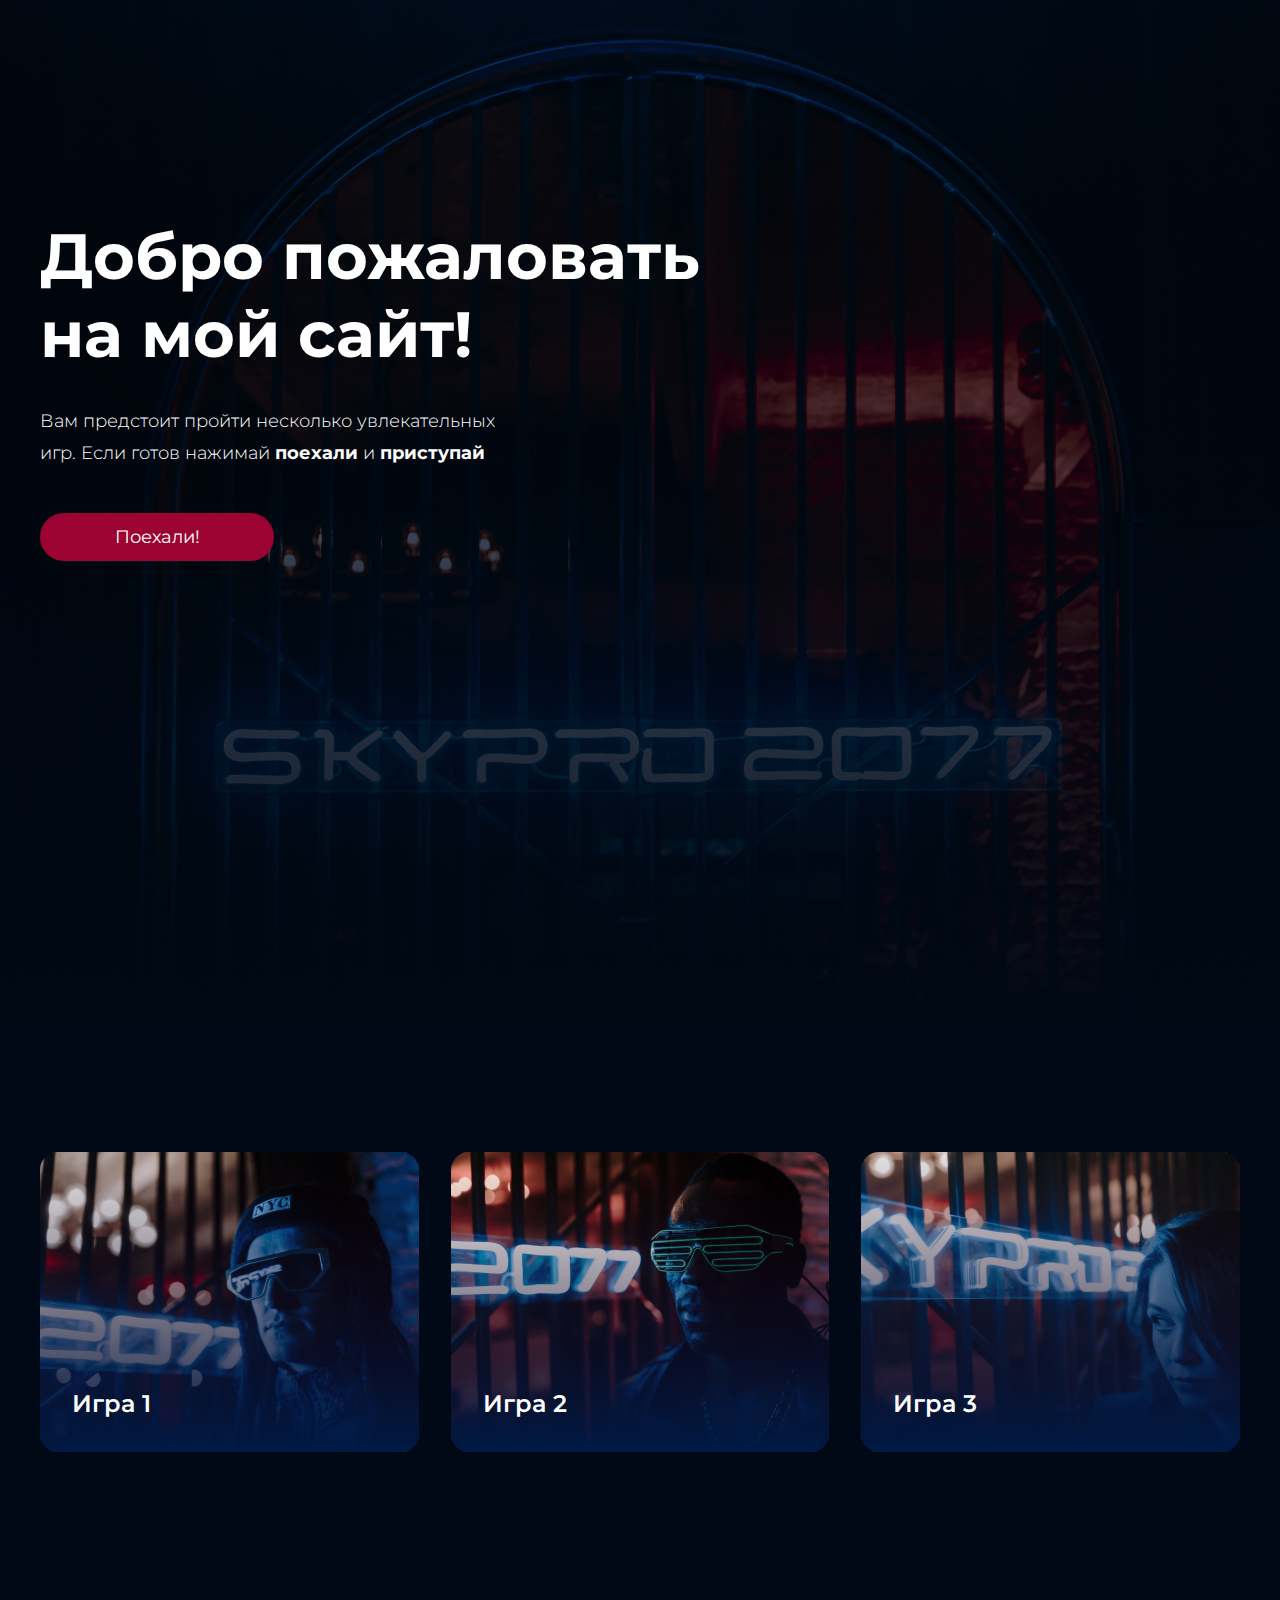
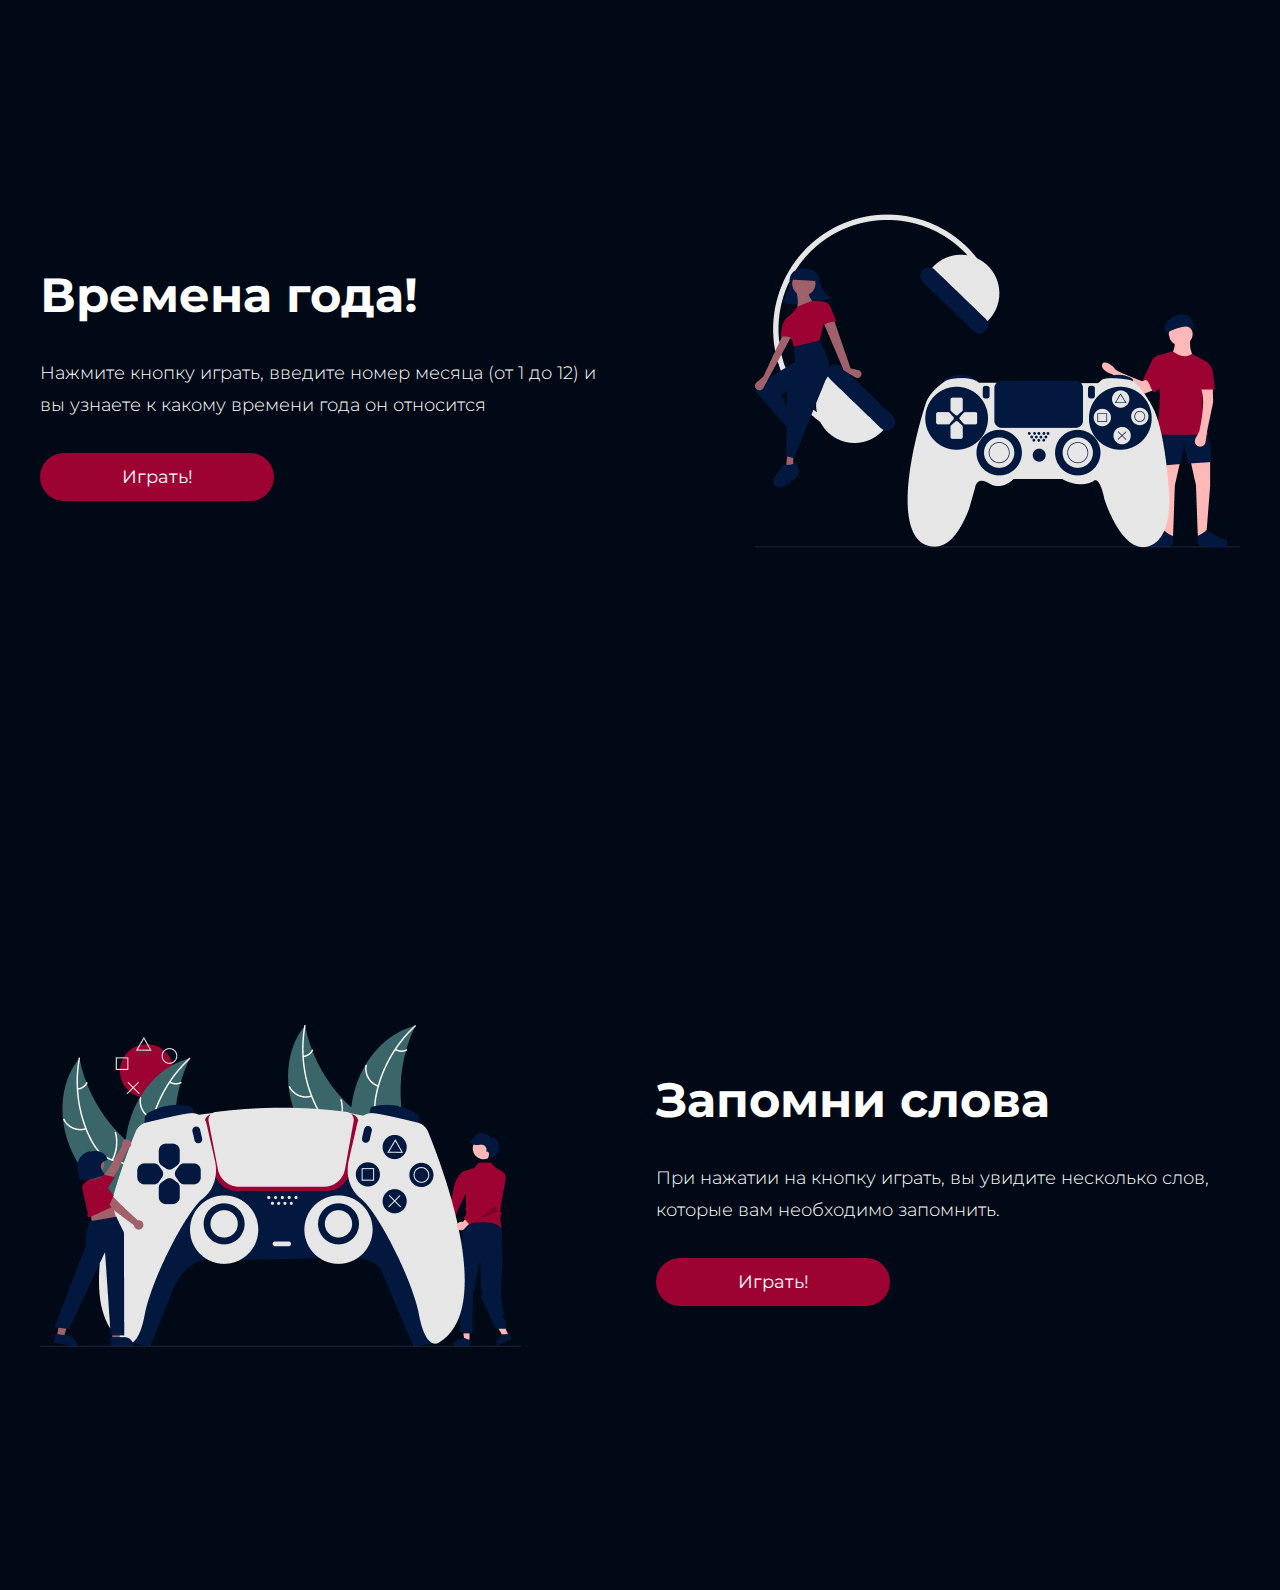
<file: index.html>
<!DOCTYPE html>
<html lang="en">

<head>
    <meta charset="UTF-8">
    <meta http-equiv="X-UA-Compatible" content="IE=edge">
    <meta name="viewport" content="width=device-width, initial-scale=1.0">
    <title>Добро пожаловать на мой сайт!</title>
    <link rel="preconnect" href="https://fonts.googleapis.com">
    <link rel="preconnect" href="https://fonts.gstatic.com" crossorigin="">
    <link href="https://fonts.googleapis.com/css2?family=Montserrat:wght@300;400;600;700&amp;display=swap"
        rel="stylesheet">
    <link rel="stylesheet" href="style.css">
</head>

<body>
    <div class="top center">
        <section class="top__content">
            <h1 class="title">Добро пожаловать на мой сайт!</h1>
            <p class="top__text">Вам предстоит пройти несколько увлекательных игр. Если готов нажимай <span>поехали</span> и <span>приступай</span></p>
            <form action="#">
                <button class="top__button">Поехали!</button>
            </form>
        </section>
    </div>
    <section class="game center">
        <div class="game__content">
            <div class="game__item game__item_1">
                <a class="game__link" href="#"></a>
                <h3 class="game__title">Игра 1</h3>
            </div>
            <div class="game__item game__item_2">
                <a class="game__link" href="#"></a>
                <h3 class="game__title">Игра 2</h3>
            </div>
            <div class="game__item game__item_3">
                <a class="game__link" href="#"></a>
                <h3 class="game__title">Игра 3</h3>
            </div>
        </div>
    </section>
    <section class="played-games played-games_1 center">
        <div class="played-games__card">
            <div class="game-card">
                <div class="game-card__description">
                    <h2 class="game-card__title">Времена года!</h2>
                    <p class="game-card__text">Нажмите кнопку играть, введите номер месяца (от 1 до 12) и вы узнаете к какому времени года он относится</p>
                    <form>
                        <button class="game-card__button" onclick="getSeason()">Играть!</button>
                    </form>
                </div>
                <div class="game-card__img game-card__img_1">
                    <img src="img/seasons.png" alt="Времена года!">
                </div>                
            </div>
        </div>
    </section>
    <section class="played-games played-games_2 center">
        <div class="played-games__card">
            <div class="game-card">
                <div class="game-card__img game-card__img_2">
                    <img src="img/remember-words.png" alt="Запомни слова">
                </div>
                <div class="game-card__description">
                    <h2 class="game-card__title">Запомни слова</h2>
                    <p class="game-card__text">При нажатии на кнопку играть, вы увидите несколько слов, которые вам необходимо запомнить.</p>
                    <form>
                        <button class="game-card__button" onclick="rememberWords()">Играть!</button>
                    </form>
                </div>                                
            </div>
        </div>
    </section>    
    <script>
        function getSeason() {
            let monthNumber = Number(prompt("Введите номер месяца (от 1 до 12)"));

            if (monthNumber === 12 || monthNumber >= 1 && monthNumber <= 2) {
                alert("Зима");
            } else if (monthNumber >= 3 && monthNumber <= 5) {
                alert("Весна");
            } else if (monthNumber >= 6 && monthNumber <= 8) {
                alert("Лето");
            } else if (monthNumber >= 9 && monthNumber <= 11) {
                alert("Осень");
            } else {
                alert("Такого месяца не существует!");
            }
        }

        function rememberWords() {

            let words = ['Яблоко', 'Груша', 'Дыня', 'Виноград', 'Персик', 'Апельсин', 'Мандарин'];
            words.sort(() => Math.random() - 0.5);
            alert(words.join(', '));

            let firstWord = prompt("Чему равнялся первый элемент массива?");
            let lastWord = prompt("Чему равнялся последний элемент массива?");

            if (firstWord === words[0].toLowerCase() && lastWord === words[words.length-1].toLowerCase()) {
                alert("Поздравляем, Вы угадали оба элемента!");
            } else if (firstWord === words[0].toLowerCase() || lastWord === words[words.length-1].toLowerCase()) {
                alert("Вы были близки к победе!");
            } else {
                alert("Вы не угадали ни одного элемента.");
            }
        }
    </script>
</body>

</html>
</file>
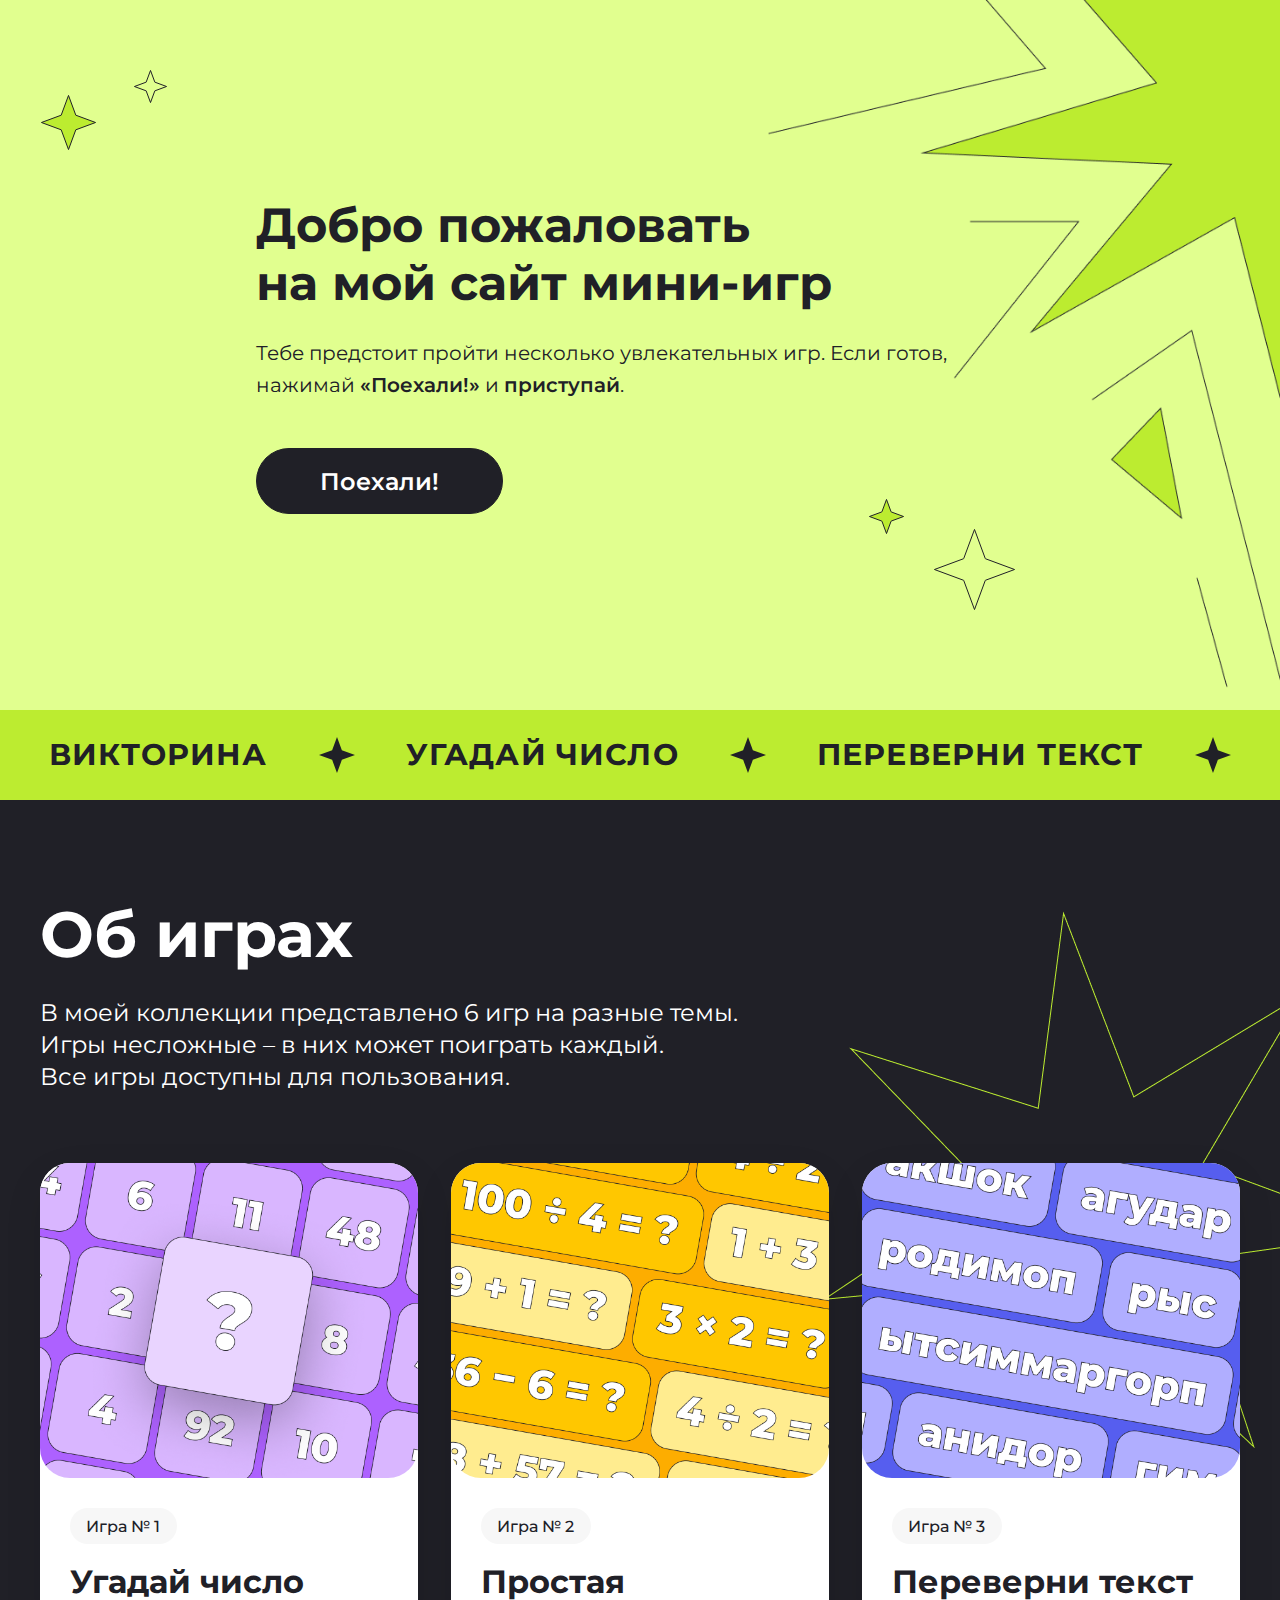
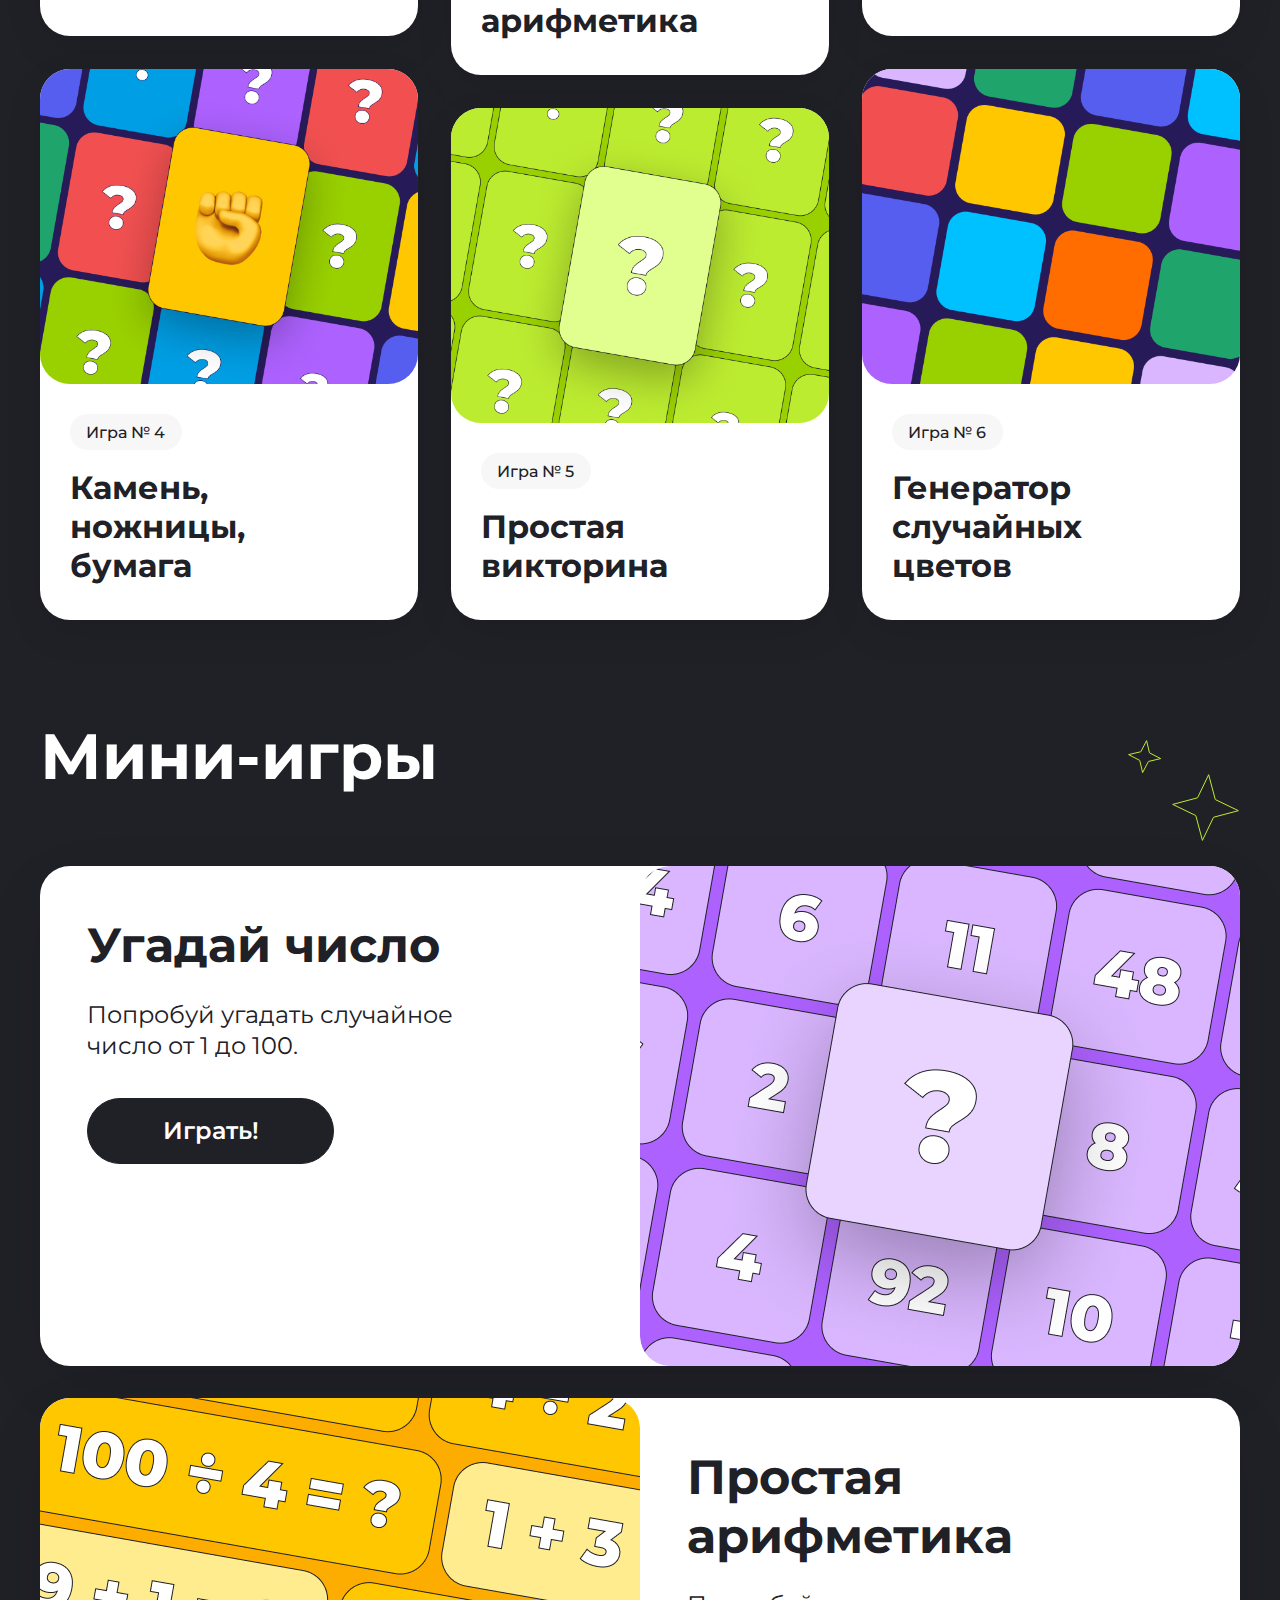
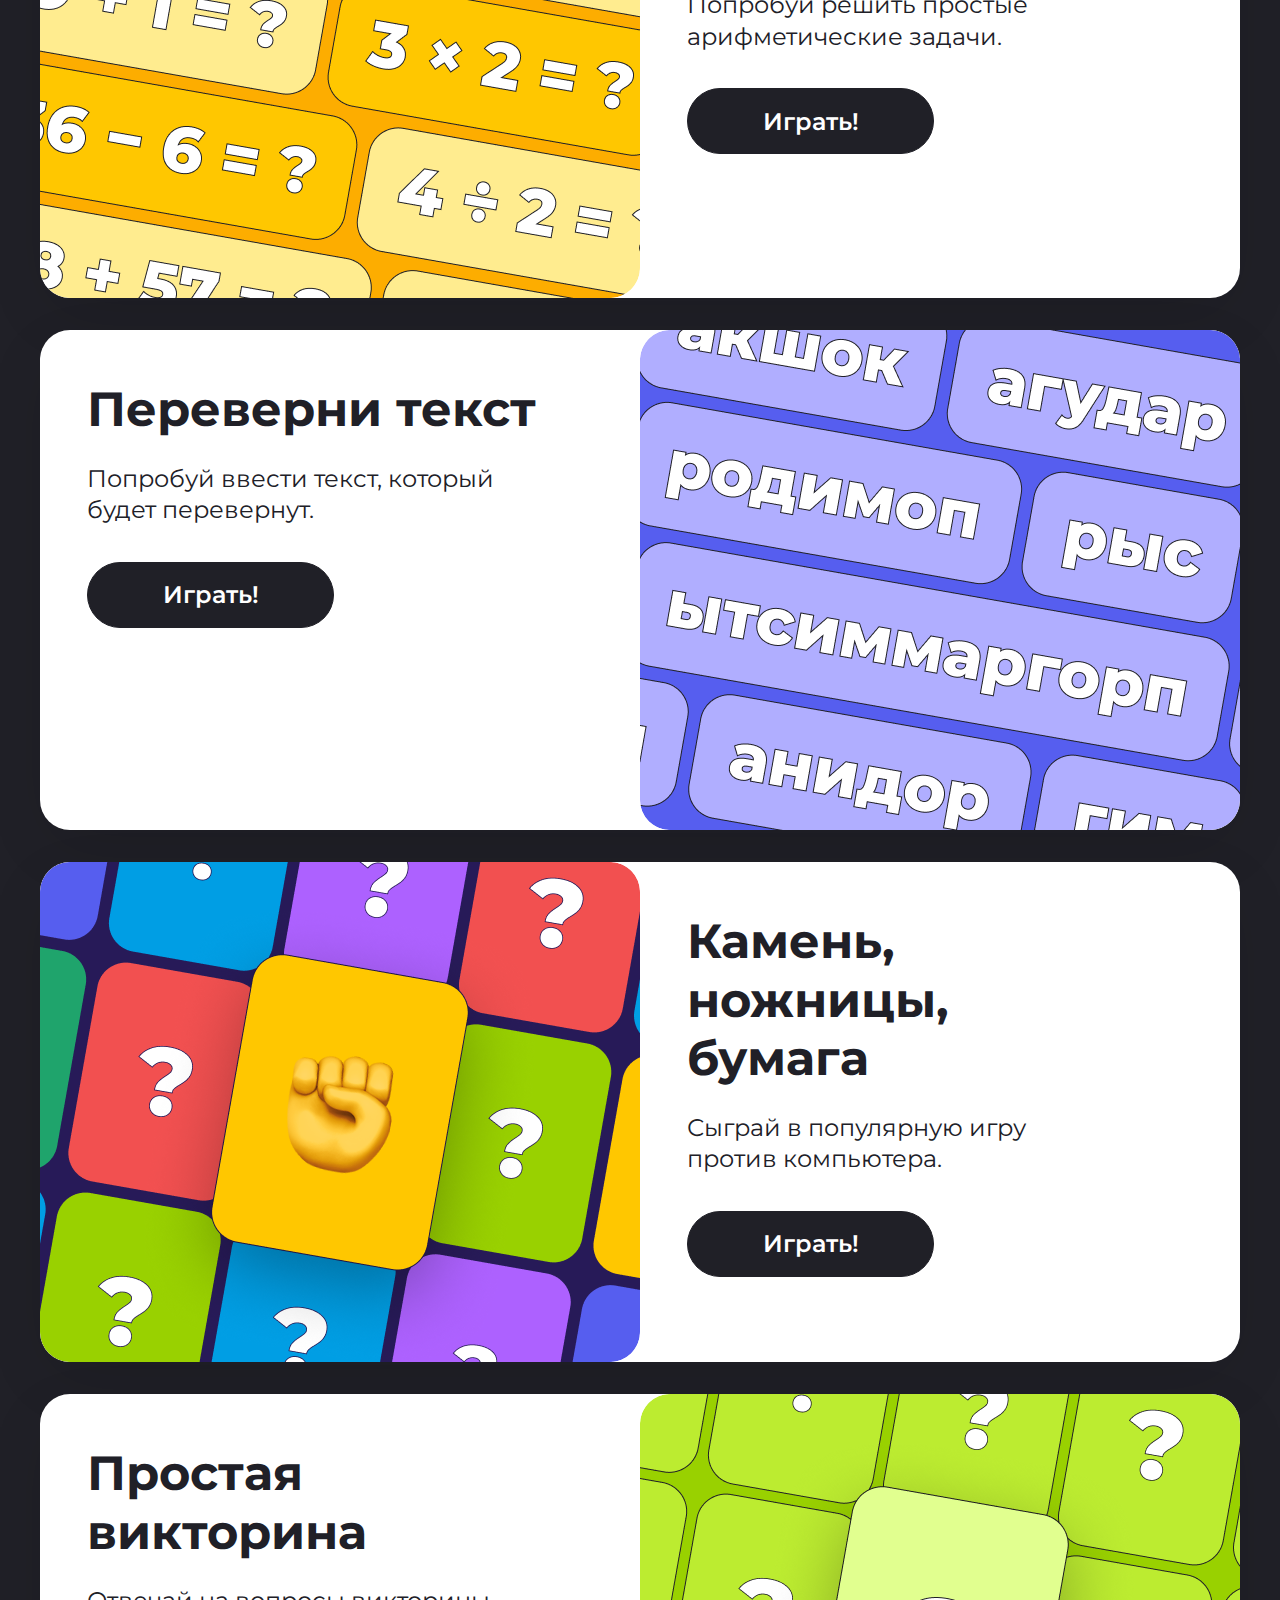
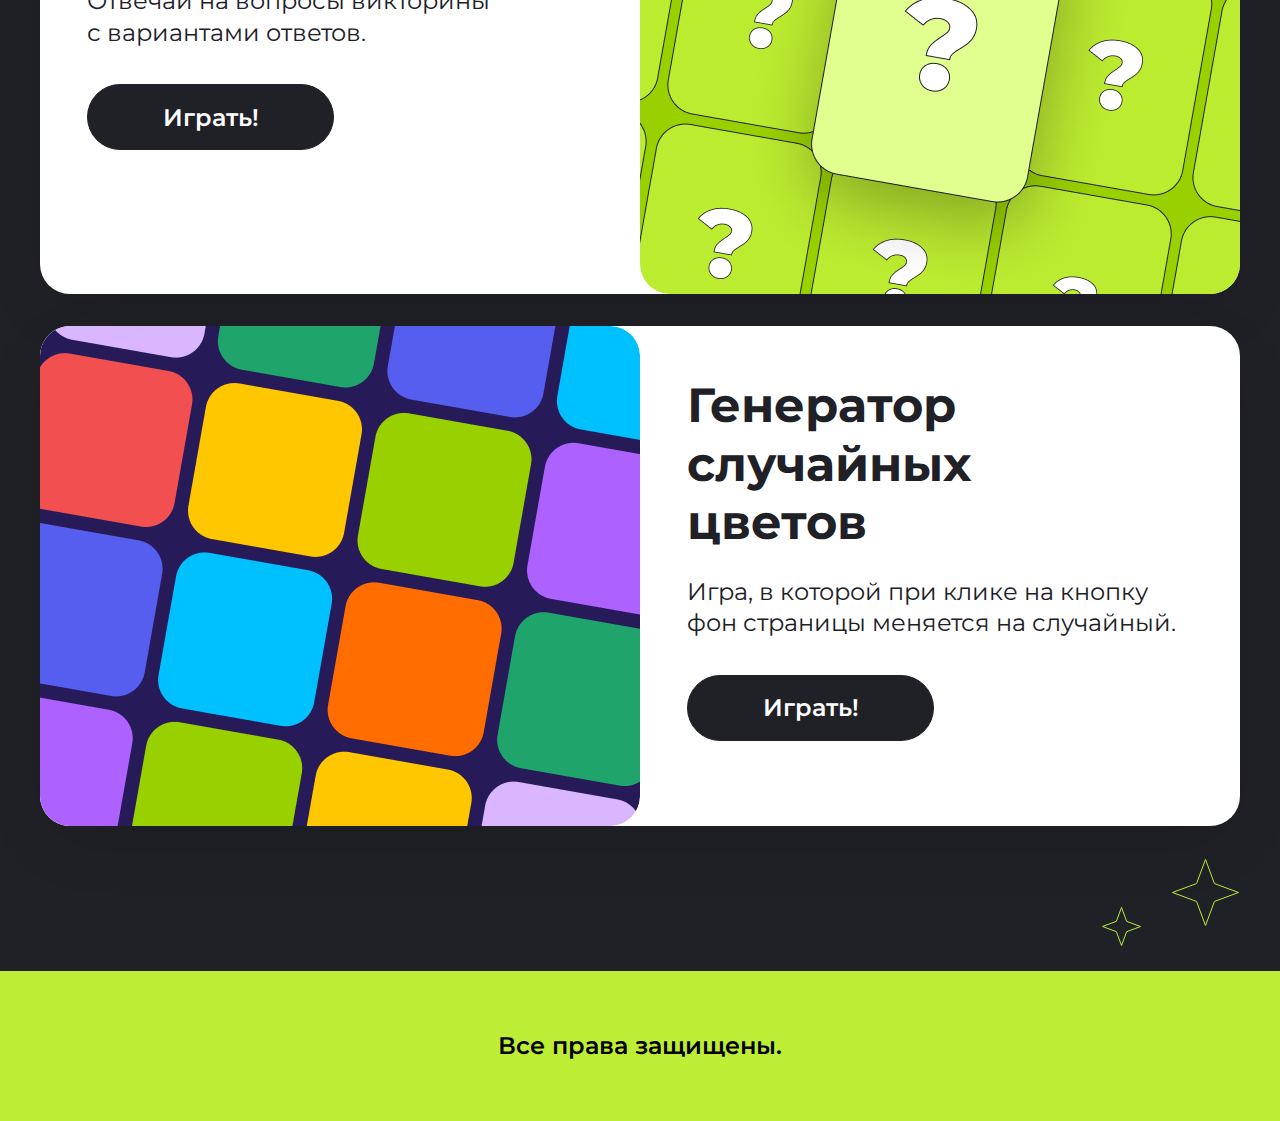
<file: Homework1/index.html>
<!DOCTYPE html>
<html lang="ru">

<head>
    <meta charset="UTF-8">
    <meta http-equiv="X-UA-Compatible" content="IE=edge">
    <meta name="viewport" content="width=device-width, initial-scale=1.0">
    <title>Добро пожаловать на мой сайт мини-игр!</title>
    <link rel="icon" type="image/svg+xml" href="favicon.svg">
    <link rel="preconnect" href="https://fonts.googleapis.com">
    <link rel="preconnect" href="https://fonts.gstatic.com" crossorigin="">
    <link href="https://fonts.googleapis.com/css2?family=Montserrat:wght@400;500;600;700&amp;display=swap"
        rel="stylesheet">
    <link rel="stylesheet" href="style.css">
</head>

<body>
    <div class="top center">
        <div class="container">
            <div class="top__stars top__stars_top">
                <div class="star-small">
                    <svg width="35" height="35" viewBox="0 0 35 35" fill="none" xmlns="http://www.w3.org/2000/svg">
                        <path
                            d="M21.7578 12.9473L21.8379 13.1621L22.0527 13.2422L33.5586 17.5L22.0527 21.7578L21.8379 21.8379L21.7578 22.0527L17.5 33.5586L13.2422 22.0527L13.1621 21.8379L12.9473 21.7578L1.44043 17.5L12.9473 13.2422L13.1621 13.1621L13.2422 12.9473L17.5 1.44043L21.7578 12.9473Z"
                            stroke="#202027" />
                    </svg>
                </div>
                <div class="star-big">
                    <svg width="57" height="57" viewBox="0 0 57 57" fill="none" xmlns="http://www.w3.org/2000/svg">
                        <path
                            d="M35.7285 20.9756L35.8086 21.1914L36.0244 21.2715L55.5586 28.5L36.0244 35.7285L35.8086 35.8086L35.7285 36.0244L28.5 55.5586L21.2715 36.0244L21.1914 35.8086L20.9756 35.7285L1.44043 28.5L20.9756 21.2715L21.1914 21.1914L21.2715 20.9756L28.5 1.44043L35.7285 20.9756Z"
                            stroke="#202027" />
                    </svg>
                </div>
            </div>
            <section class="top__content">
                <h1 class="top__title">Добро пожаловать <br>на мой сайт мини-игр</h1>
                <p class="top__text">Тебе предстоит пройти несколько увлекательных игр. Если готов, нажимай
                    <span>«Поехали!»</span> и <span>приступай</span>.
                </p>
                <a href="#games" class="top__button">Поехали!</a>
            </section>
            <div class="top__stars top__stars_bottom">
                <div class="star-small">
                    <svg width="37" height="37" viewBox="0 0 37 37" fill="none" xmlns="http://www.w3.org/2000/svg">
                        <path
                            d="M23.0273 13.6768L23.1074 13.8926L23.3232 13.9727L35.5586 18.5L23.3232 23.0273L23.1074 23.1074L23.0273 23.3232L18.5 35.5586L13.9727 23.3232L13.8926 23.1074L13.6768 23.0273L1.44043 18.5L13.6768 13.9727L13.8926 13.8926L13.9727 13.6768L18.5 1.44043L23.0273 13.6768Z"
                            stroke="#202027" />
                    </svg>
                </div>
                <div class="star-big">
                    <svg width="83" height="83" viewBox="0 0 83 83" fill="none" xmlns="http://www.w3.org/2000/svg">
                        <path
                            d="M52.2402 30.4648L52.3193 30.6807L52.5352 30.7598L81.5586 41.5L52.5352 52.2402L52.3193 52.3193L52.2402 52.5352L41.5 81.5586L30.7598 52.5352L30.6807 52.3193L30.4648 52.2402L1.44043 41.5L30.4648 30.7598L30.6807 30.6807L30.7598 30.4648L41.5 1.44043L52.2402 30.4648Z"
                            stroke="#202027" />
                    </svg>
                </div>
            </div>
        </div>
    </div>
    <nav>
        <a href="#">Викторина</a>
        <a href="#">Угадай число</a>
        <a href="#">Переверни текст</a>
        <a href="#">Простая арифметика</a>
        <a href="#">Камень, ножницы, бумага</a>
        <a href="#">Генератор случайных цветов</a>
    </nav>
    <main id="games">
        <section class="game container">
            <div class="game__content">
                <div class="game__stars">
                    <div class="star-small">
                        <svg width="32" height="32" viewBox="0 0 32 32" fill="none" xmlns="http://www.w3.org/2000/svg">
                            <path
                                d="M20.2172 12.4036L20.2765 12.6251L20.4838 12.7253L30.2506 17.4364L19.7693 20.2177L19.5469 20.2769L19.4467 20.4841L14.7346 30.2509L11.9543 19.7697L11.895 19.5472L11.6888 19.4471L1.92109 14.7349L12.4032 11.9547L12.6247 11.8954L12.7248 11.6891L17.4361 1.92137L20.2172 12.4036Z"
                                stroke="#BCEC30" />
                        </svg>
                    </div>
                    <div class="star-big">
                        <svg width="55" height="55" viewBox="0 0 55 55" fill="none" xmlns="http://www.w3.org/2000/svg">
                            <path
                                d="M35.3232 21.2557L35.3825 21.4782L35.5898 21.5774L53.5074 30.2216L34.279 35.3236L34.0565 35.3829L33.9563 35.5901L25.3121 53.5077L20.2101 34.2793L20.1518 34.0569L19.9446 33.9567L2.02605 25.3124L21.2554 20.2105L21.4778 20.1522L21.577 19.9449L30.2213 2.02636L35.3232 21.2557Z"
                                stroke="#BCEC30" />
                        </svg>
                    </div>
                </div>
                <h2>Об играх</h2>
                <div class="game__text">
                    <p>В моей коллекции представлено 6 игр на разные темы.</p>
                    <p>Игры несложные – в них может поиграть каждый.</p>
                    <p>Все игры доступны для пользования.</p>
                </div>
                <div class="game__wrapper">
                    <div class="game__item game__item_1">
                        <a href="#game-1" class="game__link"></a>
                        <img src="images/game-1.png" alt="Игра № 1: Угадай число">
                        <div class="game__details">
                            <p class="game__number">Игра № 1</p>
                            <p class="game__title">Угадай число</p>
                        </div>
                    </div>
                    <div class="game__item game__item_2">
                        <a href="#game-2" class="game__link"></a>
                        <img src="images/game-2.png" alt="Игра № 2: Простая арифметика">
                        <div class="game__details">
                            <p class="game__number">Игра № 2</p>
                            <p class="game__title">Простая арифметика</p>
                        </div>
                    </div>
                    <div class="game__item game__item_3">
                        <a href="#game-3" class="game__link"></a>
                        <img src="images/game-3.png" alt="Игра № 3: Переверни текст">
                        <div class="game__details">
                            <p class="game__number">Игра № 3</p>
                            <p class="game__title">Переверни текст</p>
                        </div>
                    </div>
                    <div class="game__item game__item_4">
                        <a href="#game-4" class="game__link"></a>
                        <img src="images/game-4.png" alt="Игра № 4: Камень, ножницы, бумага">
                        <div class="game__details">
                            <p class="game__number">Игра № 4</p>
                            <p class="game__title">Камень, <br>ножницы, <br>бумага</p>
                        </div>
                    </div>
                    <div class="game__item game__item_5">
                        <a href="#game-5" class="game__link"></a>
                        <img src="images/game-5.png" alt="Игра № 5: Простая викторина">
                        <div class="game__details">
                            <p class="game__number">Игра № 5</p>
                            <p class="game__title">Простая викторина</p>
                        </div>
                    </div>
                    <div class="game__item game__item_6">
                        <a href="#game-6" class="game__link"></a>
                        <img src="images/game-6.png" alt="Игра № 6: Генератор случайных цветов">
                        <div class="game__details">
                            <p class="game__number">Игра № 6</p>
                            <p class="game__title">Генератор <br>случайных <br>цветов</p>
                        </div>
                    </div>
                </div>
            </div>
        </section>
        <article class="mini-game container">
            <div class="mini-game__content">
                <div class="mini-game__stars mini-game__stars_top">
                    <div class="star-small">
                        <svg width="36" height="36" viewBox="0 0 36 36" fill="none" xmlns="http://www.w3.org/2000/svg">
                            <path
                                d="M22.4144 13.5956L22.4673 13.8196L22.6716 13.9257L33.6135 19.5949L21.6166 22.4141L21.3925 22.4669L21.2864 22.6712L15.6163 33.6131L12.798 21.6163L12.7452 21.3922L12.5409 21.2861L1.5981 15.6159L13.5959 12.7977L13.8199 12.7449L13.926 12.5406L19.5953 1.59767L22.4144 13.5956Z"
                                stroke="#BCEC30" />
                        </svg>
                    </div>
                    <div class="star-big">
                        <svg width="69" height="69" viewBox="0 0 69 69" fill="none" xmlns="http://www.w3.org/2000/svg">
                            <path
                                d="M44.2013 26.2972L44.2596 26.5196L44.4668 26.6198L67.3851 37.6754L42.7902 44.2012L42.5679 44.2594L42.4687 44.4667L31.4121 67.3849L24.8873 42.7902L24.8281 42.5677L24.6207 42.4685L1.70255 31.4119L26.2973 24.8871L26.5197 24.8279L26.6199 24.6207L37.6755 1.70241L44.2013 26.2972Z"
                                stroke="#BCEC30" />
                        </svg>
                    </div>
                </div>
                <div class="mini-game__stars mini-game__stars_bottom">
                    <div class="star-small">
                        <svg width="41" height="41" viewBox="0 0 41 41" fill="none" xmlns="http://www.w3.org/2000/svg">
                            <path
                                d="M25.5684 15.1367L25.6475 15.3525L25.8633 15.4316L39.5586 20.5L25.8633 25.5684L25.6475 25.6475L25.5684 25.8633L20.5 39.5586L15.4316 25.8633L15.3525 25.6475L15.1367 25.5684L1.44043 20.5L15.1367 15.4316L15.3525 15.3525L15.4316 15.1367L20.5 1.44043L25.5684 15.1367Z"
                                stroke="#BCEC30" />
                        </svg>
                    </div>
                    <div class="star-big">
                        <svg width="69" height="69" viewBox="0 0 69 69" fill="none" xmlns="http://www.w3.org/2000/svg">
                            <path
                                d="M43.3496 25.3555L43.4287 25.5713L43.6445 25.6504L67.5586 34.5L43.6445 43.3496L43.4287 43.4287L43.3496 43.6445L34.5 67.5586L25.6504 43.6445L25.5713 43.4287L25.3555 43.3496L1.44043 34.5L25.3555 25.6504L25.5713 25.5713L25.6504 25.3555L34.5 1.44043L43.3496 25.3555Z"
                                stroke="#BCEC30" />
                        </svg>
                    </div>
                </div>
                <h2>Мини-игры</h2>
                <div class="mini-game__wrapper">
                    <article class="mini-game__item mini-game__item_even" id="game-1">
                        <div class="mini-game__img">
                            <img src="images/game-1.png" alt="Угадай число">
                        </div>
                        <div class="mini-game__details">
                            <h4 class="mini-game__title">Угадай число</h4>
                            <p class="mini-game__text">Попробуй угадать случайное <br>число от 1 до 100.</p>
                            <form>
                                <button class="mini-game__button">Играть!</button>
                            </form>
                        </div>
                    </article>
                    <article class="mini-game__item mini-game__item_odd" id="game-2">
                        <div class="mini-game__img">
                            <img src="images/game-2.png" alt="Простая арифметика">
                        </div>
                        <div class="mini-game__details">
                            <h4 class="mini-game__title">Простая арифметика</h4>
                            <p class="mini-game__text">Попробуй решить простые арифметические задачи.</p>
                            <form>
                                <button class="mini-game__button">Играть!</button>
                            </form>
                        </div>
                    </article>
                    <article class="mini-game__item mini-game__item_even" id="game-3">
                        <div class="mini-game__img">
                            <img src="images/game-3.png" alt="Переверни текст">
                        </div>
                        <div class="mini-game__details">
                            <h4 class="mini-game__title">Переверни текст</h4>
                            <p class="mini-game__text">Попробуй ввести текст, который <br>будет перевернут.</p>
                            <form>
                                <button class="mini-game__button">Играть!</button>
                            </form>
                        </div>
                    </article>
                    <article class="mini-game__item mini-game__item_odd" id="game-4">
                        <div class="mini-game__img">
                            <img src="images/game-4.png" alt="Камень, ножницы, бумага">
                        </div>
                        <div class="mini-game__details">
                            <h4 class="mini-game__title">Камень, <br>ножницы, <br>бумага</h4>
                            <p class="mini-game__text">Сыграй в популярную игру <br>против компьютера.</p>
                            <form>
                                <button class="mini-game__button">Играть!</button>
                            </form>
                        </div>
                    </article>
                    <article class="mini-game__item mini-game__item_even" id="game-5">
                        <div class="mini-game__img">
                            <img src="images/game-5.png" alt="Простая викторина">
                        </div>
                        <div class="mini-game__details">
                            <h4 class="mini-game__title">Простая <br>викторина</h4>
                            <p class="mini-game__text">Отвечай на вопросы викторины <br>с вариантами ответов.</p>
                            <form>
                                <button class="mini-game__button">Играть!</button>
                            </form>
                        </div>
                    </article>
                    <article class="mini-game__item mini-game__item_odd" id="game-6">
                        <div class="mini-game__img">
                            <img src="images/game-6.png" alt="Генератор случайных цветов">
                        </div>
                        <div class="mini-game__details">
                            <h4 class="mini-game__title">Генератор <br>случайных <br>цветов</h4>
                            <p class="mini-game__text">Игра, в которой при клике на кнопку фон страницы меняется на
                                случайный.</p>
                            <form>
                                <button class="mini-game__button">Играть!</button>
                            </form>
                        </div>
                    </article>
                </div>
            </div>
        </article>
    </main>
    <footer>
        <div class="container">
            <p>Все права защищены.</p>
        </div>
    </footer>
</body>

</html>
</file>
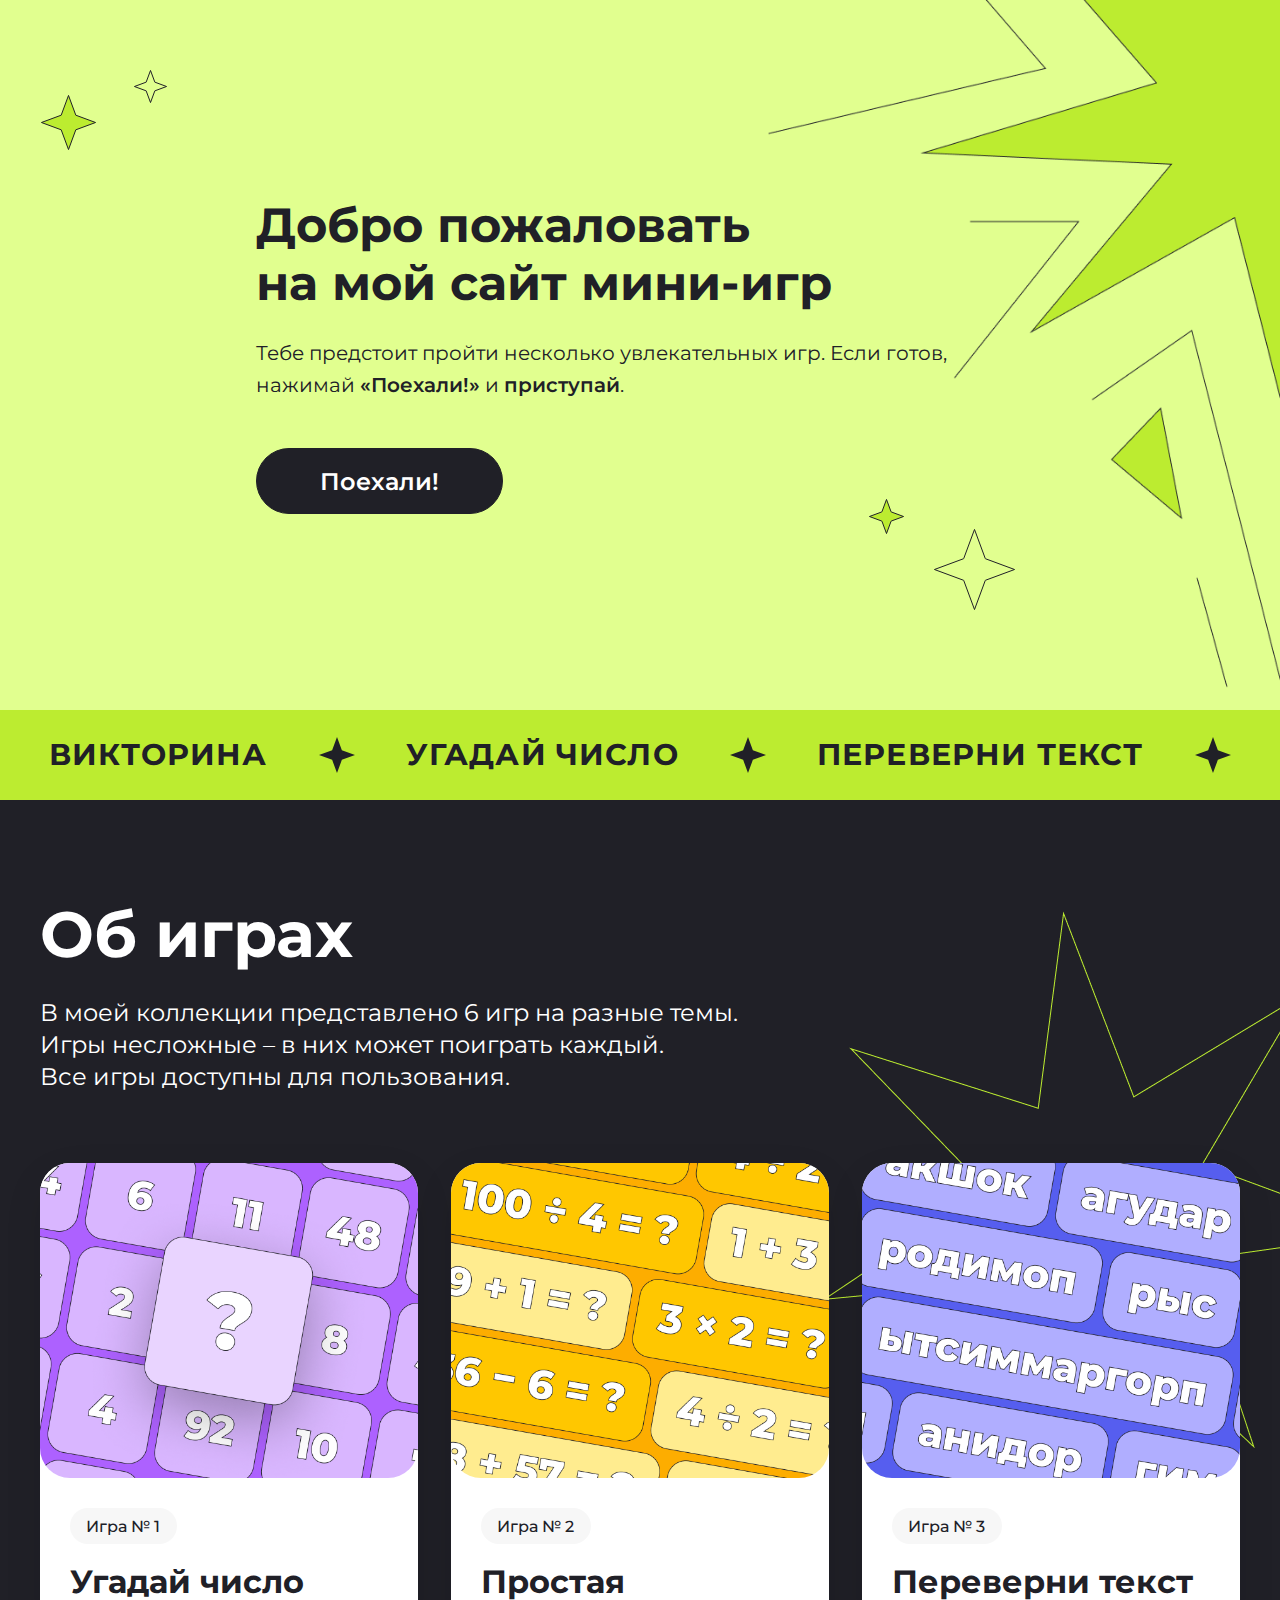
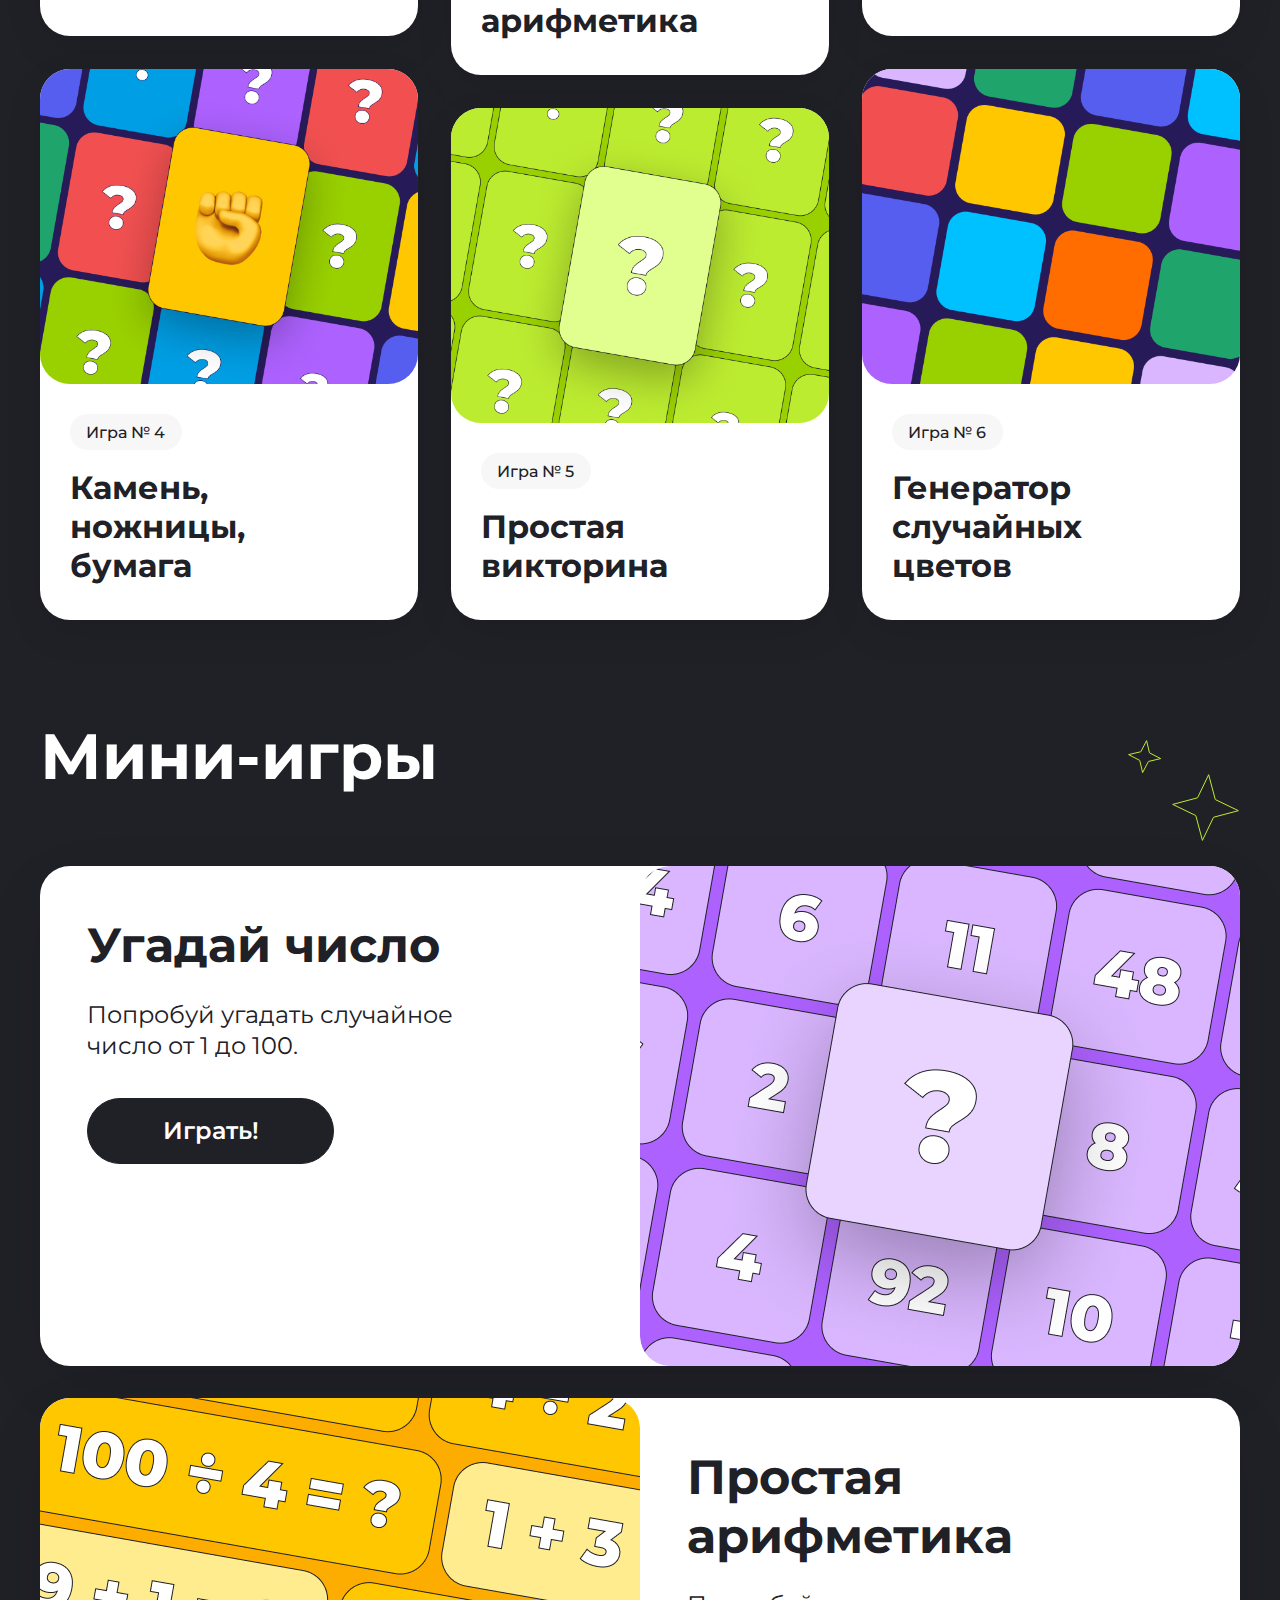
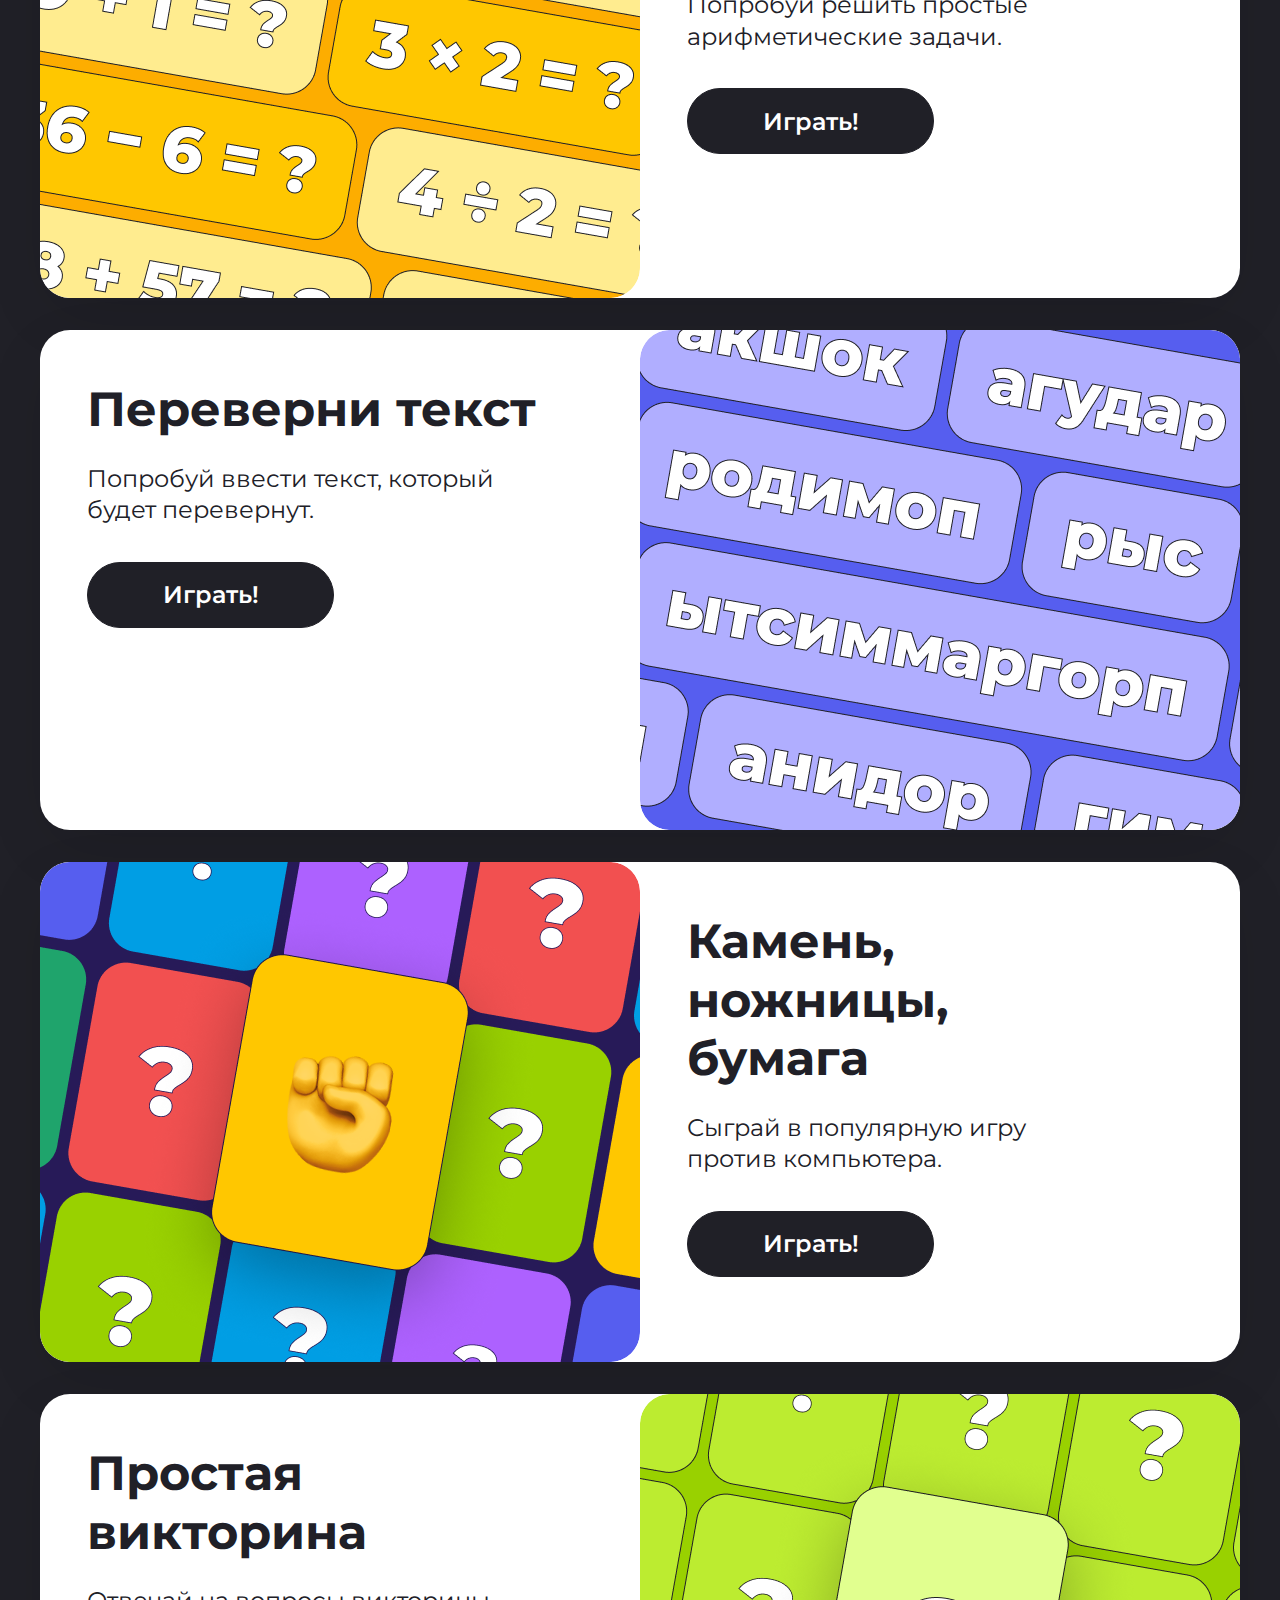
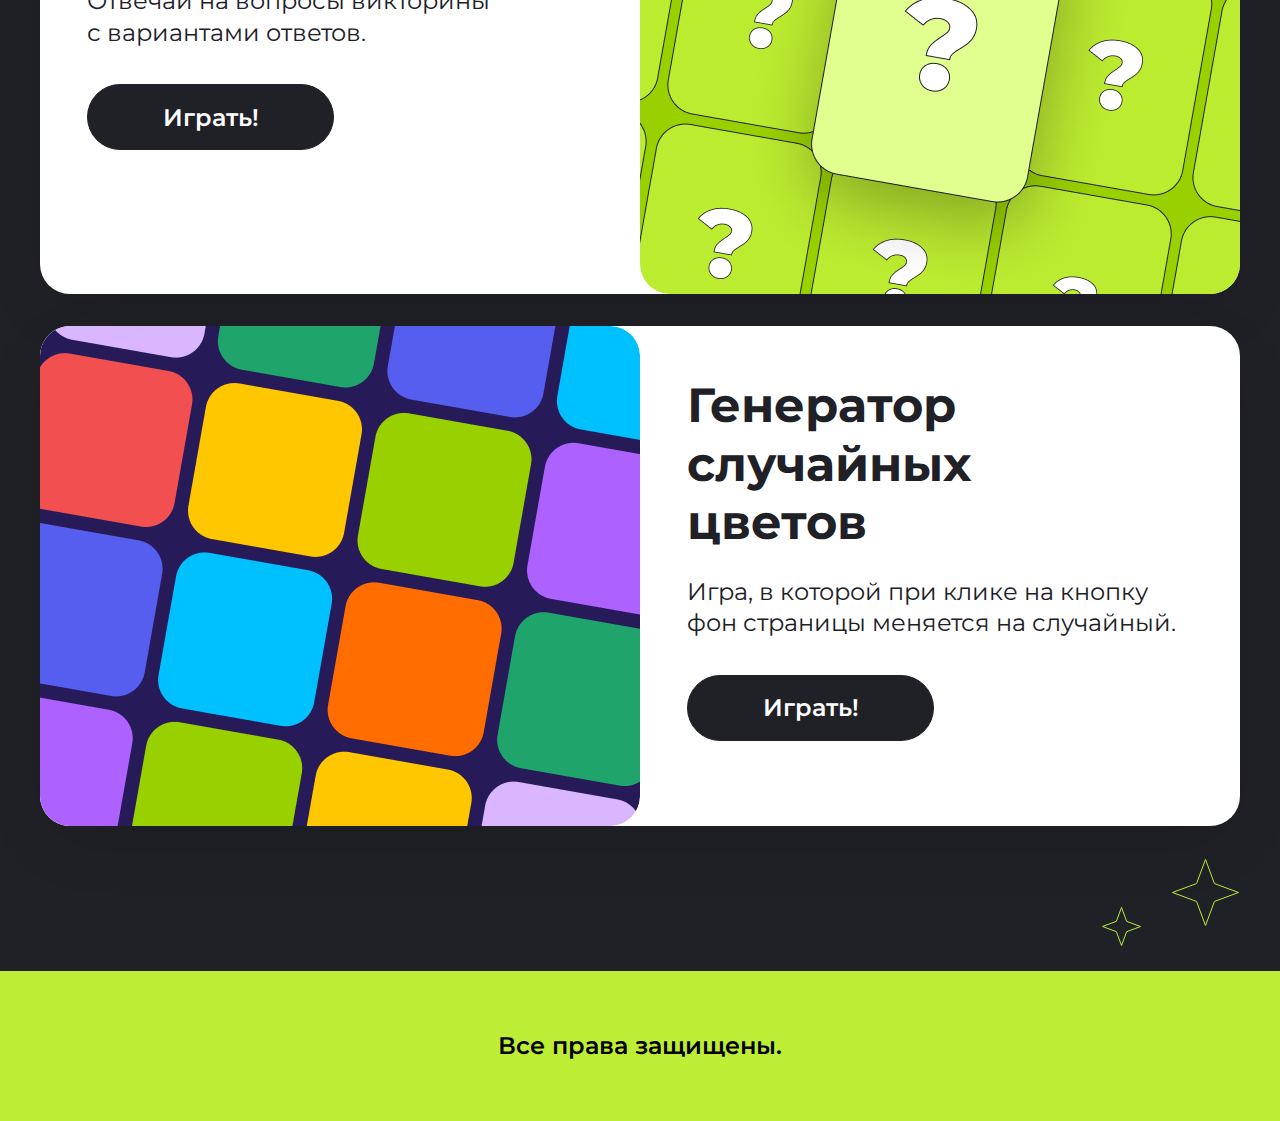
<file: Homework5/index.html>
<!DOCTYPE html>
<html lang="ru">

<head>
    <meta charset="UTF-8">
    <meta http-equiv="X-UA-Compatible" content="IE=edge">
    <meta name="viewport" content="width=device-width, initial-scale=1.0">
    <title>Добро пожаловать на мой сайт мини-игр!</title>
    <link rel="icon" type="image/svg+xml" href="favicon.svg">
    <link rel="preconnect" href="https://fonts.googleapis.com">
    <link rel="preconnect" href="https://fonts.gstatic.com" crossorigin="">
    <link href="https://fonts.googleapis.com/css2?family=Montserrat:wght@400;500;600;700&amp;display=swap"
        rel="stylesheet">
    <link rel="stylesheet" href="style.css">
</head>

<body>
    <div class="top center">
        <div class="container">
            <div class="top__stars top__stars_top">
                <div class="star-small">
                    <svg width="35" height="35" viewBox="0 0 35 35" fill="none" xmlns="http://www.w3.org/2000/svg">
                        <path
                            d="M21.7578 12.9473L21.8379 13.1621L22.0527 13.2422L33.5586 17.5L22.0527 21.7578L21.8379 21.8379L21.7578 22.0527L17.5 33.5586L13.2422 22.0527L13.1621 21.8379L12.9473 21.7578L1.44043 17.5L12.9473 13.2422L13.1621 13.1621L13.2422 12.9473L17.5 1.44043L21.7578 12.9473Z"
                            stroke="#202027" />
                    </svg>
                </div>
                <div class="star-big">
                    <svg width="57" height="57" viewBox="0 0 57 57" fill="none" xmlns="http://www.w3.org/2000/svg">
                        <path
                            d="M35.7285 20.9756L35.8086 21.1914L36.0244 21.2715L55.5586 28.5L36.0244 35.7285L35.8086 35.8086L35.7285 36.0244L28.5 55.5586L21.2715 36.0244L21.1914 35.8086L20.9756 35.7285L1.44043 28.5L20.9756 21.2715L21.1914 21.1914L21.2715 20.9756L28.5 1.44043L35.7285 20.9756Z"
                            stroke="#202027" />
                    </svg>
                </div>
            </div>
            <section class="top__content">
                <h1 class="top__title">Добро пожаловать <br>на мой сайт мини-игр</h1>
                <p class="top__text">Тебе предстоит пройти несколько увлекательных игр. Если готов, нажимай
                    <span>«Поехали!»</span> и <span>приступай</span>.
                </p>
                <a href="#games" class="top__button">Поехали!</a>
            </section>
            <div class="top__stars top__stars_bottom">
                <div class="star-small">
                    <svg width="37" height="37" viewBox="0 0 37 37" fill="none" xmlns="http://www.w3.org/2000/svg">
                        <path
                            d="M23.0273 13.6768L23.1074 13.8926L23.3232 13.9727L35.5586 18.5L23.3232 23.0273L23.1074 23.1074L23.0273 23.3232L18.5 35.5586L13.9727 23.3232L13.8926 23.1074L13.6768 23.0273L1.44043 18.5L13.6768 13.9727L13.8926 13.8926L13.9727 13.6768L18.5 1.44043L23.0273 13.6768Z"
                            stroke="#202027" />
                    </svg>
                </div>
                <div class="star-big">
                    <svg width="83" height="83" viewBox="0 0 83 83" fill="none" xmlns="http://www.w3.org/2000/svg">
                        <path
                            d="M52.2402 30.4648L52.3193 30.6807L52.5352 30.7598L81.5586 41.5L52.5352 52.2402L52.3193 52.3193L52.2402 52.5352L41.5 81.5586L30.7598 52.5352L30.6807 52.3193L30.4648 52.2402L1.44043 41.5L30.4648 30.7598L30.6807 30.6807L30.7598 30.4648L41.5 1.44043L52.2402 30.4648Z"
                            stroke="#202027" />
                    </svg>
                </div>
            </div>
        </div>
    </div>
    <nav>
        <a href="#">Викторина</a>
        <a href="#">Угадай число</a>
        <a href="#">Переверни текст</a>
        <a href="#">Простая арифметика</a>
        <a href="#">Камень, ножницы, бумага</a>
        <a href="#">Генератор случайных цветов</a>
    </nav>
    <main id="games">
        <section class="game container">
            <div class="game__content">
                <div class="game__stars">
                    <div class="star-small">
                        <svg width="32" height="32" viewBox="0 0 32 32" fill="none" xmlns="http://www.w3.org/2000/svg">
                            <path
                                d="M20.2172 12.4036L20.2765 12.6251L20.4838 12.7253L30.2506 17.4364L19.7693 20.2177L19.5469 20.2769L19.4467 20.4841L14.7346 30.2509L11.9543 19.7697L11.895 19.5472L11.6888 19.4471L1.92109 14.7349L12.4032 11.9547L12.6247 11.8954L12.7248 11.6891L17.4361 1.92137L20.2172 12.4036Z"
                                stroke="#BCEC30" />
                        </svg>
                    </div>
                    <div class="star-big">
                        <svg width="55" height="55" viewBox="0 0 55 55" fill="none" xmlns="http://www.w3.org/2000/svg">
                            <path
                                d="M35.3232 21.2557L35.3825 21.4782L35.5898 21.5774L53.5074 30.2216L34.279 35.3236L34.0565 35.3829L33.9563 35.5901L25.3121 53.5077L20.2101 34.2793L20.1518 34.0569L19.9446 33.9567L2.02605 25.3124L21.2554 20.2105L21.4778 20.1522L21.577 19.9449L30.2213 2.02636L35.3232 21.2557Z"
                                stroke="#BCEC30" />
                        </svg>
                    </div>
                </div>
                <h2>Об играх</h2>
                <div class="game__text">
                    <p>В моей коллекции представлено 6 игр на разные темы.</p>
                    <p>Игры несложные – в них может поиграть каждый.</p>
                    <p>Все игры доступны для пользования.</p>
                </div>
                <div class="game__wrapper">
                    <div class="game__item game__item_1">
                        <a href="#game-1" class="game__link"></a>
                        <img src="images/game-1.png" alt="Игра № 1: Угадай число">
                        <div class="game__details">
                            <p class="game__number">Игра № 1</p>
                            <p class="game__title">Угадай число</p>
                        </div>
                    </div>
                    <div class="game__item game__item_2">
                        <a href="#game-2" class="game__link"></a>
                        <img src="images/game-2.png" alt="Игра № 2: Простая арифметика">
                        <div class="game__details">
                            <p class="game__number">Игра № 2</p>
                            <p class="game__title">Простая арифметика</p>
                        </div>
                    </div>
                    <div class="game__item game__item_3">
                        <a href="#game-3" class="game__link"></a>
                        <img src="images/game-3.png" alt="Игра № 3: Переверни текст">
                        <div class="game__details">
                            <p class="game__number">Игра № 3</p>
                            <p class="game__title">Переверни текст</p>
                        </div>
                    </div>
                    <div class="game__item game__item_4">
                        <a href="#game-4" class="game__link"></a>
                        <img src="images/game-4.png" alt="Игра № 4: Камень, ножницы, бумага">
                        <div class="game__details">
                            <p class="game__number">Игра № 4</p>
                            <p class="game__title">Камень, <br>ножницы, <br>бумага</p>
                        </div>
                    </div>
                    <div class="game__item game__item_5">
                        <a href="#game-5" class="game__link"></a>
                        <img src="images/game-5.png" alt="Игра № 5: Простая викторина">
                        <div class="game__details">
                            <p class="game__number">Игра № 5</p>
                            <p class="game__title">Простая викторина</p>
                        </div>
                    </div>
                    <div class="game__item game__item_6">
                        <a href="#game-6" class="game__link"></a>
                        <img src="images/game-6.png" alt="Игра № 6: Генератор случайных цветов">
                        <div class="game__details">
                            <p class="game__number">Игра № 6</p>
                            <p class="game__title">Генератор <br>случайных <br>цветов</p>
                        </div>
                    </div>
                </div>
            </div>
        </section>
        <article class="mini-game container">
            <div class="mini-game__content">
                <div class="mini-game__stars mini-game__stars_top">
                    <div class="star-small">
                        <svg width="36" height="36" viewBox="0 0 36 36" fill="none" xmlns="http://www.w3.org/2000/svg">
                            <path
                                d="M22.4144 13.5956L22.4673 13.8196L22.6716 13.9257L33.6135 19.5949L21.6166 22.4141L21.3925 22.4669L21.2864 22.6712L15.6163 33.6131L12.798 21.6163L12.7452 21.3922L12.5409 21.2861L1.5981 15.6159L13.5959 12.7977L13.8199 12.7449L13.926 12.5406L19.5953 1.59767L22.4144 13.5956Z"
                                stroke="#BCEC30" />
                        </svg>
                    </div>
                    <div class="star-big">
                        <svg width="69" height="69" viewBox="0 0 69 69" fill="none" xmlns="http://www.w3.org/2000/svg">
                            <path
                                d="M44.2013 26.2972L44.2596 26.5196L44.4668 26.6198L67.3851 37.6754L42.7902 44.2012L42.5679 44.2594L42.4687 44.4667L31.4121 67.3849L24.8873 42.7902L24.8281 42.5677L24.6207 42.4685L1.70255 31.4119L26.2973 24.8871L26.5197 24.8279L26.6199 24.6207L37.6755 1.70241L44.2013 26.2972Z"
                                stroke="#BCEC30" />
                        </svg>
                    </div>
                </div>
                <div class="mini-game__stars mini-game__stars_bottom">
                    <div class="star-small">
                        <svg width="41" height="41" viewBox="0 0 41 41" fill="none" xmlns="http://www.w3.org/2000/svg">
                            <path
                                d="M25.5684 15.1367L25.6475 15.3525L25.8633 15.4316L39.5586 20.5L25.8633 25.5684L25.6475 25.6475L25.5684 25.8633L20.5 39.5586L15.4316 25.8633L15.3525 25.6475L15.1367 25.5684L1.44043 20.5L15.1367 15.4316L15.3525 15.3525L15.4316 15.1367L20.5 1.44043L25.5684 15.1367Z"
                                stroke="#BCEC30" />
                        </svg>
                    </div>
                    <div class="star-big">
                        <svg width="69" height="69" viewBox="0 0 69 69" fill="none" xmlns="http://www.w3.org/2000/svg">
                            <path
                                d="M43.3496 25.3555L43.4287 25.5713L43.6445 25.6504L67.5586 34.5L43.6445 43.3496L43.4287 43.4287L43.3496 43.6445L34.5 67.5586L25.6504 43.6445L25.5713 43.4287L25.3555 43.3496L1.44043 34.5L25.3555 25.6504L25.5713 25.5713L25.6504 25.3555L34.5 1.44043L43.3496 25.3555Z"
                                stroke="#BCEC30" />
                        </svg>
                    </div>
                </div>
                <h2>Мини-игры</h2>
                <div class="mini-game__wrapper">
                    <article class="mini-game__item mini-game__item_even" id="game-1">
                        <div class="mini-game__img">
                            <img src="images/game-1.png" alt="Угадай число">
                        </div>
                        <div class="mini-game__details">
                            <h4 class="mini-game__title">Угадай число</h4>
                            <p class="mini-game__text">Попробуй угадать случайное <br>число от 1 до 100.</p>
                            <form>
                                <button class="mini-game__button" onclick="guessTheNumber()">Играть!</button>
                            </form>
                        </div>
                    </article>
                    <article class="mini-game__item mini-game__item_odd" id="game-2">
                        <div class="mini-game__img">
                            <img src="images/game-2.png" alt="Простая арифметика">
                        </div>
                        <div class="mini-game__details">
                            <h4 class="mini-game__title">Простая арифметика</h4>
                            <p class="mini-game__text">Попробуй решить простые арифметические задачи.</p>
                            <form>
                                <button class="mini-game__button">Играть!</button>
                            </form>
                        </div>
                    </article>
                    <article class="mini-game__item mini-game__item_even" id="game-3">
                        <div class="mini-game__img">
                            <img src="images/game-3.png" alt="Переверни текст">
                        </div>
                        <div class="mini-game__details">
                            <h4 class="mini-game__title">Переверни текст</h4>
                            <p class="mini-game__text">Попробуй ввести текст, который <br>будет перевернут.</p>
                            <form>
                                <button class="mini-game__button">Играть!</button>
                            </form>
                        </div>
                    </article>
                    <article class="mini-game__item mini-game__item_odd" id="game-4">
                        <div class="mini-game__img">
                            <img src="images/game-4.png" alt="Камень, ножницы, бумага">
                        </div>
                        <div class="mini-game__details">
                            <h4 class="mini-game__title">Камень, <br>ножницы, <br>бумага</h4>
                            <p class="mini-game__text">Сыграй в популярную игру <br>против компьютера.</p>
                            <form>
                                <button class="mini-game__button">Играть!</button>
                            </form>
                        </div>
                    </article>
                    <article class="mini-game__item mini-game__item_even" id="game-5">
                        <div class="mini-game__img">
                            <img src="images/game-5.png" alt="Простая викторина">
                        </div>
                        <div class="mini-game__details">
                            <h4 class="mini-game__title">Простая <br>викторина</h4>
                            <p class="mini-game__text">Отвечай на вопросы викторины <br>с вариантами ответов.</p>
                            <form>
                                <button class="mini-game__button">Играть!</button>
                            </form>
                        </div>
                    </article>
                    <article class="mini-game__item mini-game__item_odd" id="game-6">
                        <div class="mini-game__img">
                            <img src="images/game-6.png" alt="Генератор случайных цветов">
                        </div>
                        <div class="mini-game__details">
                            <h4 class="mini-game__title">Генератор <br>случайных <br>цветов</h4>
                            <p class="mini-game__text">Игра, в которой при клике на кнопку фон страницы меняется на
                                случайный.</p>
                            <form>
                                <button class="mini-game__button">Играть!</button>
                            </form>
                        </div>
                    </article>
                </div>
            </div>
        </article>
    </main>
    <footer>
        <div class="container">
            <p>Все права защищены.</p>
        </div>
    </footer>
    <script src="js/games.js"></script>
</body>

</html>
</file>
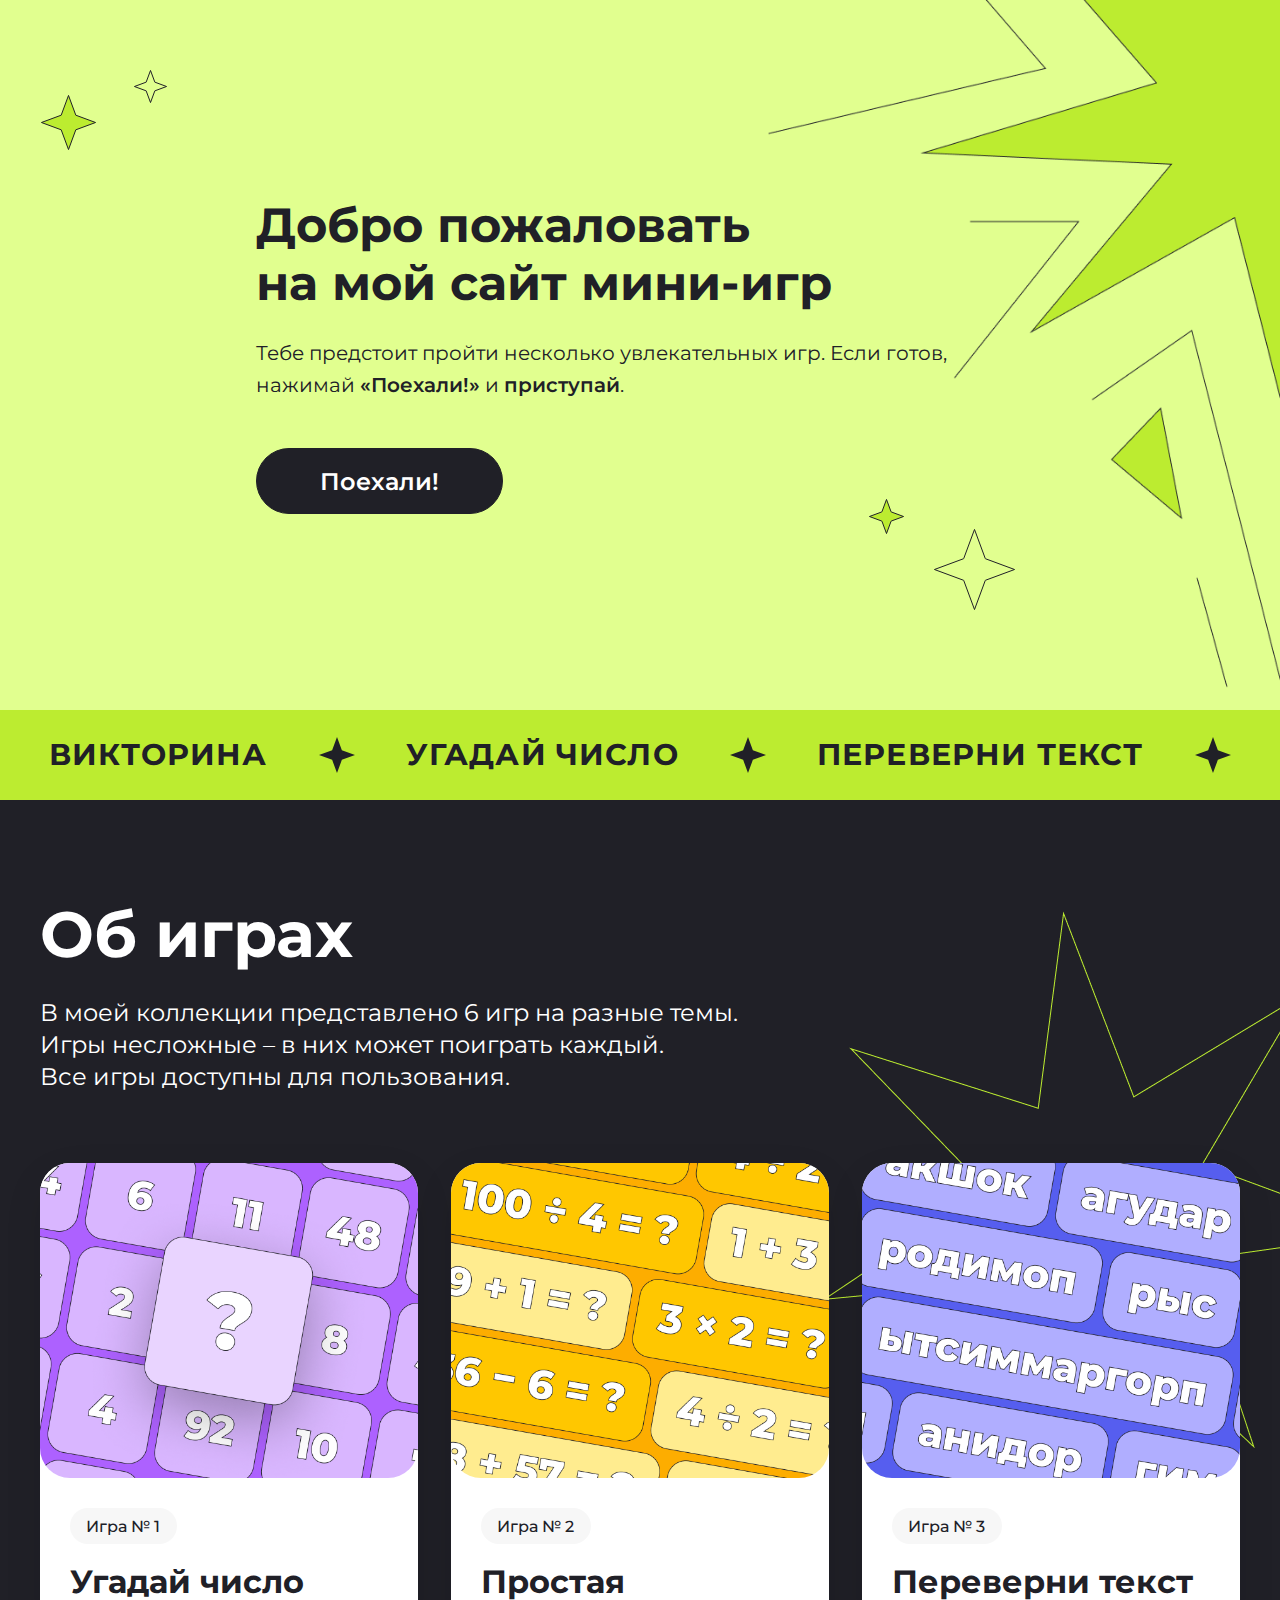
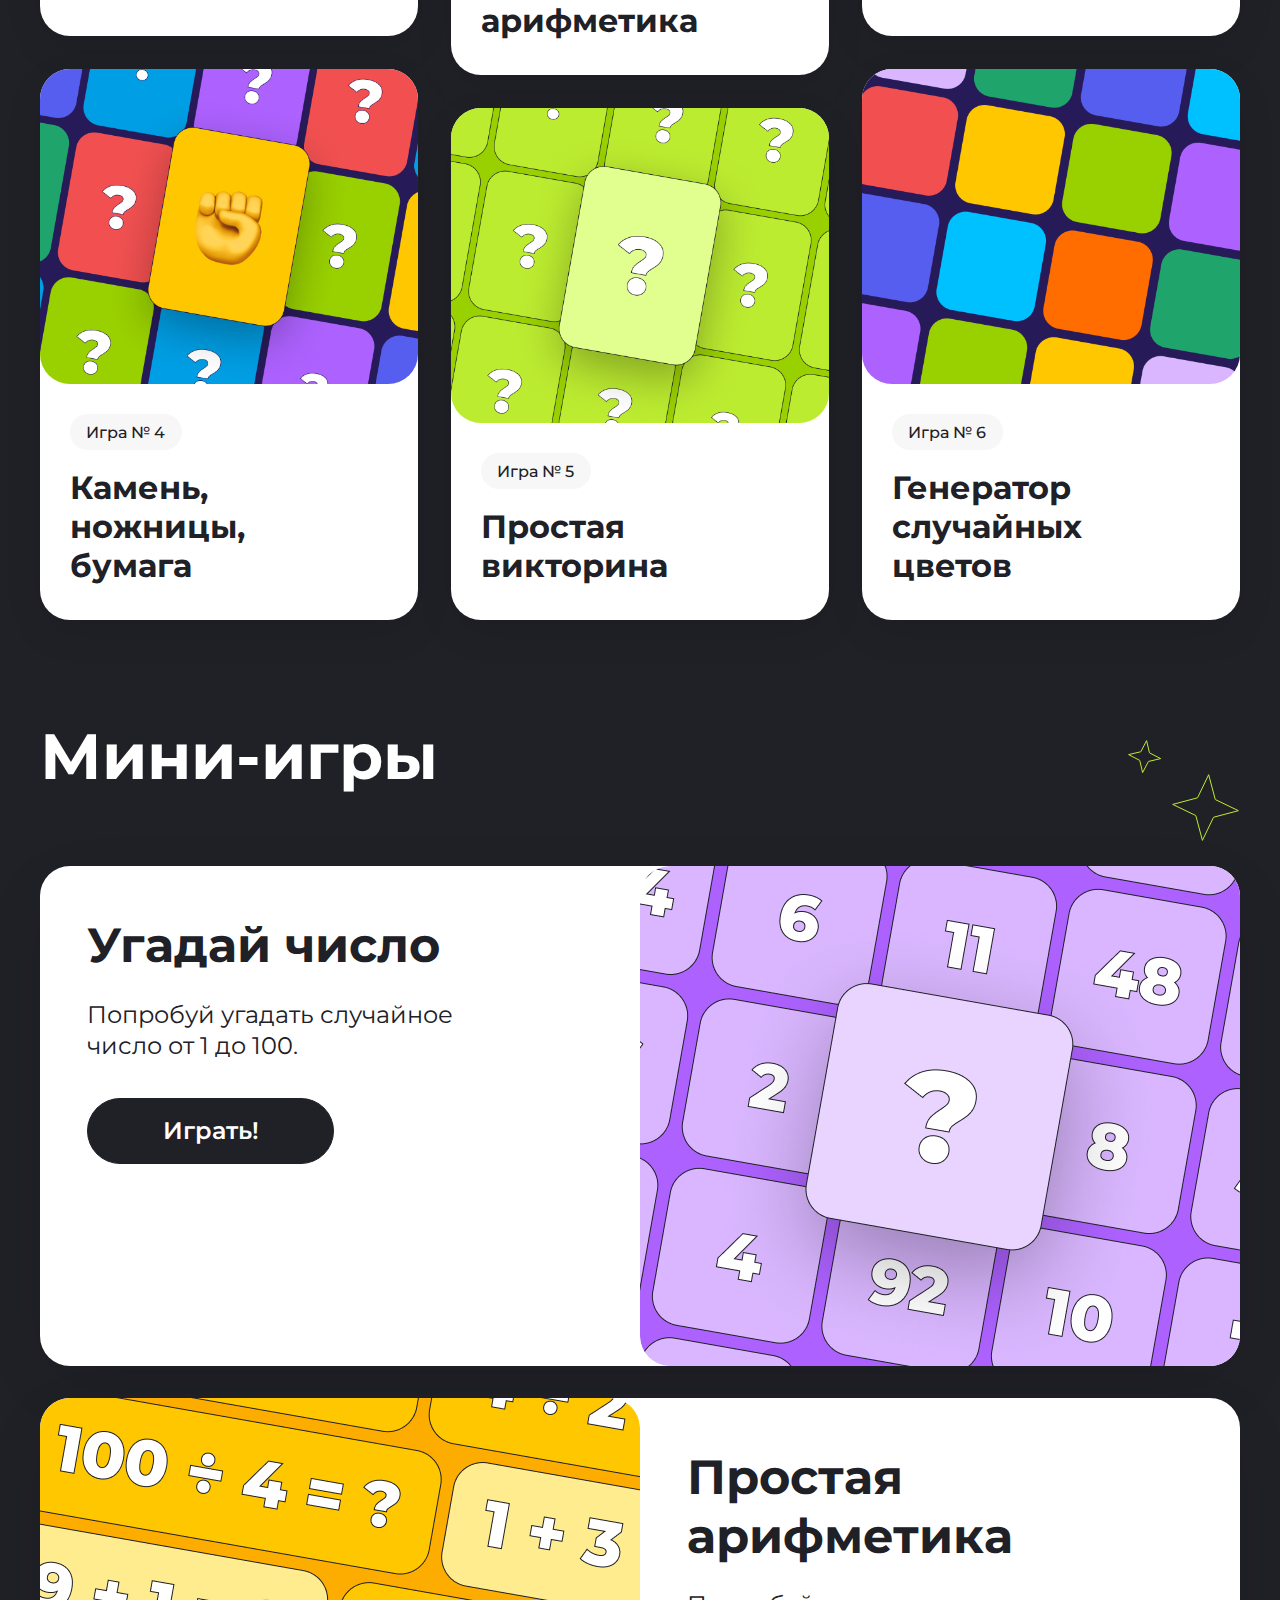
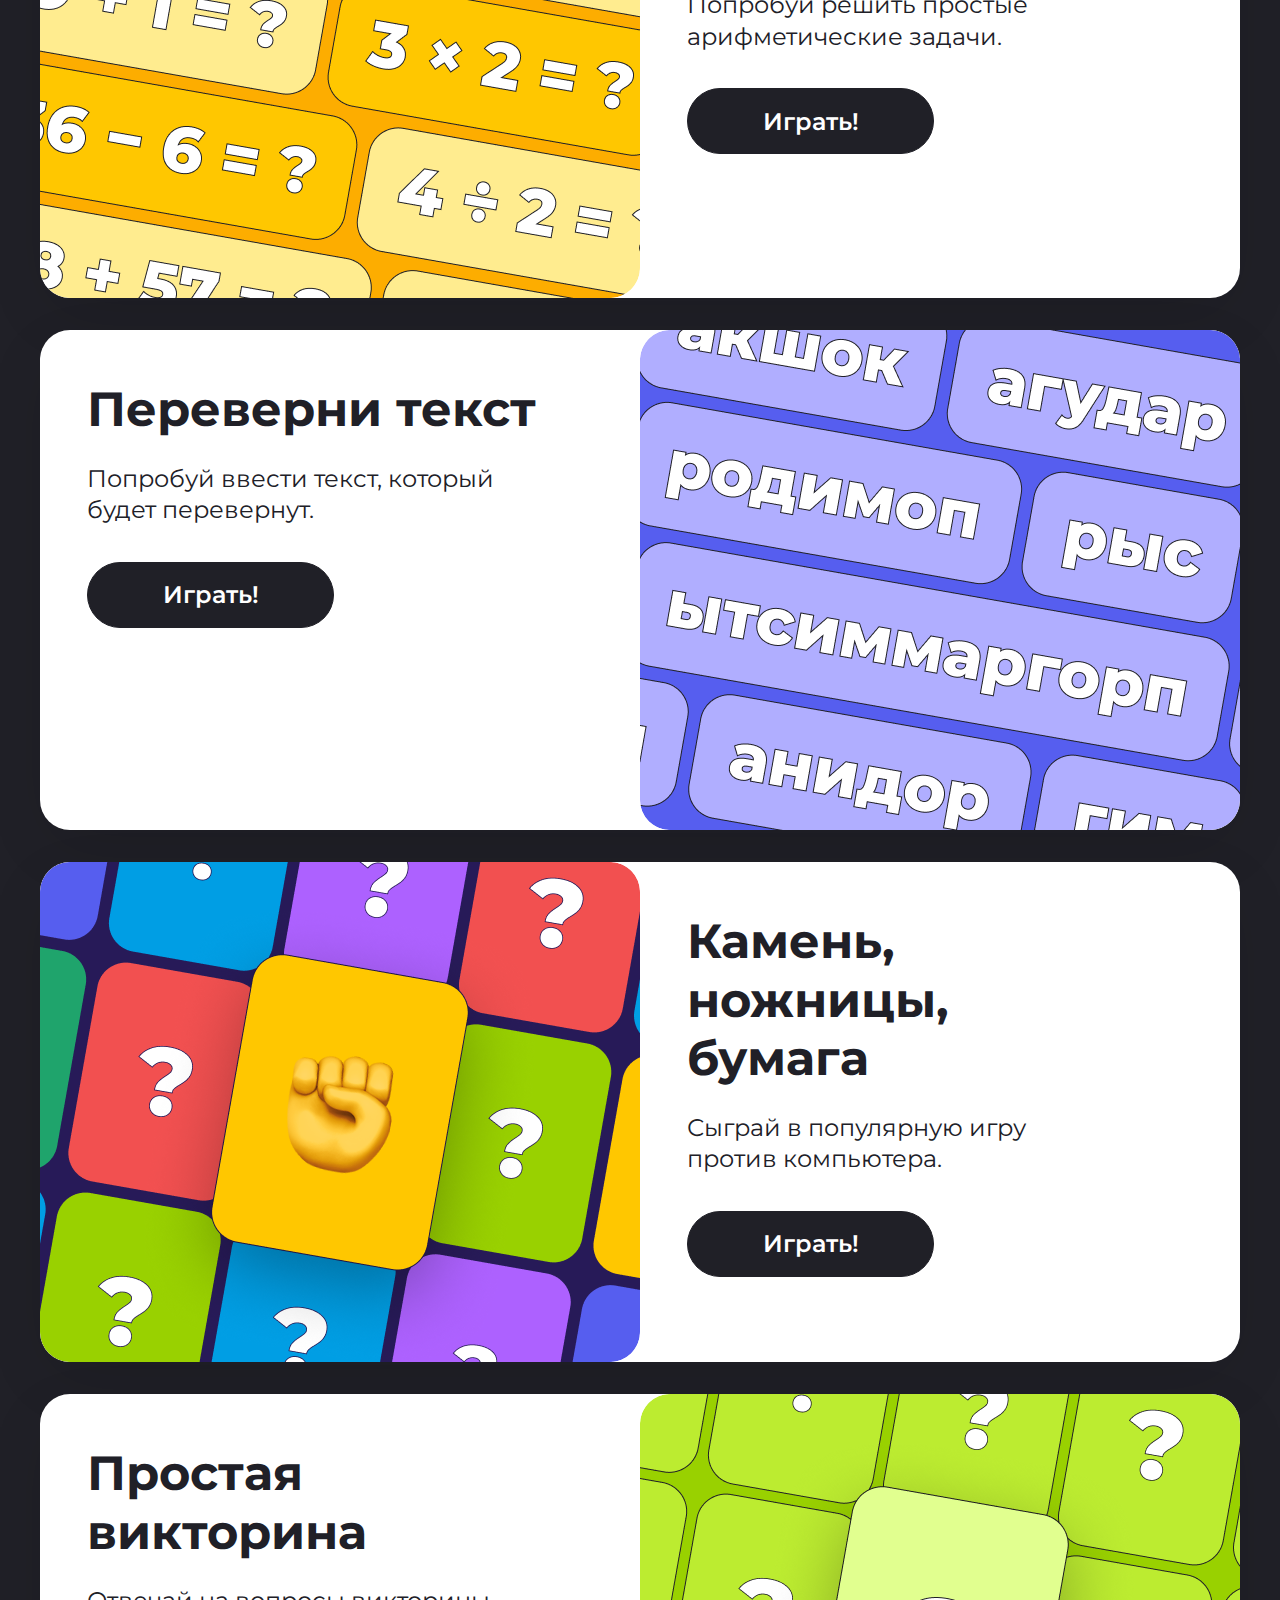
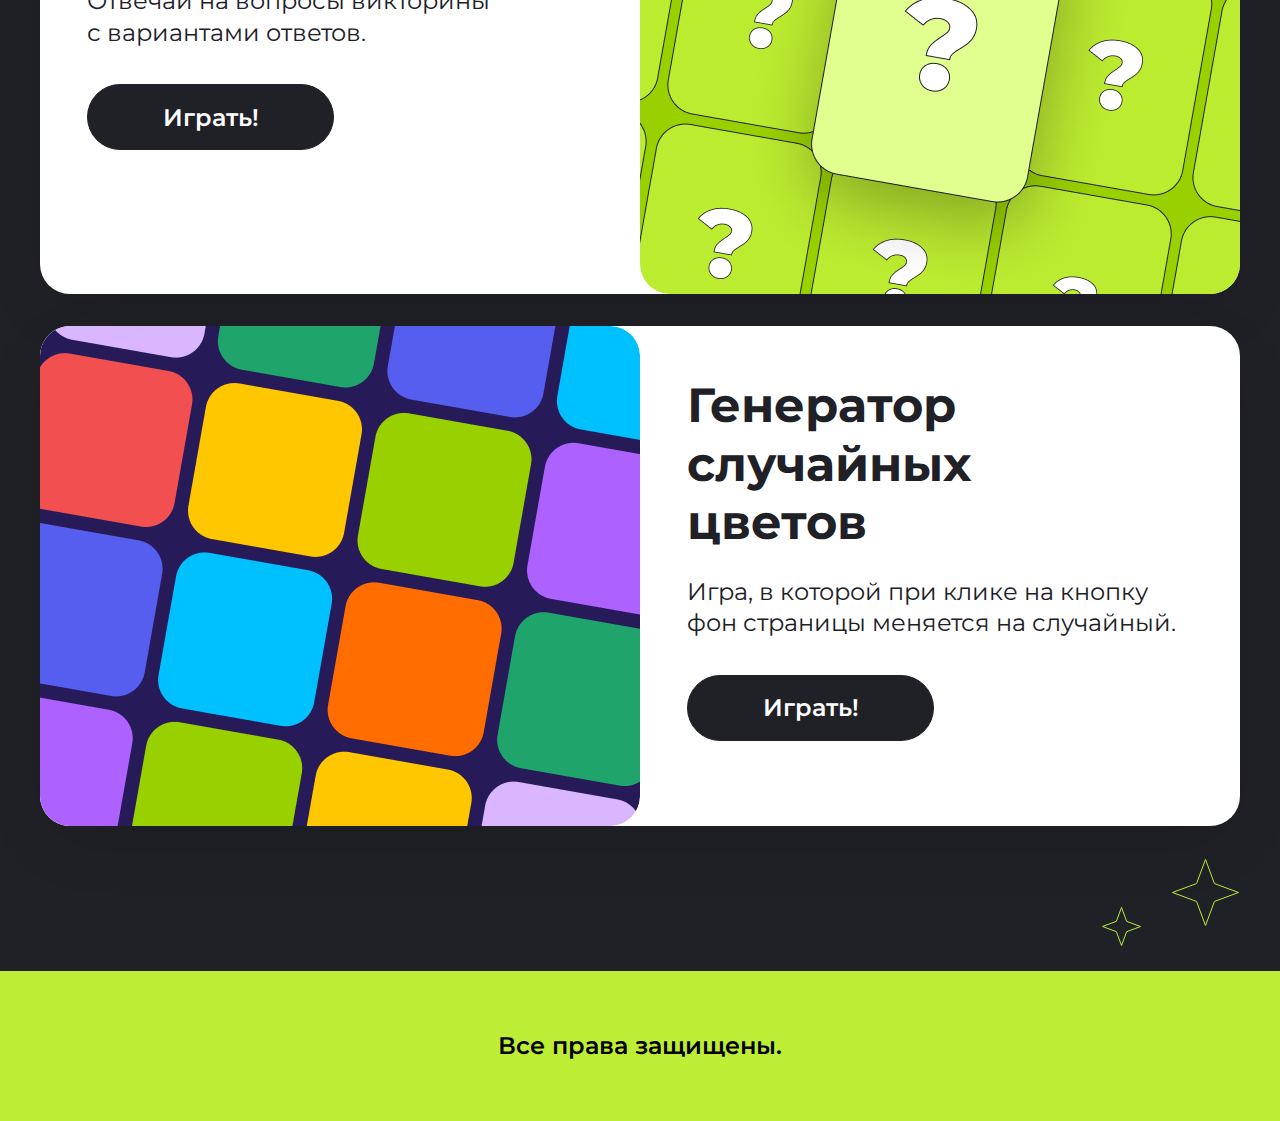
<file: Homework6/index.html>
<!DOCTYPE html>
<html lang="ru">

<head>
    <meta charset="UTF-8">
    <meta http-equiv="X-UA-Compatible" content="IE=edge">
    <meta name="viewport" content="width=device-width, initial-scale=1.0">
    <title>Добро пожаловать на мой сайт мини-игр!</title>
    <link rel="icon" type="image/svg+xml" href="favicon.svg">
    <link rel="preconnect" href="https://fonts.googleapis.com">
    <link rel="preconnect" href="https://fonts.gstatic.com" crossorigin="">
    <link href="https://fonts.googleapis.com/css2?family=Montserrat:wght@400;500;600;700&amp;display=swap"
        rel="stylesheet">
    <link rel="stylesheet" href="style.css">
</head>

<body>
    <div class="top center">
        <div class="container">
            <div class="top__stars top__stars_top">
                <div class="star-small">
                    <svg width="35" height="35" viewBox="0 0 35 35" fill="none" xmlns="http://www.w3.org/2000/svg">
                        <path
                            d="M21.7578 12.9473L21.8379 13.1621L22.0527 13.2422L33.5586 17.5L22.0527 21.7578L21.8379 21.8379L21.7578 22.0527L17.5 33.5586L13.2422 22.0527L13.1621 21.8379L12.9473 21.7578L1.44043 17.5L12.9473 13.2422L13.1621 13.1621L13.2422 12.9473L17.5 1.44043L21.7578 12.9473Z"
                            stroke="#202027" />
                    </svg>
                </div>
                <div class="star-big">
                    <svg width="57" height="57" viewBox="0 0 57 57" fill="none" xmlns="http://www.w3.org/2000/svg">
                        <path
                            d="M35.7285 20.9756L35.8086 21.1914L36.0244 21.2715L55.5586 28.5L36.0244 35.7285L35.8086 35.8086L35.7285 36.0244L28.5 55.5586L21.2715 36.0244L21.1914 35.8086L20.9756 35.7285L1.44043 28.5L20.9756 21.2715L21.1914 21.1914L21.2715 20.9756L28.5 1.44043L35.7285 20.9756Z"
                            stroke="#202027" />
                    </svg>
                </div>
            </div>
            <section class="top__content">
                <h1 class="top__title">Добро пожаловать <br>на мой сайт мини-игр</h1>
                <p class="top__text">Тебе предстоит пройти несколько увлекательных игр. Если готов, нажимай
                    <span>«Поехали!»</span> и <span>приступай</span>.
                </p>
                <a href="#games" class="top__button">Поехали!</a>
            </section>
            <div class="top__stars top__stars_bottom">
                <div class="star-small">
                    <svg width="37" height="37" viewBox="0 0 37 37" fill="none" xmlns="http://www.w3.org/2000/svg">
                        <path
                            d="M23.0273 13.6768L23.1074 13.8926L23.3232 13.9727L35.5586 18.5L23.3232 23.0273L23.1074 23.1074L23.0273 23.3232L18.5 35.5586L13.9727 23.3232L13.8926 23.1074L13.6768 23.0273L1.44043 18.5L13.6768 13.9727L13.8926 13.8926L13.9727 13.6768L18.5 1.44043L23.0273 13.6768Z"
                            stroke="#202027" />
                    </svg>
                </div>
                <div class="star-big">
                    <svg width="83" height="83" viewBox="0 0 83 83" fill="none" xmlns="http://www.w3.org/2000/svg">
                        <path
                            d="M52.2402 30.4648L52.3193 30.6807L52.5352 30.7598L81.5586 41.5L52.5352 52.2402L52.3193 52.3193L52.2402 52.5352L41.5 81.5586L30.7598 52.5352L30.6807 52.3193L30.4648 52.2402L1.44043 41.5L30.4648 30.7598L30.6807 30.6807L30.7598 30.4648L41.5 1.44043L52.2402 30.4648Z"
                            stroke="#202027" />
                    </svg>
                </div>
            </div>
        </div>
    </div>
    <nav>
        <a href="#">Викторина</a>
        <a href="#">Угадай число</a>
        <a href="#">Переверни текст</a>
        <a href="#">Простая арифметика</a>
        <a href="#">Камень, ножницы, бумага</a>
        <a href="#">Генератор случайных цветов</a>
    </nav>
    <main id="games">
        <section class="game container">
            <div class="game__content">
                <div class="game__stars">
                    <div class="star-small">
                        <svg width="32" height="32" viewBox="0 0 32 32" fill="none" xmlns="http://www.w3.org/2000/svg">
                            <path
                                d="M20.2172 12.4036L20.2765 12.6251L20.4838 12.7253L30.2506 17.4364L19.7693 20.2177L19.5469 20.2769L19.4467 20.4841L14.7346 30.2509L11.9543 19.7697L11.895 19.5472L11.6888 19.4471L1.92109 14.7349L12.4032 11.9547L12.6247 11.8954L12.7248 11.6891L17.4361 1.92137L20.2172 12.4036Z"
                                stroke="#BCEC30" />
                        </svg>
                    </div>
                    <div class="star-big">
                        <svg width="55" height="55" viewBox="0 0 55 55" fill="none" xmlns="http://www.w3.org/2000/svg">
                            <path
                                d="M35.3232 21.2557L35.3825 21.4782L35.5898 21.5774L53.5074 30.2216L34.279 35.3236L34.0565 35.3829L33.9563 35.5901L25.3121 53.5077L20.2101 34.2793L20.1518 34.0569L19.9446 33.9567L2.02605 25.3124L21.2554 20.2105L21.4778 20.1522L21.577 19.9449L30.2213 2.02636L35.3232 21.2557Z"
                                stroke="#BCEC30" />
                        </svg>
                    </div>
                </div>
                <h2>Об играх</h2>
                <div class="game__text">
                    <p>В моей коллекции представлено 6 игр на разные темы.</p>
                    <p>Игры несложные – в них может поиграть каждый.</p>
                    <p>Все игры доступны для пользования.</p>
                </div>
                <div class="game__wrapper">
                    <div class="game__item game__item_1">
                        <a href="#game-1" class="game__link"></a>
                        <img src="images/game-1.png" alt="Игра № 1: Угадай число">
                        <div class="game__details">
                            <p class="game__number">Игра № 1</p>
                            <p class="game__title">Угадай число</p>
                        </div>
                    </div>
                    <div class="game__item game__item_2">
                        <a href="#game-2" class="game__link"></a>
                        <img src="images/game-2.png" alt="Игра № 2: Простая арифметика">
                        <div class="game__details">
                            <p class="game__number">Игра № 2</p>
                            <p class="game__title">Простая арифметика</p>
                        </div>
                    </div>
                    <div class="game__item game__item_3">
                        <a href="#game-3" class="game__link"></a>
                        <img src="images/game-3.png" alt="Игра № 3: Переверни текст">
                        <div class="game__details">
                            <p class="game__number">Игра № 3</p>
                            <p class="game__title">Переверни текст</p>
                        </div>
                    </div>
                    <div class="game__item game__item_4">
                        <a href="#game-4" class="game__link"></a>
                        <img src="images/game-4.png" alt="Игра № 4: Камень, ножницы, бумага">
                        <div class="game__details">
                            <p class="game__number">Игра № 4</p>
                            <p class="game__title">Камень, <br>ножницы, <br>бумага</p>
                        </div>
                    </div>
                    <div class="game__item game__item_5">
                        <a href="#game-5" class="game__link"></a>
                        <img src="images/game-5.png" alt="Игра № 5: Простая викторина">
                        <div class="game__details">
                            <p class="game__number">Игра № 5</p>
                            <p class="game__title">Простая викторина</p>
                        </div>
                    </div>
                    <div class="game__item game__item_6">
                        <a href="#game-6" class="game__link"></a>
                        <img src="images/game-6.png" alt="Игра № 6: Генератор случайных цветов">
                        <div class="game__details">
                            <p class="game__number">Игра № 6</p>
                            <p class="game__title">Генератор <br>случайных <br>цветов</p>
                        </div>
                    </div>
                </div>
            </div>
        </section>
        <article class="mini-game container">
            <div class="mini-game__content">
                <div class="mini-game__stars mini-game__stars_top">
                    <div class="star-small">
                        <svg width="36" height="36" viewBox="0 0 36 36" fill="none" xmlns="http://www.w3.org/2000/svg">
                            <path
                                d="M22.4144 13.5956L22.4673 13.8196L22.6716 13.9257L33.6135 19.5949L21.6166 22.4141L21.3925 22.4669L21.2864 22.6712L15.6163 33.6131L12.798 21.6163L12.7452 21.3922L12.5409 21.2861L1.5981 15.6159L13.5959 12.7977L13.8199 12.7449L13.926 12.5406L19.5953 1.59767L22.4144 13.5956Z"
                                stroke="#BCEC30" />
                        </svg>
                    </div>
                    <div class="star-big">
                        <svg width="69" height="69" viewBox="0 0 69 69" fill="none" xmlns="http://www.w3.org/2000/svg">
                            <path
                                d="M44.2013 26.2972L44.2596 26.5196L44.4668 26.6198L67.3851 37.6754L42.7902 44.2012L42.5679 44.2594L42.4687 44.4667L31.4121 67.3849L24.8873 42.7902L24.8281 42.5677L24.6207 42.4685L1.70255 31.4119L26.2973 24.8871L26.5197 24.8279L26.6199 24.6207L37.6755 1.70241L44.2013 26.2972Z"
                                stroke="#BCEC30" />
                        </svg>
                    </div>
                </div>
                <div class="mini-game__stars mini-game__stars_bottom">
                    <div class="star-small">
                        <svg width="41" height="41" viewBox="0 0 41 41" fill="none" xmlns="http://www.w3.org/2000/svg">
                            <path
                                d="M25.5684 15.1367L25.6475 15.3525L25.8633 15.4316L39.5586 20.5L25.8633 25.5684L25.6475 25.6475L25.5684 25.8633L20.5 39.5586L15.4316 25.8633L15.3525 25.6475L15.1367 25.5684L1.44043 20.5L15.1367 15.4316L15.3525 15.3525L15.4316 15.1367L20.5 1.44043L25.5684 15.1367Z"
                                stroke="#BCEC30" />
                        </svg>
                    </div>
                    <div class="star-big">
                        <svg width="69" height="69" viewBox="0 0 69 69" fill="none" xmlns="http://www.w3.org/2000/svg">
                            <path
                                d="M43.3496 25.3555L43.4287 25.5713L43.6445 25.6504L67.5586 34.5L43.6445 43.3496L43.4287 43.4287L43.3496 43.6445L34.5 67.5586L25.6504 43.6445L25.5713 43.4287L25.3555 43.3496L1.44043 34.5L25.3555 25.6504L25.5713 25.5713L25.6504 25.3555L34.5 1.44043L43.3496 25.3555Z"
                                stroke="#BCEC30" />
                        </svg>
                    </div>
                </div>
                <h2>Мини-игры</h2>
                <div class="mini-game__wrapper">
                    <article class="mini-game__item mini-game__item_even" id="game-1">
                        <div class="mini-game__img">
                            <img src="images/game-1.png" alt="Угадай число">
                        </div>
                        <div class="mini-game__details">
                            <h4 class="mini-game__title">Угадай число</h4>
                            <p class="mini-game__text">Попробуй угадать случайное <br>число от 1 до 100.</p>
                            <form>
                                <button class="mini-game__button" onclick="guessTheNumber()"
                                    type="button">Играть!</button>
                            </form>
                        </div>
                    </article>
                    <article class="mini-game__item mini-game__item_odd" id="game-2">
                        <div class="mini-game__img">
                            <img src="images/game-2.png" alt="Простая арифметика">
                        </div>
                        <div class="mini-game__details">
                            <h4 class="mini-game__title">Простая арифметика</h4>
                            <p class="mini-game__text">Попробуй решить простые арифметические задачи.</p>
                            <form>
                                <button class="mini-game__button" onclick="generateTask()"
                                    type="button">Играть!</button>
                            </form>
                        </div>
                    </article>
                    <article class="mini-game__item mini-game__item_even" id="game-3">
                        <div class="mini-game__img">
                            <img src="images/game-3.png" alt="Переверни текст">
                        </div>
                        <div class="mini-game__details">
                            <h4 class="mini-game__title">Переверни текст</h4>
                            <p class="mini-game__text">Попробуй ввести текст, который <br>будет перевернут.</p>
                            <form>
                                <button class="mini-game__button" type="button">Играть!</button>
                            </form>
                        </div>
                    </article>
                    <article class="mini-game__item mini-game__item_odd" id="game-4">
                        <div class="mini-game__img">
                            <img src="images/game-4.png" alt="Камень, ножницы, бумага">
                        </div>
                        <div class="mini-game__details">
                            <h4 class="mini-game__title">Камень, <br>ножницы, <br>бумага</h4>
                            <p class="mini-game__text">Сыграй в популярную игру <br>против компьютера.</p>
                            <form>
                                <button class="mini-game__button" type="button">Играть!</button>
                            </form>
                        </div>
                    </article>
                    <article class="mini-game__item mini-game__item_even" id="game-5">
                        <div class="mini-game__img">
                            <img src="images/game-5.png" alt="Простая викторина">
                        </div>
                        <div class="mini-game__details">
                            <h4 class="mini-game__title">Простая <br>викторина</h4>
                            <p class="mini-game__text">Отвечай на вопросы викторины <br>с вариантами ответов.</p>
                            <form>
                                <button class="mini-game__button" type="button">Играть!</button>
                            </form>
                        </div>
                    </article>
                    <article class="mini-game__item mini-game__item_odd" id="game-6">
                        <div class="mini-game__img">
                            <img src="images/game-6.png" alt="Генератор случайных цветов">
                        </div>
                        <div class="mini-game__details">
                            <h4 class="mini-game__title">Генератор <br>случайных <br>цветов</h4>
                            <p class="mini-game__text">Игра, в которой при клике на кнопку фон страницы меняется на
                                случайный.</p>
                            <form>
                                <button class="mini-game__button" type="button">Играть!</button>
                            </form>
                        </div>
                    </article>
                </div>
            </div>
        </article>
    </main>
    <footer>
        <div class="container">
            <p>Все права защищены.</p>
        </div>
    </footer>
    <script src="js/games.js"></script>
</body>

</html>
</file>
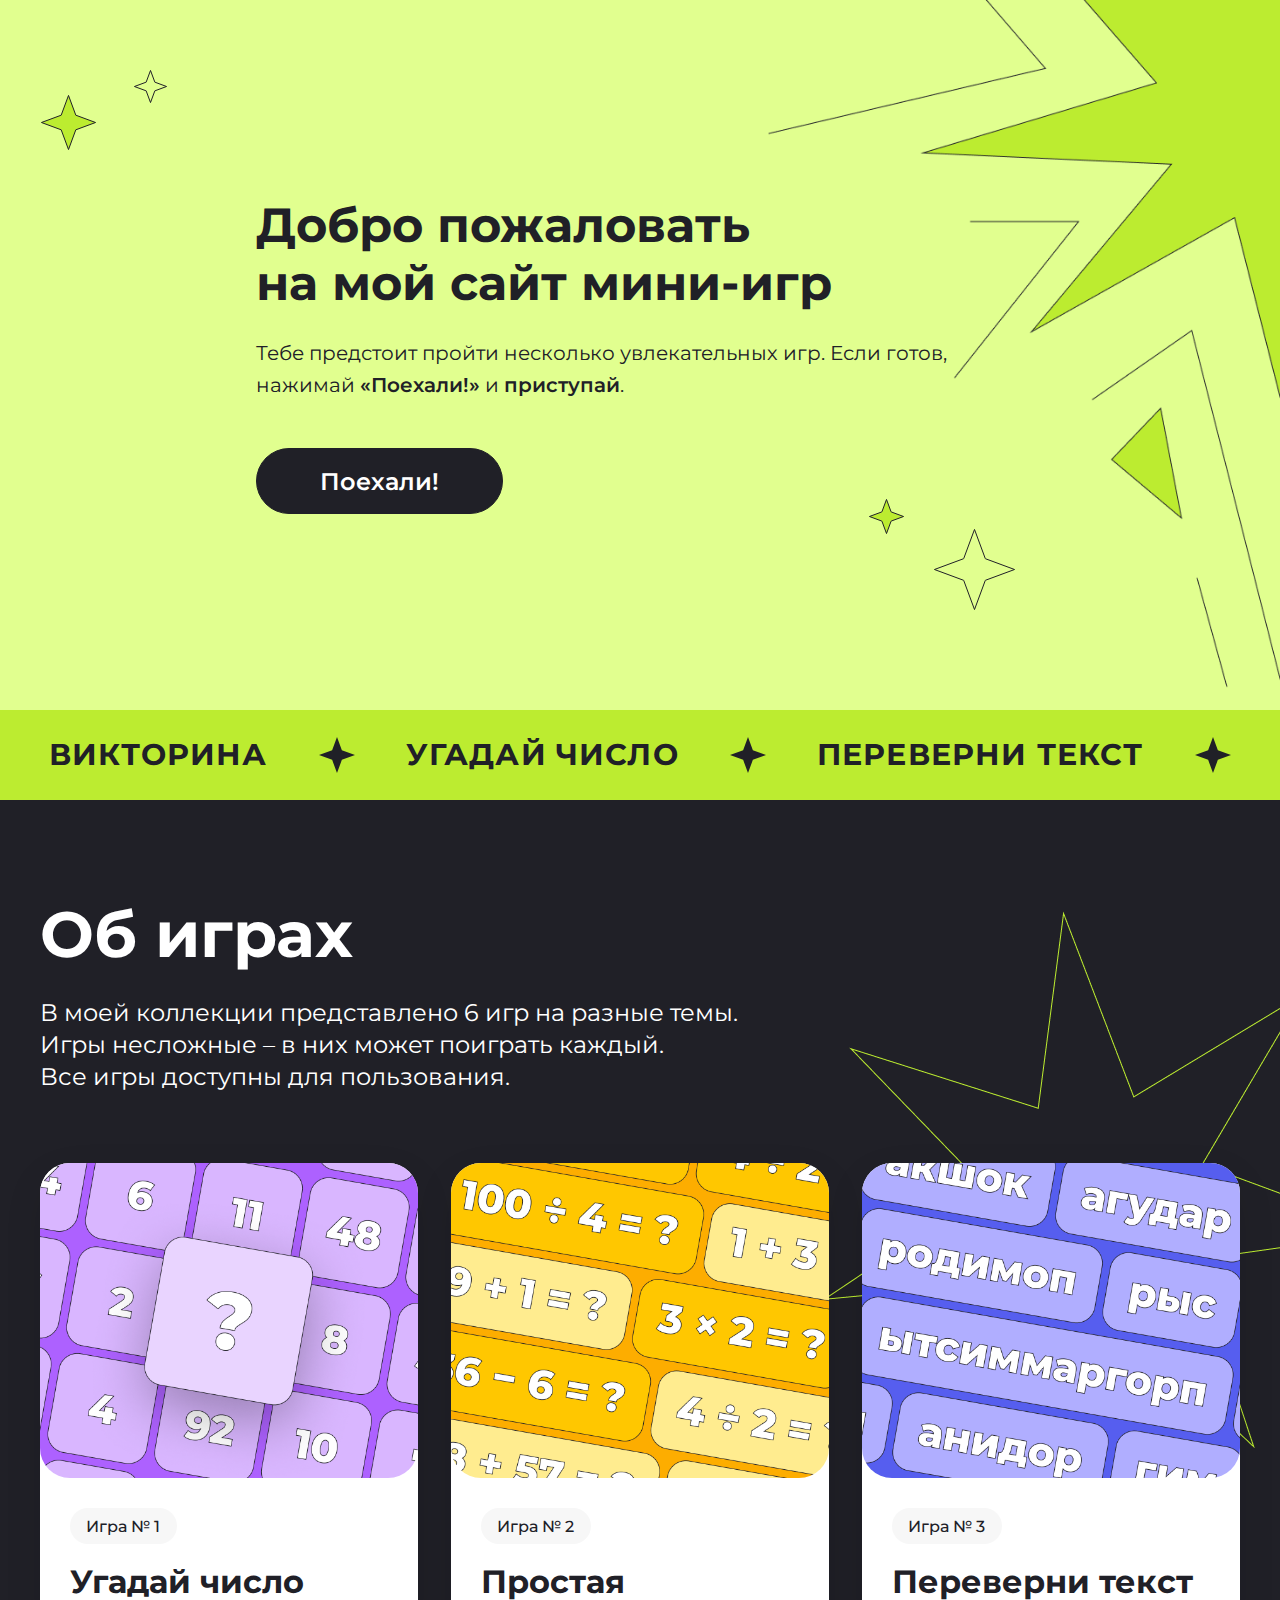
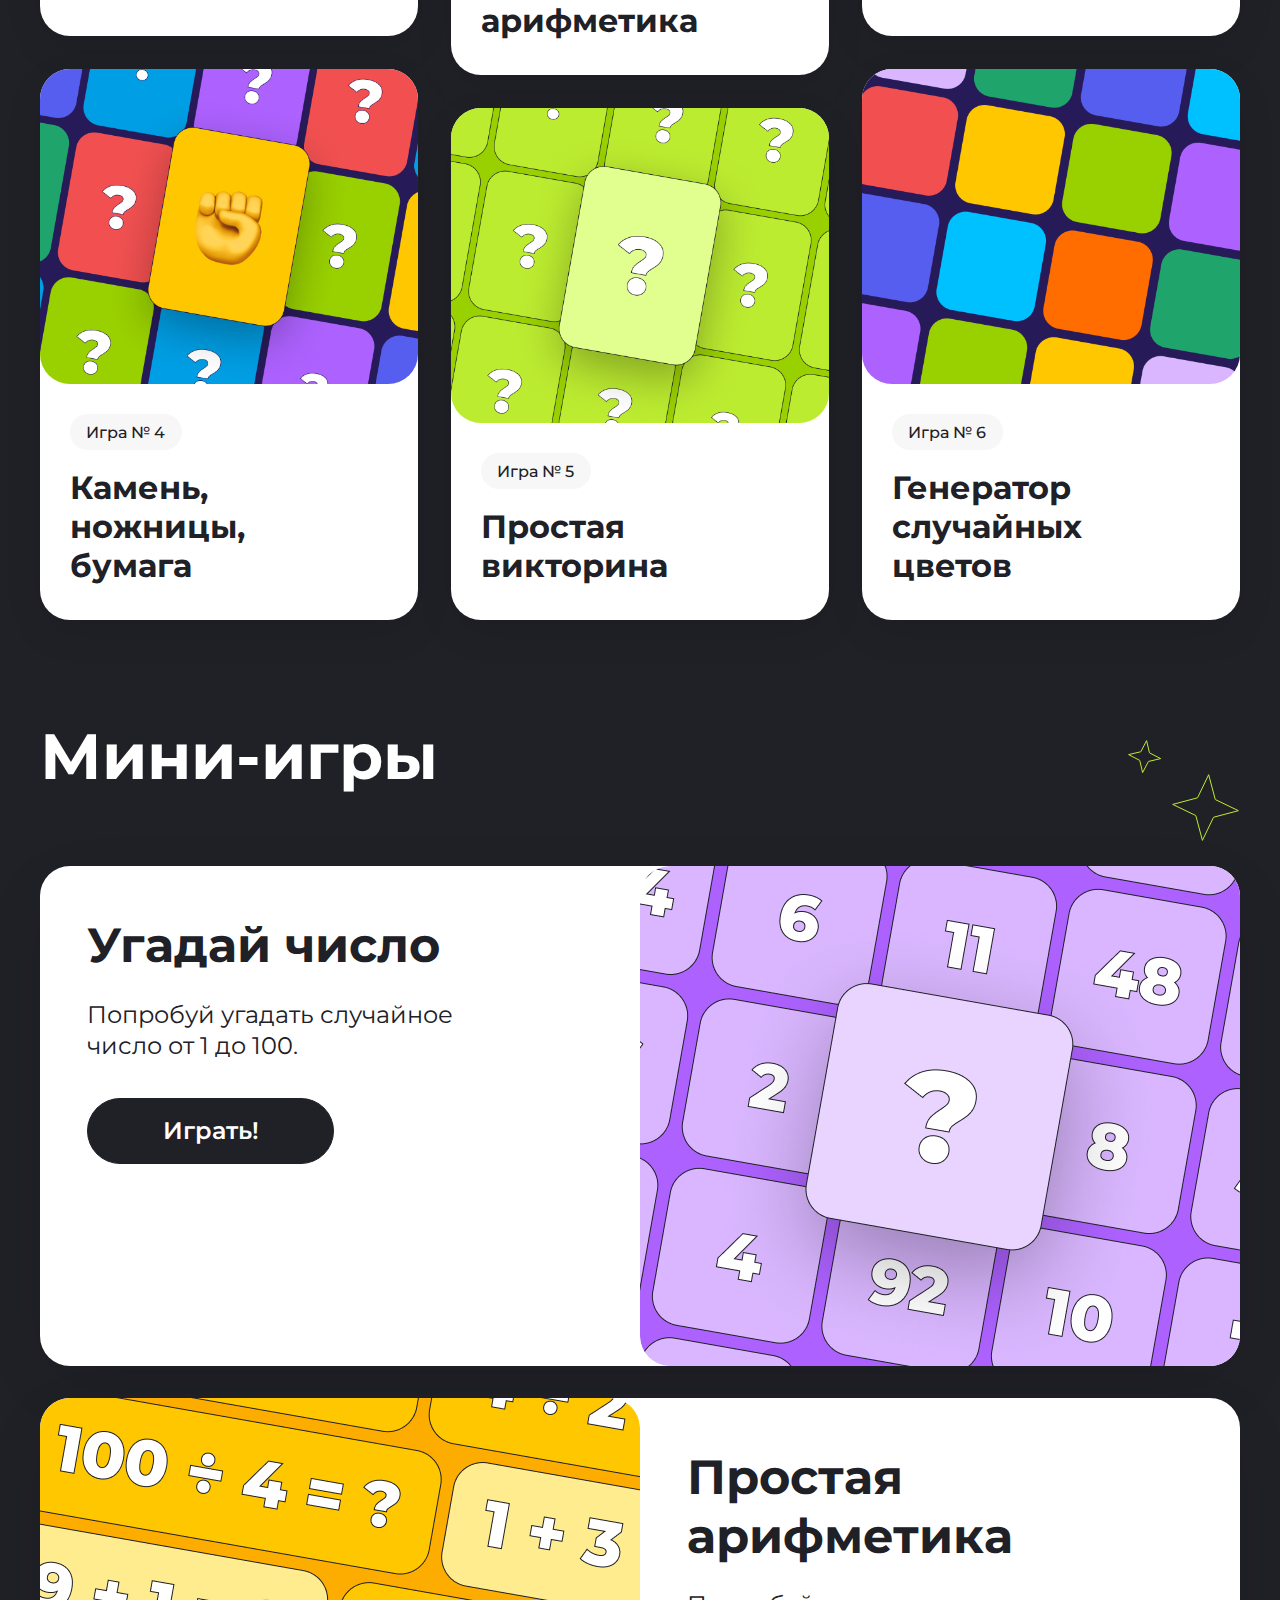
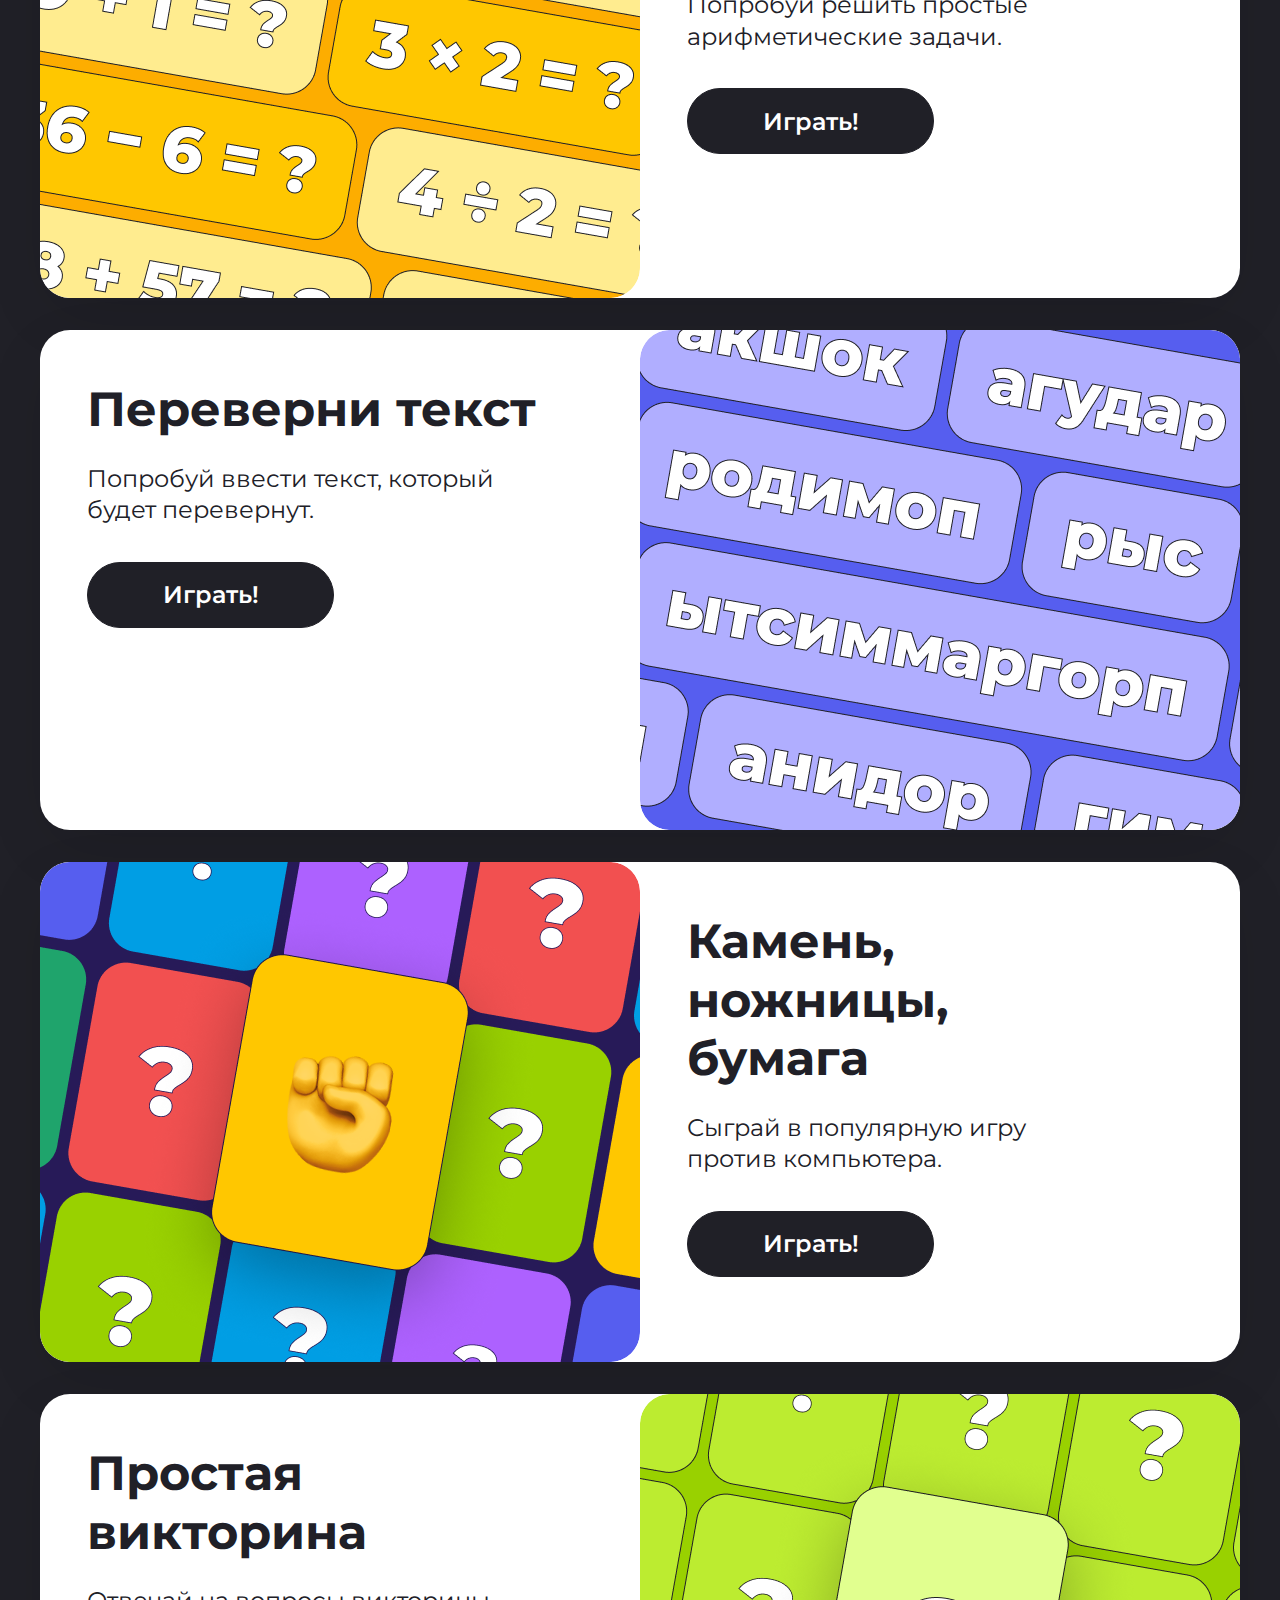
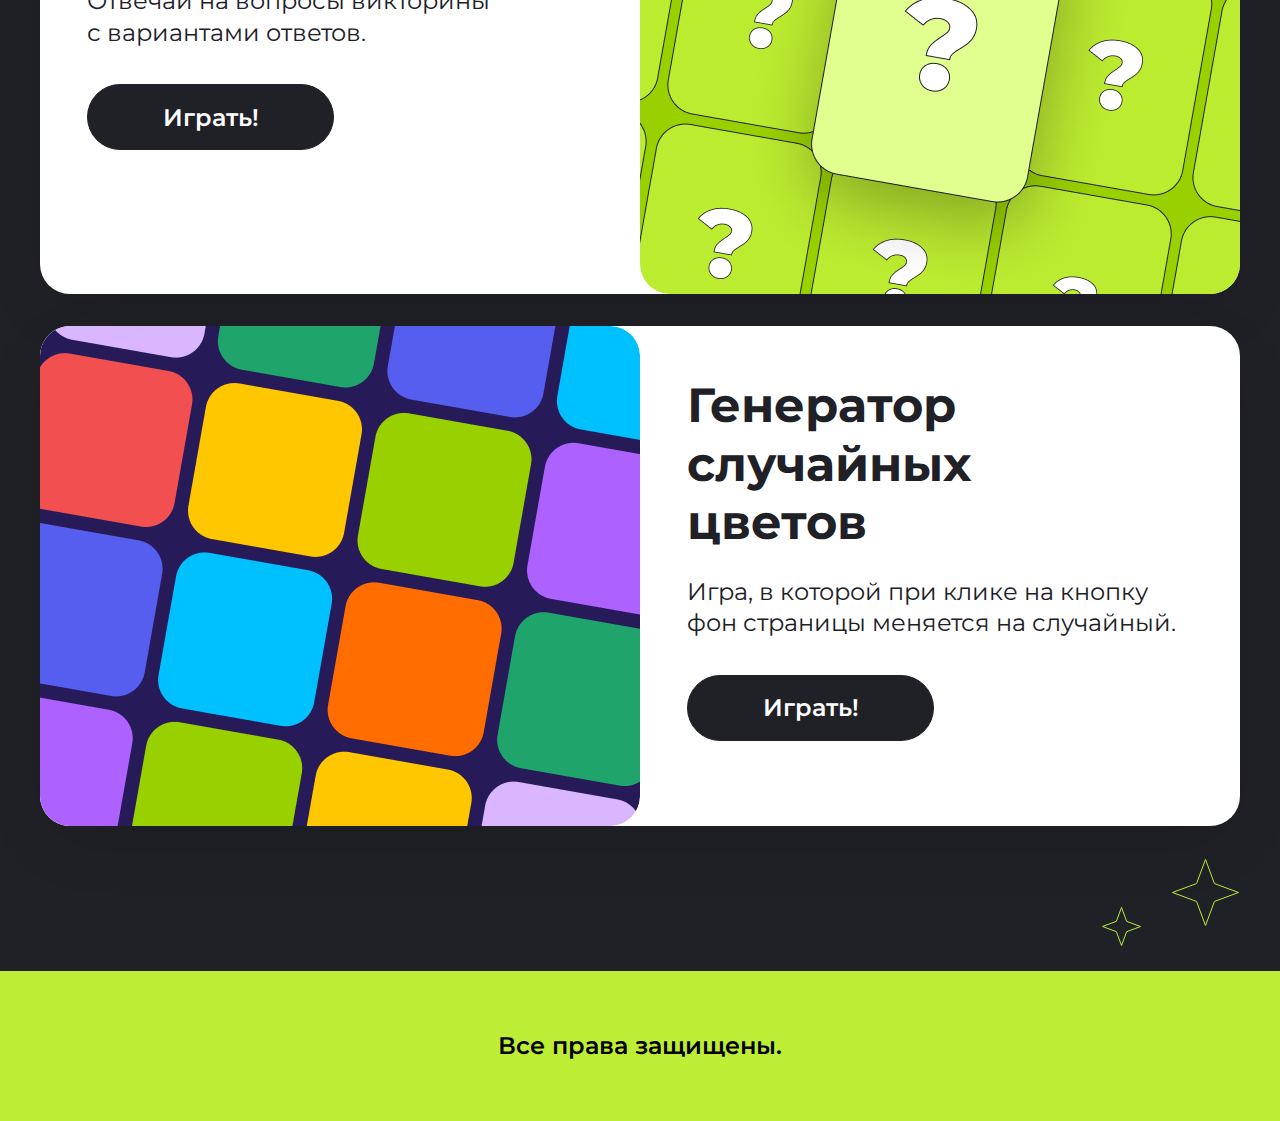
<file: Homework7/index.html>
<!DOCTYPE html>
<html lang="ru">

<head>
    <meta charset="UTF-8">
    <meta http-equiv="X-UA-Compatible" content="IE=edge">
    <meta name="viewport" content="width=device-width, initial-scale=1.0">
    <title>Добро пожаловать на мой сайт мини-игр!</title>
    <link rel="icon" type="image/svg+xml" href="favicon.svg">
    <link rel="preconnect" href="https://fonts.googleapis.com">
    <link rel="preconnect" href="https://fonts.gstatic.com" crossorigin="">
    <link href="https://fonts.googleapis.com/css2?family=Montserrat:wght@400;500;600;700&amp;display=swap"
        rel="stylesheet">
    <link rel="stylesheet" href="style.css">
</head>

<body>
    <div class="top center">
        <div class="container">
            <div class="top__stars top__stars_top">
                <div class="star-small">
                    <svg width="35" height="35" viewBox="0 0 35 35" fill="none" xmlns="http://www.w3.org/2000/svg">
                        <path
                            d="M21.7578 12.9473L21.8379 13.1621L22.0527 13.2422L33.5586 17.5L22.0527 21.7578L21.8379 21.8379L21.7578 22.0527L17.5 33.5586L13.2422 22.0527L13.1621 21.8379L12.9473 21.7578L1.44043 17.5L12.9473 13.2422L13.1621 13.1621L13.2422 12.9473L17.5 1.44043L21.7578 12.9473Z"
                            stroke="#202027" />
                    </svg>
                </div>
                <div class="star-big">
                    <svg width="57" height="57" viewBox="0 0 57 57" fill="none" xmlns="http://www.w3.org/2000/svg">
                        <path
                            d="M35.7285 20.9756L35.8086 21.1914L36.0244 21.2715L55.5586 28.5L36.0244 35.7285L35.8086 35.8086L35.7285 36.0244L28.5 55.5586L21.2715 36.0244L21.1914 35.8086L20.9756 35.7285L1.44043 28.5L20.9756 21.2715L21.1914 21.1914L21.2715 20.9756L28.5 1.44043L35.7285 20.9756Z"
                            stroke="#202027" />
                    </svg>
                </div>
            </div>
            <section class="top__content">
                <h1 class="top__title">Добро пожаловать <br>на мой сайт мини-игр</h1>
                <p class="top__text">Тебе предстоит пройти несколько увлекательных игр. Если готов, нажимай
                    <span>«Поехали!»</span> и <span>приступай</span>.
                </p>
                <a href="#games" class="top__button">Поехали!</a>
            </section>
            <div class="top__stars top__stars_bottom">
                <div class="star-small">
                    <svg width="37" height="37" viewBox="0 0 37 37" fill="none" xmlns="http://www.w3.org/2000/svg">
                        <path
                            d="M23.0273 13.6768L23.1074 13.8926L23.3232 13.9727L35.5586 18.5L23.3232 23.0273L23.1074 23.1074L23.0273 23.3232L18.5 35.5586L13.9727 23.3232L13.8926 23.1074L13.6768 23.0273L1.44043 18.5L13.6768 13.9727L13.8926 13.8926L13.9727 13.6768L18.5 1.44043L23.0273 13.6768Z"
                            stroke="#202027" />
                    </svg>
                </div>
                <div class="star-big">
                    <svg width="83" height="83" viewBox="0 0 83 83" fill="none" xmlns="http://www.w3.org/2000/svg">
                        <path
                            d="M52.2402 30.4648L52.3193 30.6807L52.5352 30.7598L81.5586 41.5L52.5352 52.2402L52.3193 52.3193L52.2402 52.5352L41.5 81.5586L30.7598 52.5352L30.6807 52.3193L30.4648 52.2402L1.44043 41.5L30.4648 30.7598L30.6807 30.6807L30.7598 30.4648L41.5 1.44043L52.2402 30.4648Z"
                            stroke="#202027" />
                    </svg>
                </div>
            </div>
        </div>
    </div>
    <nav>
        <a href="#">Викторина</a>
        <a href="#">Угадай число</a>
        <a href="#">Переверни текст</a>
        <a href="#">Простая арифметика</a>
        <a href="#">Камень, ножницы, бумага</a>
        <a href="#">Генератор случайных цветов</a>
    </nav>
    <main id="games">
        <section class="game container">
            <div class="game__content">
                <div class="game__stars">
                    <div class="star-small">
                        <svg width="32" height="32" viewBox="0 0 32 32" fill="none" xmlns="http://www.w3.org/2000/svg">
                            <path
                                d="M20.2172 12.4036L20.2765 12.6251L20.4838 12.7253L30.2506 17.4364L19.7693 20.2177L19.5469 20.2769L19.4467 20.4841L14.7346 30.2509L11.9543 19.7697L11.895 19.5472L11.6888 19.4471L1.92109 14.7349L12.4032 11.9547L12.6247 11.8954L12.7248 11.6891L17.4361 1.92137L20.2172 12.4036Z"
                                stroke="#BCEC30" />
                        </svg>
                    </div>
                    <div class="star-big">
                        <svg width="55" height="55" viewBox="0 0 55 55" fill="none" xmlns="http://www.w3.org/2000/svg">
                            <path
                                d="M35.3232 21.2557L35.3825 21.4782L35.5898 21.5774L53.5074 30.2216L34.279 35.3236L34.0565 35.3829L33.9563 35.5901L25.3121 53.5077L20.2101 34.2793L20.1518 34.0569L19.9446 33.9567L2.02605 25.3124L21.2554 20.2105L21.4778 20.1522L21.577 19.9449L30.2213 2.02636L35.3232 21.2557Z"
                                stroke="#BCEC30" />
                        </svg>
                    </div>
                </div>
                <h2>Об играх</h2>
                <div class="game__text">
                    <p>В моей коллекции представлено 6 игр на разные темы.</p>
                    <p>Игры несложные – в них может поиграть каждый.</p>
                    <p>Все игры доступны для пользования.</p>
                </div>
                <div class="game__wrapper">
                    <div class="game__item game__item_1">
                        <a href="#game-1" class="game__link"></a>
                        <img src="images/game-1.png" alt="Игра № 1: Угадай число">
                        <div class="game__details">
                            <p class="game__number">Игра № 1</p>
                            <p class="game__title">Угадай число</p>
                        </div>
                    </div>
                    <div class="game__item game__item_2">
                        <a href="#game-2" class="game__link"></a>
                        <img src="images/game-2.png" alt="Игра № 2: Простая арифметика">
                        <div class="game__details">
                            <p class="game__number">Игра № 2</p>
                            <p class="game__title">Простая арифметика</p>
                        </div>
                    </div>
                    <div class="game__item game__item_3">
                        <a href="#game-3" class="game__link"></a>
                        <img src="images/game-3.png" alt="Игра № 3: Переверни текст">
                        <div class="game__details">
                            <p class="game__number">Игра № 3</p>
                            <p class="game__title">Переверни текст</p>
                        </div>
                    </div>
                    <div class="game__item game__item_4">
                        <a href="#game-4" class="game__link"></a>
                        <img src="images/game-4.png" alt="Игра № 4: Камень, ножницы, бумага">
                        <div class="game__details">
                            <p class="game__number">Игра № 4</p>
                            <p class="game__title">Камень, <br>ножницы, <br>бумага</p>
                        </div>
                    </div>
                    <div class="game__item game__item_5">
                        <a href="#game-5" class="game__link"></a>
                        <img src="images/game-5.png" alt="Игра № 5: Простая викторина">
                        <div class="game__details">
                            <p class="game__number">Игра № 5</p>
                            <p class="game__title">Простая викторина</p>
                        </div>
                    </div>
                    <div class="game__item game__item_6">
                        <a href="#game-6" class="game__link"></a>
                        <img src="images/game-6.png" alt="Игра № 6: Генератор случайных цветов">
                        <div class="game__details">
                            <p class="game__number">Игра № 6</p>
                            <p class="game__title">Генератор <br>случайных <br>цветов</p>
                        </div>
                    </div>
                </div>
            </div>
        </section>
        <article class="mini-game container">
            <div class="mini-game__content">
                <div class="mini-game__stars mini-game__stars_top">
                    <div class="star-small">
                        <svg width="36" height="36" viewBox="0 0 36 36" fill="none" xmlns="http://www.w3.org/2000/svg">
                            <path
                                d="M22.4144 13.5956L22.4673 13.8196L22.6716 13.9257L33.6135 19.5949L21.6166 22.4141L21.3925 22.4669L21.2864 22.6712L15.6163 33.6131L12.798 21.6163L12.7452 21.3922L12.5409 21.2861L1.5981 15.6159L13.5959 12.7977L13.8199 12.7449L13.926 12.5406L19.5953 1.59767L22.4144 13.5956Z"
                                stroke="#BCEC30" />
                        </svg>
                    </div>
                    <div class="star-big">
                        <svg width="69" height="69" viewBox="0 0 69 69" fill="none" xmlns="http://www.w3.org/2000/svg">
                            <path
                                d="M44.2013 26.2972L44.2596 26.5196L44.4668 26.6198L67.3851 37.6754L42.7902 44.2012L42.5679 44.2594L42.4687 44.4667L31.4121 67.3849L24.8873 42.7902L24.8281 42.5677L24.6207 42.4685L1.70255 31.4119L26.2973 24.8871L26.5197 24.8279L26.6199 24.6207L37.6755 1.70241L44.2013 26.2972Z"
                                stroke="#BCEC30" />
                        </svg>
                    </div>
                </div>
                <div class="mini-game__stars mini-game__stars_bottom">
                    <div class="star-small">
                        <svg width="41" height="41" viewBox="0 0 41 41" fill="none" xmlns="http://www.w3.org/2000/svg">
                            <path
                                d="M25.5684 15.1367L25.6475 15.3525L25.8633 15.4316L39.5586 20.5L25.8633 25.5684L25.6475 25.6475L25.5684 25.8633L20.5 39.5586L15.4316 25.8633L15.3525 25.6475L15.1367 25.5684L1.44043 20.5L15.1367 15.4316L15.3525 15.3525L15.4316 15.1367L20.5 1.44043L25.5684 15.1367Z"
                                stroke="#BCEC30" />
                        </svg>
                    </div>
                    <div class="star-big">
                        <svg width="69" height="69" viewBox="0 0 69 69" fill="none" xmlns="http://www.w3.org/2000/svg">
                            <path
                                d="M43.3496 25.3555L43.4287 25.5713L43.6445 25.6504L67.5586 34.5L43.6445 43.3496L43.4287 43.4287L43.3496 43.6445L34.5 67.5586L25.6504 43.6445L25.5713 43.4287L25.3555 43.3496L1.44043 34.5L25.3555 25.6504L25.5713 25.5713L25.6504 25.3555L34.5 1.44043L43.3496 25.3555Z"
                                stroke="#BCEC30" />
                        </svg>
                    </div>
                </div>
                <h2>Мини-игры</h2>
                <div class="mini-game__wrapper">
                    <article class="mini-game__item mini-game__item_even" id="game-1">
                        <div class="mini-game__img">
                            <img src="images/game-1.png" alt="Угадай число">
                        </div>
                        <div class="mini-game__details">
                            <h4 class="mini-game__title">Угадай число</h4>
                            <p class="mini-game__text">Попробуй угадать случайное <br>число от 1 до 100.</p>
                            <form>
                                <button class="mini-game__button" onclick="guessTheNumber()"
                                    type="button">Играть!</button>
                            </form>
                        </div>
                    </article>
                    <article class="mini-game__item mini-game__item_odd" id="game-2">
                        <div class="mini-game__img">
                            <img src="images/game-2.png" alt="Простая арифметика">
                        </div>
                        <div class="mini-game__details">
                            <h4 class="mini-game__title">Простая арифметика</h4>
                            <p class="mini-game__text">Попробуй решить простые арифметические задачи.</p>
                            <form>
                                <button class="mini-game__button" onclick="generateTask()"
                                    type="button">Играть!</button>
                            </form>
                        </div>
                    </article>
                    <article class="mini-game__item mini-game__item_even" id="game-3">
                        <div class="mini-game__img">
                            <img src="images/game-3.png" alt="Переверни текст">
                        </div>
                        <div class="mini-game__details">
                            <h4 class="mini-game__title">Переверни текст</h4>
                            <p class="mini-game__text">Попробуй ввести текст, который <br>будет перевернут.</p>
                            <form>
                                <button class="mini-game__button" onclick="reverseText()" type="button">Играть!</button>
                            </form>
                        </div>
                    </article>
                    <article class="mini-game__item mini-game__item_odd" id="game-4">
                        <div class="mini-game__img">
                            <img src="images/game-4.png" alt="Камень, ножницы, бумага">
                        </div>
                        <div class="mini-game__details">
                            <h4 class="mini-game__title">Камень, <br>ножницы, <br>бумага</h4>
                            <p class="mini-game__text">Сыграй в популярную игру <br>против компьютера.</p>
                            <form>
                                <button class="mini-game__button" type="button">Играть!</button>
                            </form>
                        </div>
                    </article>
                    <article class="mini-game__item mini-game__item_even" id="game-5">
                        <div class="mini-game__img">
                            <img src="images/game-5.png" alt="Простая викторина">
                        </div>
                        <div class="mini-game__details">
                            <h4 class="mini-game__title">Простая <br>викторина</h4>
                            <p class="mini-game__text">Отвечай на вопросы викторины <br>с вариантами ответов.</p>
                            <form>
                                <button class="mini-game__button" onclick="runQuiz()" type="button">Играть!</button>
                            </form>
                        </div>
                    </article>
                    <article class="mini-game__item mini-game__item_odd" id="game-6">
                        <div class="mini-game__img">
                            <img src="images/game-6.png" alt="Генератор случайных цветов">
                        </div>
                        <div class="mini-game__details">
                            <h4 class="mini-game__title">Генератор <br>случайных <br>цветов</h4>
                            <p class="mini-game__text">Игра, в которой при клике на кнопку фон страницы меняется на
                                случайный.</p>
                            <form>
                                <button class="mini-game__button" type="button">Играть!</button>
                            </form>
                        </div>
                    </article>
                </div>
            </div>
        </article>
    </main>
    <footer>
        <div class="container">
            <p>Все права защищены.</p>
        </div>
    </footer>
    <script src="js/games.js"></script>
</body>

</html>
</file>
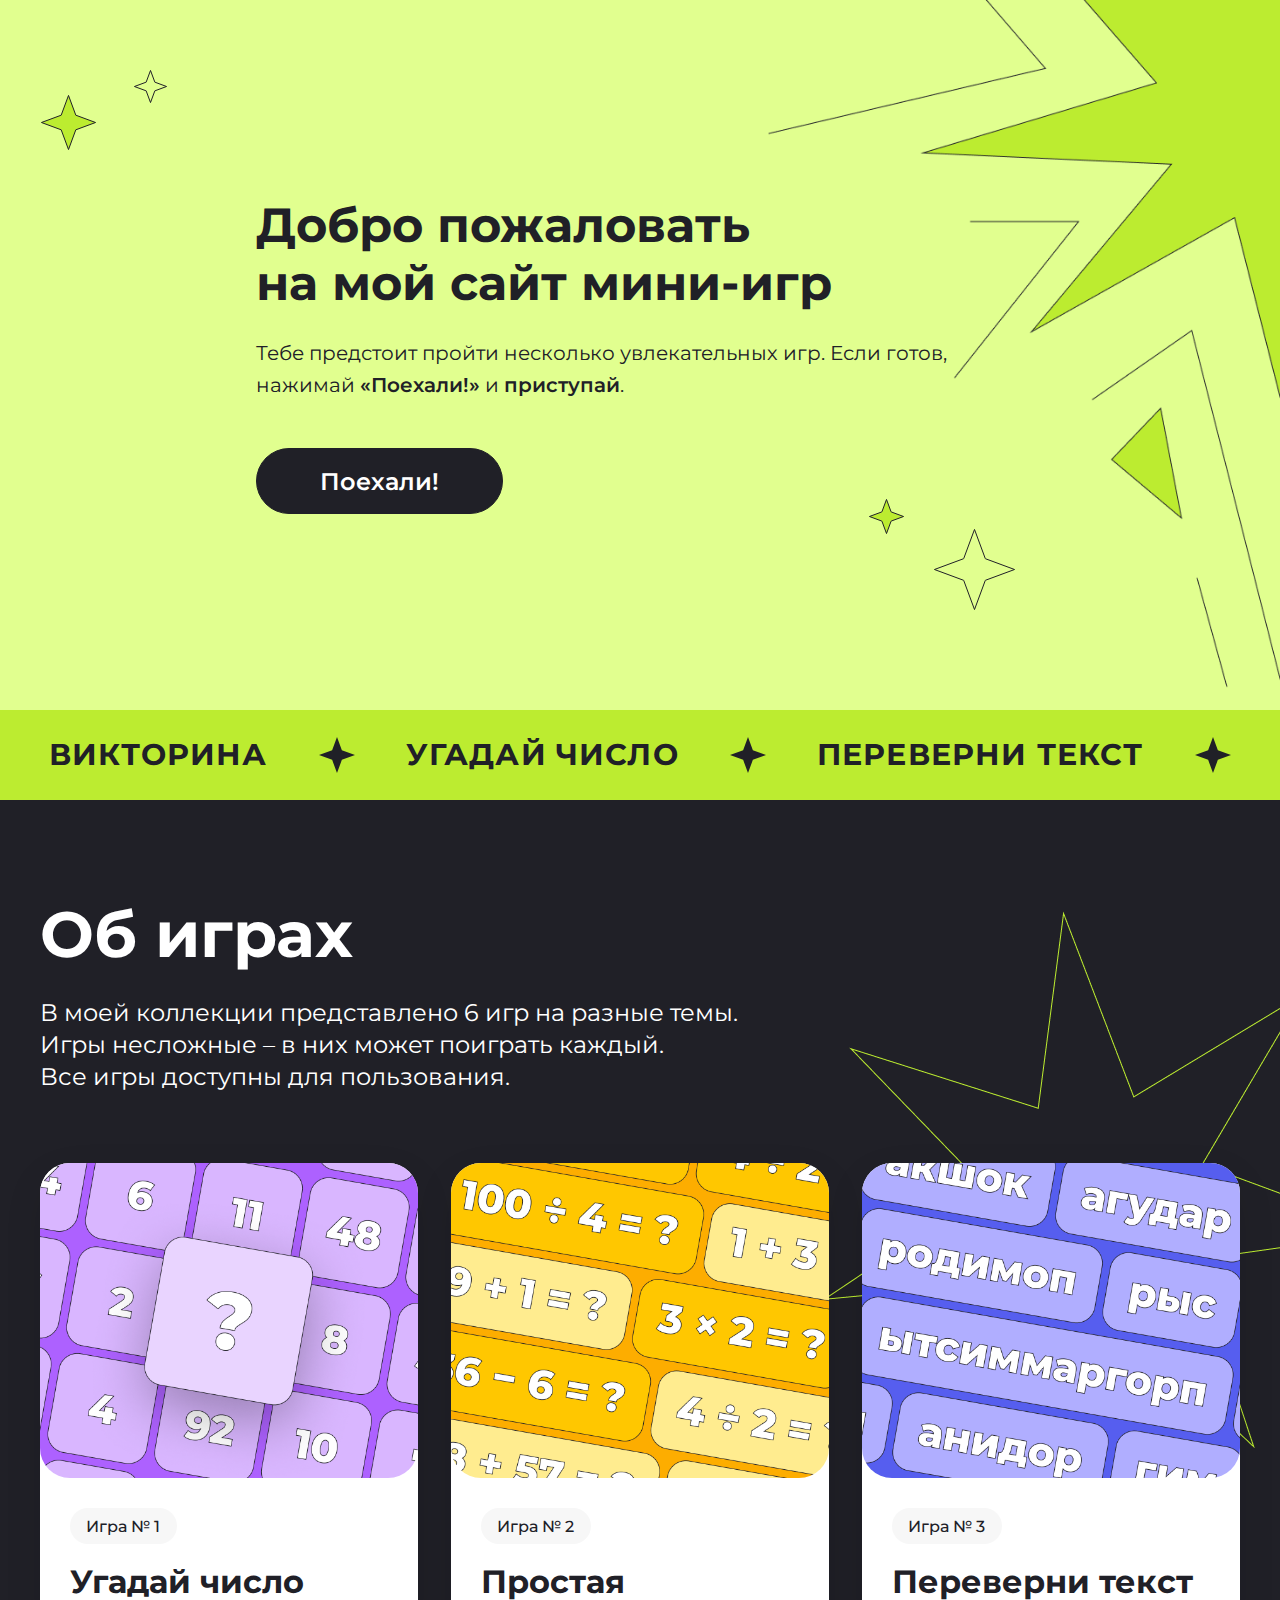
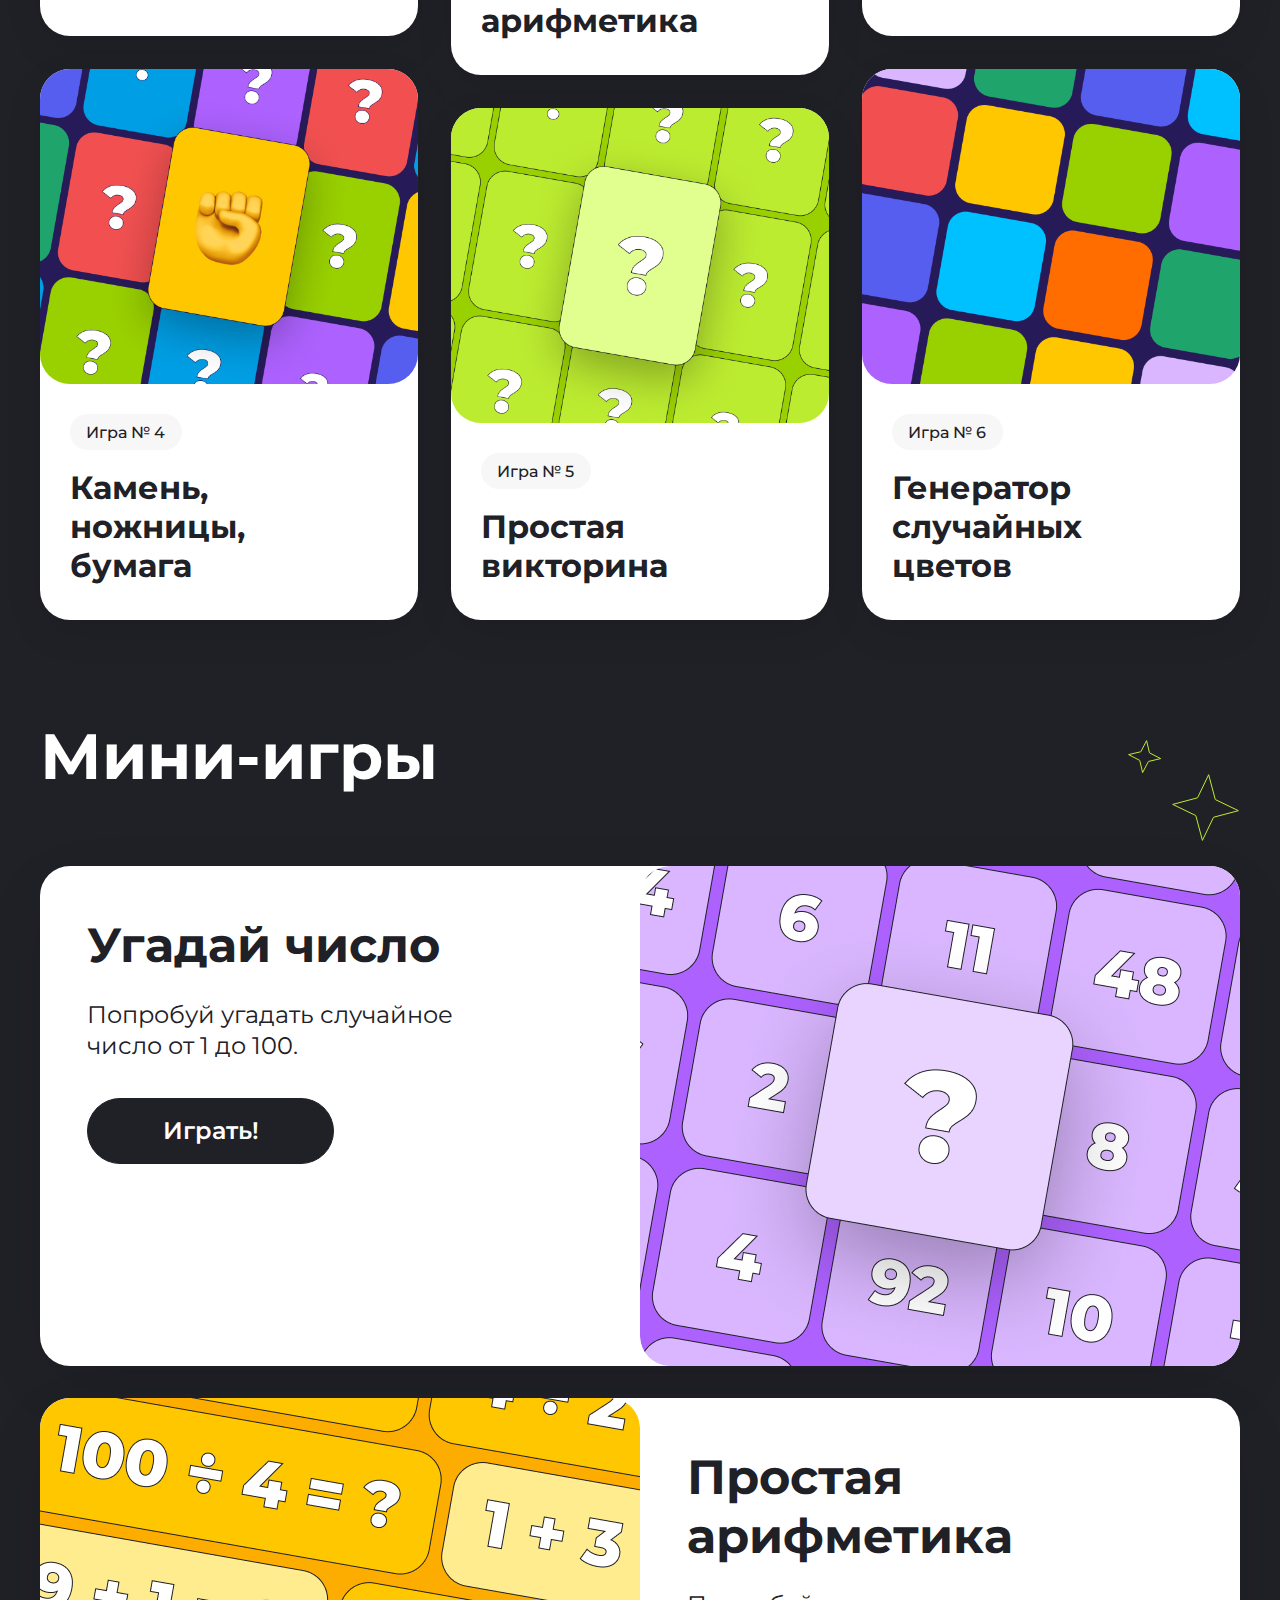
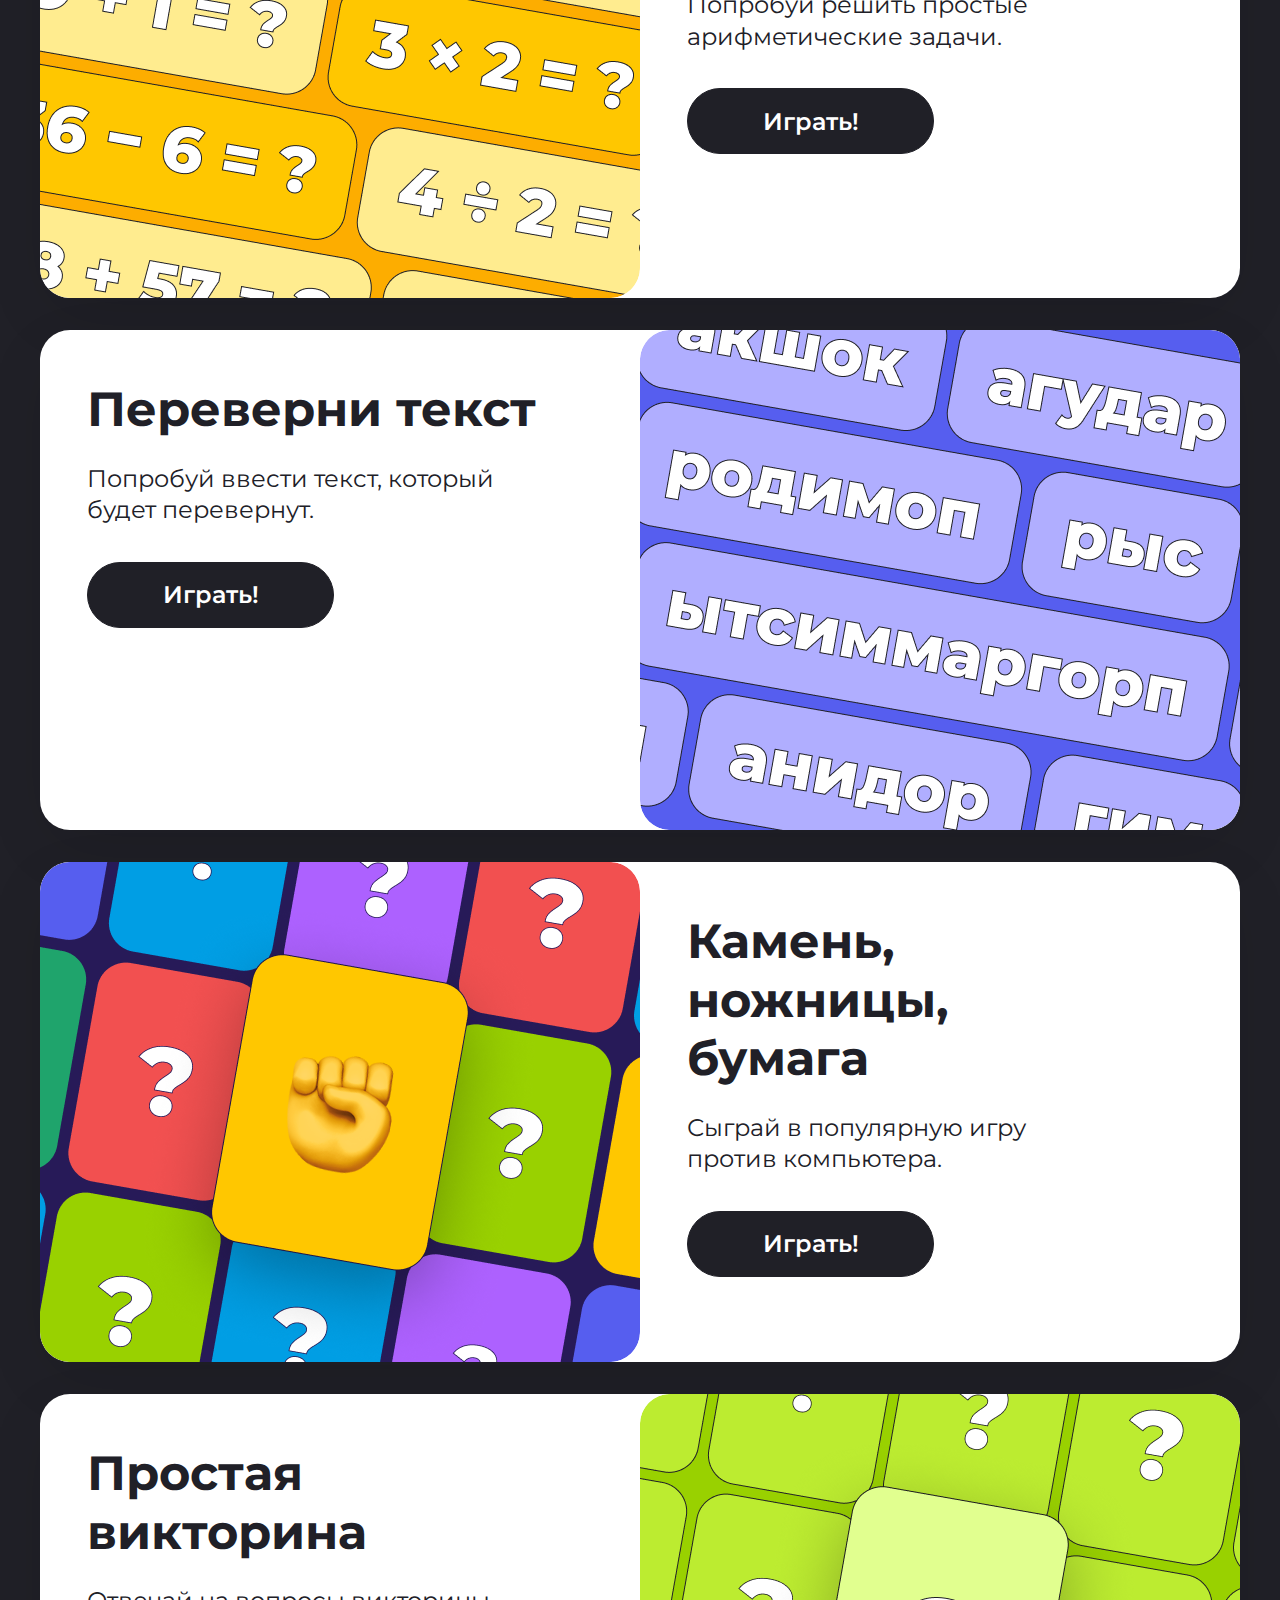
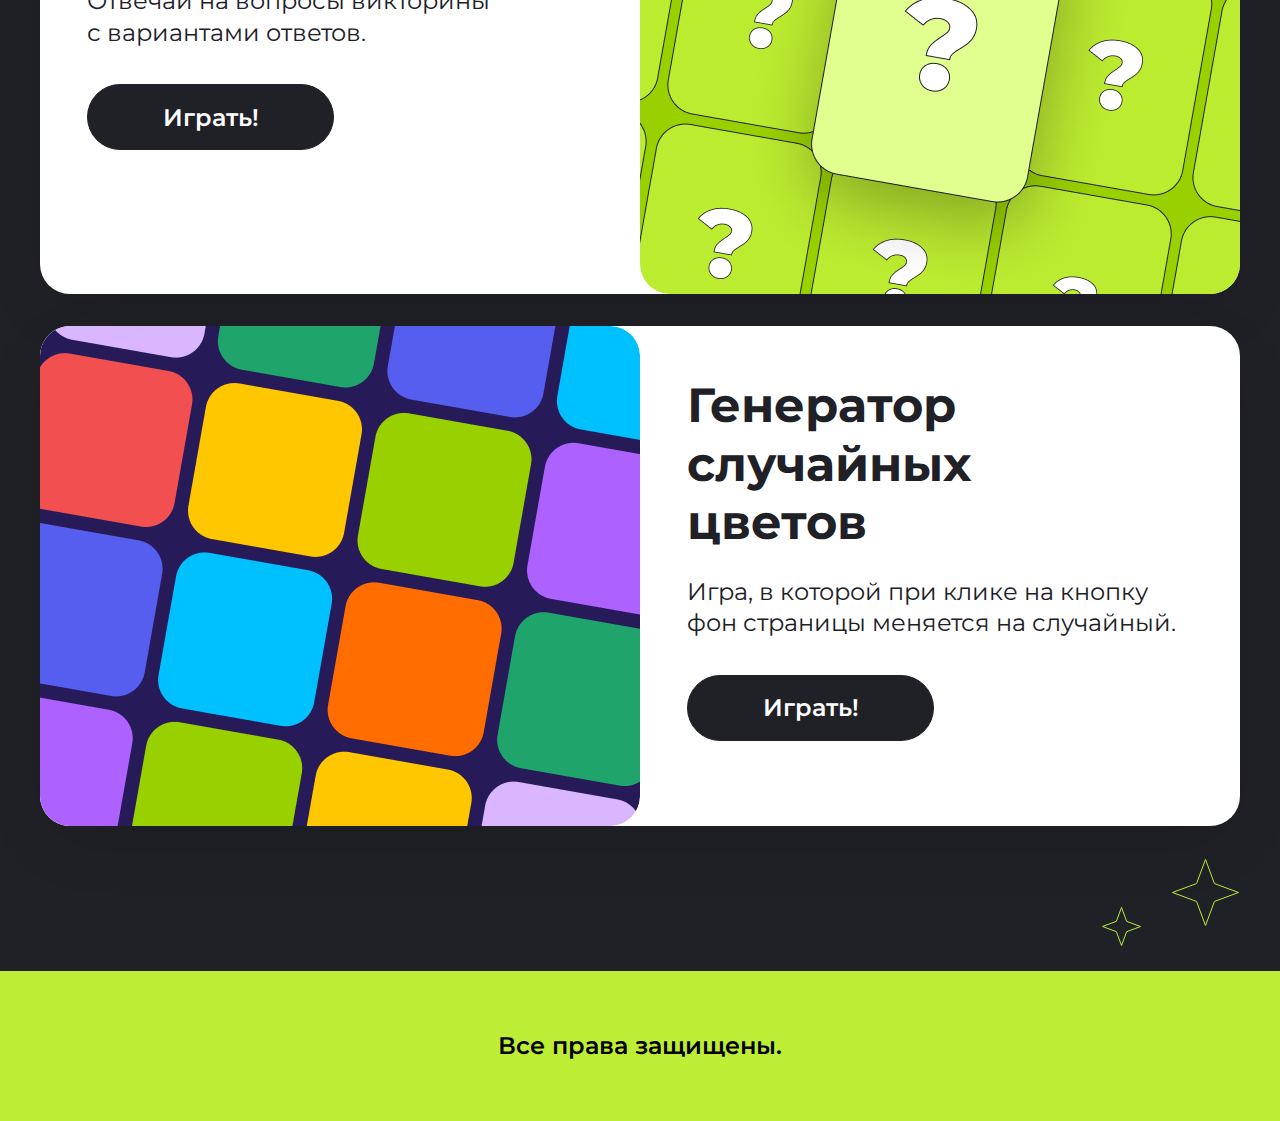
<file: Homework8/index.html>
<!DOCTYPE html>
<html lang="ru">

<head>
    <meta charset="UTF-8">
    <meta http-equiv="X-UA-Compatible" content="IE=edge">
    <meta name="viewport" content="width=device-width, initial-scale=1.0">
    <title>Добро пожаловать на мой сайт мини-игр!</title>
    <link rel="icon" type="image/svg+xml" href="favicon.svg">
    <link rel="preconnect" href="https://fonts.googleapis.com">
    <link rel="preconnect" href="https://fonts.gstatic.com" crossorigin="">
    <link href="https://fonts.googleapis.com/css2?family=Montserrat:wght@400;500;600;700&amp;display=swap"
        rel="stylesheet">
    <link rel="stylesheet" href="style.css">
</head>

<body>
    <div class="top center">
        <div class="container">
            <div class="top__stars top__stars_top">
                <div class="star-small">
                    <svg width="35" height="35" viewBox="0 0 35 35" fill="none" xmlns="http://www.w3.org/2000/svg">
                        <path
                            d="M21.7578 12.9473L21.8379 13.1621L22.0527 13.2422L33.5586 17.5L22.0527 21.7578L21.8379 21.8379L21.7578 22.0527L17.5 33.5586L13.2422 22.0527L13.1621 21.8379L12.9473 21.7578L1.44043 17.5L12.9473 13.2422L13.1621 13.1621L13.2422 12.9473L17.5 1.44043L21.7578 12.9473Z"
                            stroke="#202027" />
                    </svg>
                </div>
                <div class="star-big">
                    <svg width="57" height="57" viewBox="0 0 57 57" fill="none" xmlns="http://www.w3.org/2000/svg">
                        <path
                            d="M35.7285 20.9756L35.8086 21.1914L36.0244 21.2715L55.5586 28.5L36.0244 35.7285L35.8086 35.8086L35.7285 36.0244L28.5 55.5586L21.2715 36.0244L21.1914 35.8086L20.9756 35.7285L1.44043 28.5L20.9756 21.2715L21.1914 21.1914L21.2715 20.9756L28.5 1.44043L35.7285 20.9756Z"
                            stroke="#202027" />
                    </svg>
                </div>
            </div>
            <section class="top__content">
                <h1 class="top__title">Добро пожаловать <br>на мой сайт мини-игр</h1>
                <p class="top__text">Тебе предстоит пройти несколько увлекательных игр. Если готов, нажимай
                    <span>«Поехали!»</span> и <span>приступай</span>.
                </p>
                <a href="#games" class="top__button">Поехали!</a>
            </section>
            <div class="top__stars top__stars_bottom">
                <div class="star-small">
                    <svg width="37" height="37" viewBox="0 0 37 37" fill="none" xmlns="http://www.w3.org/2000/svg">
                        <path
                            d="M23.0273 13.6768L23.1074 13.8926L23.3232 13.9727L35.5586 18.5L23.3232 23.0273L23.1074 23.1074L23.0273 23.3232L18.5 35.5586L13.9727 23.3232L13.8926 23.1074L13.6768 23.0273L1.44043 18.5L13.6768 13.9727L13.8926 13.8926L13.9727 13.6768L18.5 1.44043L23.0273 13.6768Z"
                            stroke="#202027" />
                    </svg>
                </div>
                <div class="star-big">
                    <svg width="83" height="83" viewBox="0 0 83 83" fill="none" xmlns="http://www.w3.org/2000/svg">
                        <path
                            d="M52.2402 30.4648L52.3193 30.6807L52.5352 30.7598L81.5586 41.5L52.5352 52.2402L52.3193 52.3193L52.2402 52.5352L41.5 81.5586L30.7598 52.5352L30.6807 52.3193L30.4648 52.2402L1.44043 41.5L30.4648 30.7598L30.6807 30.6807L30.7598 30.4648L41.5 1.44043L52.2402 30.4648Z"
                            stroke="#202027" />
                    </svg>
                </div>
            </div>
        </div>
    </div>
    <nav>
        <a href="#">Викторина</a>
        <a href="#">Угадай число</a>
        <a href="#">Переверни текст</a>
        <a href="#">Простая арифметика</a>
        <a href="#">Камень, ножницы, бумага</a>
        <a href="#">Генератор случайных цветов</a>
    </nav>
    <main id="games">
        <section class="game container">
            <div class="game__content">
                <div class="game__stars">
                    <div class="star-small">
                        <svg width="32" height="32" viewBox="0 0 32 32" fill="none" xmlns="http://www.w3.org/2000/svg">
                            <path
                                d="M20.2172 12.4036L20.2765 12.6251L20.4838 12.7253L30.2506 17.4364L19.7693 20.2177L19.5469 20.2769L19.4467 20.4841L14.7346 30.2509L11.9543 19.7697L11.895 19.5472L11.6888 19.4471L1.92109 14.7349L12.4032 11.9547L12.6247 11.8954L12.7248 11.6891L17.4361 1.92137L20.2172 12.4036Z"
                                stroke="#BCEC30" />
                        </svg>
                    </div>
                    <div class="star-big">
                        <svg width="55" height="55" viewBox="0 0 55 55" fill="none" xmlns="http://www.w3.org/2000/svg">
                            <path
                                d="M35.3232 21.2557L35.3825 21.4782L35.5898 21.5774L53.5074 30.2216L34.279 35.3236L34.0565 35.3829L33.9563 35.5901L25.3121 53.5077L20.2101 34.2793L20.1518 34.0569L19.9446 33.9567L2.02605 25.3124L21.2554 20.2105L21.4778 20.1522L21.577 19.9449L30.2213 2.02636L35.3232 21.2557Z"
                                stroke="#BCEC30" />
                        </svg>
                    </div>
                </div>
                <h2>Об играх</h2>
                <div class="game__text">
                    <p>В моей коллекции представлено 6 игр на разные темы.</p>
                    <p>Игры несложные – в них может поиграть каждый.</p>
                    <p>Все игры доступны для пользования.</p>
                </div>
                <div class="game__wrapper">
                    <div class="game__item game__item_1">
                        <a href="#game-1" class="game__link"></a>
                        <img src="images/game-1.png" alt="Игра № 1: Угадай число">
                        <div class="game__details">
                            <p class="game__number">Игра № 1</p>
                            <p class="game__title">Угадай число</p>
                        </div>
                    </div>
                    <div class="game__item game__item_2">
                        <a href="#game-2" class="game__link"></a>
                        <img src="images/game-2.png" alt="Игра № 2: Простая арифметика">
                        <div class="game__details">
                            <p class="game__number">Игра № 2</p>
                            <p class="game__title">Простая арифметика</p>
                        </div>
                    </div>
                    <div class="game__item game__item_3">
                        <a href="#game-3" class="game__link"></a>
                        <img src="images/game-3.png" alt="Игра № 3: Переверни текст">
                        <div class="game__details">
                            <p class="game__number">Игра № 3</p>
                            <p class="game__title">Переверни текст</p>
                        </div>
                    </div>
                    <div class="game__item game__item_4">
                        <a href="#game-4" class="game__link"></a>
                        <img src="images/game-4.png" alt="Игра № 4: Камень, ножницы, бумага">
                        <div class="game__details">
                            <p class="game__number">Игра № 4</p>
                            <p class="game__title">Камень, <br>ножницы, <br>бумага</p>
                        </div>
                    </div>
                    <div class="game__item game__item_5">
                        <a href="#game-5" class="game__link"></a>
                        <img src="images/game-5.png" alt="Игра № 5: Простая викторина">
                        <div class="game__details">
                            <p class="game__number">Игра № 5</p>
                            <p class="game__title">Простая викторина</p>
                        </div>
                    </div>
                    <div class="game__item game__item_6">
                        <a href="#game-6" class="game__link"></a>
                        <img src="images/game-6.png" alt="Игра № 6: Генератор случайных цветов">
                        <div class="game__details">
                            <p class="game__number">Игра № 6</p>
                            <p class="game__title">Генератор <br>случайных <br>цветов</p>
                        </div>
                    </div>
                </div>
            </div>
        </section>
        <article class="mini-game container">
            <div class="mini-game__content">
                <div class="mini-game__stars mini-game__stars_top">
                    <div class="star-small">
                        <svg width="36" height="36" viewBox="0 0 36 36" fill="none" xmlns="http://www.w3.org/2000/svg">
                            <path
                                d="M22.4144 13.5956L22.4673 13.8196L22.6716 13.9257L33.6135 19.5949L21.6166 22.4141L21.3925 22.4669L21.2864 22.6712L15.6163 33.6131L12.798 21.6163L12.7452 21.3922L12.5409 21.2861L1.5981 15.6159L13.5959 12.7977L13.8199 12.7449L13.926 12.5406L19.5953 1.59767L22.4144 13.5956Z"
                                stroke="#BCEC30" />
                        </svg>
                    </div>
                    <div class="star-big">
                        <svg width="69" height="69" viewBox="0 0 69 69" fill="none" xmlns="http://www.w3.org/2000/svg">
                            <path
                                d="M44.2013 26.2972L44.2596 26.5196L44.4668 26.6198L67.3851 37.6754L42.7902 44.2012L42.5679 44.2594L42.4687 44.4667L31.4121 67.3849L24.8873 42.7902L24.8281 42.5677L24.6207 42.4685L1.70255 31.4119L26.2973 24.8871L26.5197 24.8279L26.6199 24.6207L37.6755 1.70241L44.2013 26.2972Z"
                                stroke="#BCEC30" />
                        </svg>
                    </div>
                </div>
                <div class="mini-game__stars mini-game__stars_bottom">
                    <div class="star-small">
                        <svg width="41" height="41" viewBox="0 0 41 41" fill="none" xmlns="http://www.w3.org/2000/svg">
                            <path
                                d="M25.5684 15.1367L25.6475 15.3525L25.8633 15.4316L39.5586 20.5L25.8633 25.5684L25.6475 25.6475L25.5684 25.8633L20.5 39.5586L15.4316 25.8633L15.3525 25.6475L15.1367 25.5684L1.44043 20.5L15.1367 15.4316L15.3525 15.3525L15.4316 15.1367L20.5 1.44043L25.5684 15.1367Z"
                                stroke="#BCEC30" />
                        </svg>
                    </div>
                    <div class="star-big">
                        <svg width="69" height="69" viewBox="0 0 69 69" fill="none" xmlns="http://www.w3.org/2000/svg">
                            <path
                                d="M43.3496 25.3555L43.4287 25.5713L43.6445 25.6504L67.5586 34.5L43.6445 43.3496L43.4287 43.4287L43.3496 43.6445L34.5 67.5586L25.6504 43.6445L25.5713 43.4287L25.3555 43.3496L1.44043 34.5L25.3555 25.6504L25.5713 25.5713L25.6504 25.3555L34.5 1.44043L43.3496 25.3555Z"
                                stroke="#BCEC30" />
                        </svg>
                    </div>
                </div>
                <h2>Мини-игры</h2>
                <div class="mini-game__wrapper">
                    <article class="mini-game__item mini-game__item_even" id="game-1">
                        <div class="mini-game__img">
                            <img src="images/game-1.png" alt="Угадай число">
                        </div>
                        <div class="mini-game__details">
                            <h4 class="mini-game__title">Угадай число</h4>
                            <p class="mini-game__text">Попробуй угадать случайное <br>число от 1 до 100.</p>
                            <form>
                                <button class="mini-game__button" onclick="guessTheNumber()"
                                    type="button">Играть!</button>
                            </form>
                        </div>
                    </article>
                    <article class="mini-game__item mini-game__item_odd" id="game-2">
                        <div class="mini-game__img">
                            <img src="images/game-2.png" alt="Простая арифметика">
                        </div>
                        <div class="mini-game__details">
                            <h4 class="mini-game__title">Простая арифметика</h4>
                            <p class="mini-game__text">Попробуй решить простые арифметические задачи.</p>
                            <form>
                                <button class="mini-game__button" onclick="generateTask()"
                                    type="button">Играть!</button>
                            </form>
                        </div>
                    </article>
                    <article class="mini-game__item mini-game__item_even" id="game-3">
                        <div class="mini-game__img">
                            <img src="images/game-3.png" alt="Переверни текст">
                        </div>
                        <div class="mini-game__details">
                            <h4 class="mini-game__title">Переверни текст</h4>
                            <p class="mini-game__text">Попробуй ввести текст, который <br>будет перевернут.</p>
                            <form>
                                <button class="mini-game__button" onclick="reverseText()" type="button">Играть!</button>
                            </form>
                        </div>
                    </article>
                    <article class="mini-game__item mini-game__item_odd" id="game-4">
                        <div class="mini-game__img">
                            <img src="images/game-4.png" alt="Камень, ножницы, бумага">
                        </div>
                        <div class="mini-game__details">
                            <h4 class="mini-game__title">Камень, <br>ножницы, <br>бумага</h4>
                            <p class="mini-game__text">Сыграй в популярную игру <br>против компьютера.</p>
                            <form>
                                <button class="mini-game__button" onclick="playRockPaperScissors()"
                                    type="button">Играть!</button>
                            </form>
                        </div>
                    </article>
                    <article class="mini-game__item mini-game__item_even" id="game-5">
                        <div class="mini-game__img">
                            <img src="images/game-5.png" alt="Простая викторина">
                        </div>
                        <div class="mini-game__details">
                            <h4 class="mini-game__title">Простая <br>викторина</h4>
                            <p class="mini-game__text">Отвечай на вопросы викторины <br>с вариантами ответов.</p>
                            <form>
                                <button class="mini-game__button" onclick="runQuiz()" type="button">Играть!</button>
                            </form>
                        </div>
                    </article>
                    <article class="mini-game__item mini-game__item_odd" id="game-6">
                        <div class="mini-game__img">
                            <img src="images/game-6.png" alt="Генератор случайных цветов">
                        </div>
                        <div class="mini-game__details">
                            <h4 class="mini-game__title">Генератор <br>случайных <br>цветов</h4>
                            <p class="mini-game__text">Игра, в которой при клике на кнопку фон страницы меняется на
                                случайный.</p>
                            <form>
                                <button class="mini-game__button" type="button">Играть!</button>
                            </form>
                        </div>
                    </article>
                </div>
            </div>
        </article>
    </main>
    <footer>
        <div class="container">
            <p>Все права защищены.</p>
        </div>
    </footer>
    <script src="js/games.js"></script>
</body>

</html>
</file>
<file: style.css>
@charset "UTF-8";

* {
    margin: 0;
    padding: 0;
}

body {
    font-family: 'Montserrat', sans-serif;
    background-color: #000915;
}

a {
    text-decoration: none;
}

a:hover {
    cursor: url(img/pointer.png), pointer;
}

.center {
    padding-left: calc(50% - 600px);
    padding-right: calc(50% - 600px);
}

.top {
    height: 1024px;
    background: url(img/topback.jpg) no-repeat center/cover;
    padding-top: 217px;
    box-sizing: border-box;
}

.title {
    font-weight: 700;
    font-size: 64px;
    line-height: 78px;
    color: #FFFFFF;
    width: 660px;
    margin-bottom: 32px;
}

.top__text {
    font-weight: 300;
    font-size: 18px;
    line-height: 32px;
    color: #FFFFFF;
    width: 481px;    
    margin-bottom: 44px;
}

.top__text span {
    font-weight: 700;
}

.top__button, .game-card__button {
    font-family: "Montserrat", sans-serif;
    display: block;
    width: 234px;
    height: 48px;
    background: #9C0332;
    border: none;
    border-radius: 30px;
    color: #FFFFFF;
    font-weight: 400;
    font-size: 18px;
    line-height: 22px;
    cursor: pointer;
}

.top__button:hover, .game-card__button:hover {
    background: #EB443F;
    cursor: url(img/pointer.png), pointer;
}

.game {
    padding-top: 128px;
    padding-bottom: 128px;
}

.game__content {
    display: grid;
    grid-template-columns: repeat(12, 1fr);
    gap: 32px;
}

.game__item {
    height: 300px;
    grid-column: span 4;
    position: relative;
    border-radius: 18px;
    box-sizing: border-box;
}

.game__item:hover {
    border: 3px solid #44D2FF;
}

.game__item_1 {
    background: url(img/game-1.jpg) no-repeat 100% 50%/cover;
}

.game__item_2 {
    background: url(img/game-2.jpg) no-repeat 100% 50%/cover;
}

.game__item_3 {
    background: url(img/game-3.jpg) no-repeat 100% 50%/cover;
}

.game__link {
    display: block;
    width: 100%;
    height: 300px;
    position: relative;
    z-index: 1;
}

.game__title {
    position: absolute;
    left: 32px;
    bottom: 32px;
    font-weight: 600;
    font-size: 24px;
    line-height: 32px;
    color: #FFFFFF;
}

.played-games_1 {
    padding-top: 234px;
    padding-bottom: 234px;
}

.played-games_2 {
    padding-top: 239px;
    padding-bottom: 239px;    
}

.game-card {
    display: grid;
    grid-template-columns: repeat(2, 1fr);
    column-gap: 32px;
    align-items: center;
}

.game-card__title {
    font-weight: 700;
    font-size: 48px;
    line-height: 59px;
    color: #FFFFFF;
    margin-bottom: 32px;
}

.game-card__text {
    font-weight: 300;
    font-size: 18px;
    line-height: 32px;
    color: #FFFFFF;
    width: 584px;    
    margin-bottom: 32px;
}

.game-card__img_1 {
    text-align: right;
}

.game-card__img_2 {
    text-align: left;
}

.game-card__img img {
    max-width: 100%;
}

@media (max-width: 1200px) {
    .game-card {
        grid-template-columns: repeat(1, 1fr);
        row-gap: 64px;
        justify-items: center;
    }

    .game-card__img {
        order: 2;
    }

    .game-card__text {
        width: 100%;
    }
}

@media (max-width: 1024px) {
    .top {
        height: 850px;
    }

    .center {
        padding-left: calc(50% - 393px);
        padding-right: calc(50% - 393px);
    }

    .game__item {
        grid-column: span 6;
    }
}

@media (max-width: 900px) {
    .top {
        height: 800px;
        background-size: 160%;
    }
}    

@media (min-width: 768px) and (max-width: 833px) {
    .center {
        padding-left: 24px;
        padding-right: 24px;
    }
}

@media (max-width: 767px) {
    .top {
        height: 735px;
        padding-top: 239px;
    }

    .center {
        padding-left: 16px;
        padding-right: 16px;
    }

    .title {
        font-size: 32px;
        line-height: 39px;
        text-align: center;
        width: 100%;
    }

    .top__text {
        font-size: 14px;
        line-height: 22px;
        text-align: center;
        width: 100%;
        margin-bottom: 32px;
    }

    .top__button, .game-card__button {
        margin: 0 auto;
    }

    .game__content {
        grid-template-columns: repeat(1, 1fr);
    }

    .game__item {
        grid-column: auto;
        width: 100%;
        max-width: 343px;        
        margin: 0 auto;
    }

    .played-games_1 {
        padding-top: 51px;
        padding-bottom: 85px;
    }

    .played-games_2 {
        padding-top: 51px;
        padding-bottom: 90px;
    }

    .game-card__description {
        text-align: center;
    }

    .game-card__title {
        font-size: 32px;
        line-height: 39px;
    }

    .game-card__text {
        font-size: 14px;
        line-height: 22px;
    }
}

@media (max-width: 470px) {
    .top {
        background-position: 31.5% 0;
        background-size: 280%;
    }
}

@media (max-width: 361px) {
    .top {
        background-position: 31.5% 150px;
    }
}
</file>
<file: Homework1/style.css>
html {
  scroll-behavior: smooth;
}

* {
  margin: 0;
  padding: 0;
}

body {
  font-family: "Montserrat", sans-serif;
  color: #202027;
}

a {
  color: #202027;
  text-decoration: none;
}

a,
button {
  cursor: url(images/pointer.png), pointer;
  transition: all 0.7s ease;
}

.center {
  padding-left: calc(50% - 720px);
  padding-right: calc(50% - 720px);
}

.container {
  width: 1200px;
  max-width: 100%;
  margin: 0 auto;
  padding: 0 16px;
}

.top {
  height: 710px;
  background: #E1FF8F url(images/topback-right.png) no-repeat top right/contain;
}
.top__stars_top {
  position: relative;
  height: 196px;
}
.top__stars_top .star-small {
  position: absolute;
  width: 35px;
  height: 35px;
  top: 35%;
  left: 36px;
}
.top__stars_top .star-big {
  position: absolute;
  width: 57px;
  height: 57px;
  top: 48%;
  left: -57px;
}
.top__stars_top .star-big svg {
  fill: #BCEC30;
}
.top__content {
  display: flex;
  flex-direction: column;
  max-width: 769px;
}
.top__title {
  font-size: 64px;
  font-weight: 700;
  margin-bottom: 25px;
}
.top__text {
  font-size: 24px;
  font-weight: 400;
  line-height: 32px;
  margin-bottom: 47px;
}
.top__text span {
  font-weight: 600;
}
.top__button {
  display: flex;
  justify-content: center;
  align-items: center;
  width: 247px;
  height: 66px;
  background-color: #202027;
  border: 1px solid #202027;
  border-radius: 60px;
  color: #FFFFFF;
  font-weight: 600;
  font-size: 24px;
  box-sizing: border-box;
}
.top__button:hover {
  background-color: #FFFFFF;
  color: #000000;
}
.top__stars_bottom {
  position: relative;
  height: 156px;
}
.top__stars_bottom .star-small {
  position: absolute;
  width: 37px;
  height: 37px;
  top: -10%;
  left: 69%;
}
.top__stars_bottom .star-small svg {
  fill: #BCEC30;
}
.top__stars_bottom .star-big {
  position: absolute;
  width: 83px;
  height: 83px;
  top: 9%;
  left: 74.45%;
}

nav {
  display: flex;
  -moz-column-gap: 51px;
       column-gap: 51px;
  background-color: #BCEC30;
  padding: 27px 49px;
  overflow: hidden;
}
nav a {
  display: flex;
  -moz-column-gap: 51px;
       column-gap: 51px;
  align-items: center;
  font-size: 30px;
  font-weight: 700;
  line-height: 1.2;
  letter-spacing: 1.18px;
  text-transform: uppercase;
  white-space: nowrap;
}
nav a::after {
  content: "";
  width: 36px;
  height: 36px;
  background: url(images/star.svg) no-repeat;
}

main {
  background-color: #202027;
  background-image: url(images/star-main.png);
  background-repeat: no-repeat;
  background-position: 100% 111px;
  background-size: 458px 568px;
}
main h2 {
  font-size: 64px;
  font-weight: 700;
  color: #FFFFFF;
  text-align: left;
}

.game__content {
  position: relative;
  padding: 95px 0 49px;
}
.game__content h2 {
  margin-bottom: 24px;
}
.game__stars {
  position: absolute;
  width: 71px;
  height: 112px;
  top: 52.5%;
  left: -94px;
}
.game__stars .star-small {
  position: absolute;
  top: 0;
  left: 0;
}
.game__stars .star-big {
  position: absolute;
  bottom: 0;
  right: 0;
}
.game__text {
  margin-bottom: 70px;
}
.game__text p {
  font-size: 24px;
  font-weight: 400;
  line-height: 32px;
  color: #FFFFFF;
}
.game__wrapper {
  display: grid;
  grid-template-columns: repeat(auto-fit, minmax(288px, 1fr));
  gap: 33px;
}
.game__item {
  display: flex;
  flex-direction: column;
  position: relative;
  height: -moz-fit-content;
  height: fit-content;
  background-color: #FFFFFF;
  border-radius: 30px;
  box-shadow: 0px 12.61px 42.25px -7.57px rgba(0, 0, 0, 0.1294117647);
  transition: all 1s ease;
}
.game__item_4, .game__item_6 {
  margin-top: -39px;
}
.game__item:hover {
  transform: scale(1.07);
}
.game__item img {
  border-radius: 30px;
}
.game__link {
  position: absolute;
  width: 100%;
  height: 100%;
  border-radius: 30px;
}
.game__details {
  padding: 30px 30px 35px;
}
.game__number {
  display: inline-block;
  font-size: 16px;
  font-weight: 500;
  background-color: #F7F7F7;
  border-radius: 53px;
  padding: 8.5px 16.45px;
  margin-bottom: 18px;
}
.game__title {
  font-size: 32px;
  font-weight: 700;
}

.mini-game__content {
  position: relative;
  padding-bottom: 145px;
}
.mini-game__content h2 {
  padding-top: 48px;
  padding-bottom: 71px;
}
.mini-game__stars_top {
  position: absolute;
  width: 113px;
  height: 107px;
  top: 97px;
  right: -72px;
}
.mini-game__stars_top .star-small {
  position: absolute;
  top: 0;
  left: 0;
}
.mini-game__stars_top .star-big {
  position: absolute;
  bottom: 0;
  right: 0;
}
.mini-game__stars_bottom {
  position: absolute;
  width: 139px;
  height: 93px;
  bottom: 41px;
  right: -68px;
}
.mini-game__stars_bottom .star-small {
  position: absolute;
  bottom: 0;
  left: 0;
}
.mini-game__stars_bottom .star-big {
  position: absolute;
  top: 0;
  right: 0;
}
.mini-game__wrapper {
  display: flex;
  flex-direction: column;
  row-gap: 32px;
  position: relative;
  z-index: 1;
}
.mini-game__item {
  display: flex;
  flex-wrap: wrap;
  background-color: #FFFFFF;
  border-radius: 30px;
  box-shadow: 0px 20px 67px -12px rgba(0, 0, 0, 0.13);
}
.mini-game__item div {
  width: 50%;
  max-height: 500px;
  box-sizing: border-box;
}
.mini-game__item_even {
  flex-direction: row-reverse;
}
.mini-game__img img {
  width: 100%;
  height: 100%;
  -o-object-fit: cover;
     object-fit: cover;
  border-radius: 30px;
}
.mini-game__details {
  padding: 50px 47px;
}
.mini-game__title {
  font-size: 48px;
  font-weight: 700;
  line-height: 1.22;
  margin-bottom: 24px;
}
.mini-game__text {
  font-size: 24px;
  font-weight: 400;
  line-height: 1.32;
  margin-bottom: 36px;
}
.mini-game__button {
  display: flex;
  justify-content: center;
  align-items: center;
  width: 247px;
  max-width: 100%;
  height: 66px;
  background-color: #202027;
  border: 1px solid #202027;
  border-radius: 60px;
  font-family: "Montserrat", sans-serif;
  color: #FFFFFF;
  font-weight: 600;
  font-size: 24px;
  box-sizing: border-box;
}
.mini-game__button:hover {
  background-color: #FFFFFF;
  color: #000000;
}

footer {
  background-color: #BDED35;
  padding: 60px 0;
}
footer p {
  font-size: 24px;
  font-weight: 600;
  line-height: 1.25;
  color: #000000;
  text-align: center;
}

@media (max-width: 1360px) {
  .top {
    background-size: 40%;
  }
  .top__stars_top .star-small {
    left: 93px;
  }
  .top__stars_top .star-big {
    left: 0;
  }
  .top__content {
    margin: 0 auto;
  }
  .top__title {
    font-size: 48px;
  }
  .top__text {
    font-size: 20px;
  }
  .game__stars {
    display: none;
  }
  .mini-game__stars_top {
    top: 70px;
    right: 0;
  }
  .mini-game__stars_bottom {
    bottom: 20px;
    right: 0;
  }
}
@media (max-width: 1232px) {
  .container {
    width: auto;
  }
}
@media (max-width: 1175px) {
  .game__item {
    height: 100%;
  }
  .game__item_4, .game__item_6 {
    margin-top: 0;
  }
}
@media (max-width: 1100px) {
  main {
    background-image: none;
  }
}
@media (min-width: 651px) and (max-width: 870px) {
  .mini-game__title {
    font-size: 32px;
  }
  .mini-game__text {
    font-size: 16px;
  }
  .mini-game__button {
    height: 55px;
    font-size: 16px;
  }
}
@media (max-width: 768px) {
  .top {
    background: #E1FF8F url(images/topback-right-mobile.svg) no-repeat top right/40%;
  }
}
@media (max-width: 650px) {
  .top__content {
    max-width: 100%;
    align-items: center;
    padding: 0 25px;
  }
  .top__title {
    font-size: 40px;
    text-align: center;
    margin-bottom: 25px;
  }
  .top__text {
    font-size: 16px;
    line-height: 1.25;
    text-align: center;
    margin-bottom: 34px;
  }
  .top__stars_bottom {
    height: 132px;
  }
  .top__stars_bottom .star-small {
    top: 30%;
    left: 75%;
  }
  .top__stars_bottom .star-big {
    width: 58px;
    height: 60px;
    top: 48%;
    left: 84%;
  }
  .top__stars_bottom .star-big svg {
    width: 58px;
    height: 60px;
  }
  nav {
    -moz-column-gap: 23px;
         column-gap: 23px;
    padding: 16px 24px;
  }
  nav a {
    font-size: 16px;
    -moz-column-gap: 23px;
         column-gap: 23px;
  }
  nav a::after {
    background-size: 19.34px;
    width: 19.34px;
    height: 19.34px;
  }
  .game {
    display: none;
  }
  .mini-game__item div {
    width: 100%;
  }
}
@media (max-width: 561px) {
  .top__button {
    width: 285px;
    max-width: 100%;
    height: 55px;
    font-size: 16px;
  }
  .mini-game__stars_top {
    display: none;
  }
}
@media (max-width: 425px) {
  .center {
    padding: 0;
  }
  .top {
    height: 649px;
    background-size: 160px 155px;
  }
  .top__stars_top {
    height: 147px;
  }
  .top__stars_top .star-small {
    width: 21px;
    height: 21px;
    top: 43.5%;
    left: 22.2%;
  }
  .top__stars_top .star-small svg {
    width: 21px;
    height: 21px;
  }
  .top__stars_top .star-big {
    width: 35px;
    height: 35px;
    top: 66%;
    left: 6.5%;
  }
  .top__stars_top .star-big svg {
    width: 35px;
    height: 35px;
  }
  .top__content {
    max-width: 100%;
    align-items: center;
    padding: 0 25px;
  }
  .top__text {
    font-size: 16px;
    line-height: 1.25;
    text-align: center;
    margin-bottom: 34px;
  }
  .top__stars_bottom .star-small {
    width: 18px;
    height: 18px;
    top: 30%;
    left: 75%;
  }
  .top__stars_bottom .star-small svg {
    width: 18px;
    height: 18px;
  }
  .top__stars_bottom .star-big {
    width: 39px;
    height: 41px;
    top: 48%;
    left: 84%;
  }
  .top__stars_bottom .star-big svg {
    width: 39px;
    height: 41px;
  }
  main h2 {
    font-size: 40px;
  }
  .mini-game__content {
    padding-bottom: 12px;
  }
  .mini-game__content h2 {
    padding-bottom: 48px;
  }
  .mini-game__stars {
    display: none;
  }
  .mini-game__wrapper {
    row-gap: 24px;
  }
  .mini-game__item div {
    width: 100%;
    max-height: -moz-fit-content;
    max-height: fit-content;
  }
  .mini-game__details {
    padding: 24px 30px 32px;
  }
  .mini-game__title {
    font-size: 32px;
    margin-bottom: 16px;
  }
  .mini-game__text {
    font-size: 16px;
    margin-bottom: 30px;
  }
  #game-6 .mini-game__text {
    width: 228px;
    max-width: 100%;
  }
  .mini-game__button {
    width: 100%;
    height: 55px;
    font-size: 16px;
  }
  footer {
    padding: 40px 0;
  }
  footer p {
    font-size: 16px;
  }
}
@media (max-width: 373px) {
  .top__stars_bottom {
    height: 50px;
  }
}/*# sourceMappingURL=style.css.map */
</file>
<file: Homework5/style.css>
html {
  scroll-behavior: smooth;
}

* {
  margin: 0;
  padding: 0;
}

body {
  font-family: "Montserrat", sans-serif;
  color: #202027;
}

a {
  color: #202027;
  text-decoration: none;
}

a,
button {
  cursor: url(images/pointer.png), pointer;
  transition: all 0.7s ease;
}

.center {
  padding-left: calc(50% - 720px);
  padding-right: calc(50% - 720px);
}

.container {
  width: 1200px;
  max-width: 100%;
  margin: 0 auto;
  padding: 0 16px;
}

.top {
  height: 710px;
  background: #E1FF8F url(images/topback-right.png) no-repeat top right/contain;
}
.top__stars_top {
  position: relative;
  height: 196px;
}
.top__stars_top .star-small {
  position: absolute;
  width: 35px;
  height: 35px;
  top: 35%;
  left: 36px;
}
.top__stars_top .star-big {
  position: absolute;
  width: 57px;
  height: 57px;
  top: 48%;
  left: -57px;
}
.top__stars_top .star-big svg {
  fill: #BCEC30;
}
.top__content {
  display: flex;
  flex-direction: column;
  max-width: 769px;
}
.top__title {
  font-size: 64px;
  font-weight: 700;
  margin-bottom: 25px;
}
.top__text {
  font-size: 24px;
  font-weight: 400;
  line-height: 32px;
  margin-bottom: 47px;
}
.top__text span {
  font-weight: 600;
}
.top__button {
  display: flex;
  justify-content: center;
  align-items: center;
  width: 247px;
  height: 66px;
  background-color: #202027;
  border: 1px solid #202027;
  border-radius: 60px;
  color: #FFFFFF;
  font-weight: 600;
  font-size: 24px;
  box-sizing: border-box;
}
.top__button:hover {
  background-color: #FFFFFF;
  color: #000000;
}
.top__stars_bottom {
  position: relative;
  height: 156px;
}
.top__stars_bottom .star-small {
  position: absolute;
  width: 37px;
  height: 37px;
  top: -10%;
  left: 69%;
}
.top__stars_bottom .star-small svg {
  fill: #BCEC30;
}
.top__stars_bottom .star-big {
  position: absolute;
  width: 83px;
  height: 83px;
  top: 9%;
  left: 74.45%;
}

nav {
  display: flex;
  -moz-column-gap: 51px;
       column-gap: 51px;
  background-color: #BCEC30;
  padding: 27px 49px;
  overflow: hidden;
}
nav a {
  display: flex;
  -moz-column-gap: 51px;
       column-gap: 51px;
  align-items: center;
  font-size: 30px;
  font-weight: 700;
  line-height: 1.2;
  letter-spacing: 1.18px;
  text-transform: uppercase;
  white-space: nowrap;
}
nav a::after {
  content: "";
  width: 36px;
  height: 36px;
  background: url(images/star.svg) no-repeat;
}

main {
  background-color: #202027;
  background-image: url(images/star-main.png);
  background-repeat: no-repeat;
  background-position: 100% 111px;
  background-size: 458px 568px;
}
main h2 {
  font-size: 64px;
  font-weight: 700;
  color: #FFFFFF;
  text-align: left;
}

.game__content {
  position: relative;
  padding: 95px 0 49px;
}
.game__content h2 {
  margin-bottom: 24px;
}
.game__stars {
  position: absolute;
  width: 71px;
  height: 112px;
  top: 52.5%;
  left: -94px;
}
.game__stars .star-small {
  position: absolute;
  top: 0;
  left: 0;
}
.game__stars .star-big {
  position: absolute;
  bottom: 0;
  right: 0;
}
.game__text {
  margin-bottom: 70px;
}
.game__text p {
  font-size: 24px;
  font-weight: 400;
  line-height: 32px;
  color: #FFFFFF;
}
.game__wrapper {
  display: grid;
  grid-template-columns: repeat(auto-fit, minmax(288px, 1fr));
  gap: 33px;
}
.game__item {
  display: flex;
  flex-direction: column;
  position: relative;
  height: -moz-fit-content;
  height: fit-content;
  background-color: #FFFFFF;
  border-radius: 30px;
  box-shadow: 0px 12.61px 42.25px -7.57px rgba(0, 0, 0, 0.1294117647);
  transition: all 1s ease;
}
.game__item_4, .game__item_6 {
  margin-top: -39px;
}
.game__item:hover {
  transform: scale(1.07);
}
.game__item img {
  border-radius: 30px;
}
.game__link {
  position: absolute;
  width: 100%;
  height: 100%;
  border-radius: 30px;
}
.game__details {
  padding: 30px 30px 35px;
}
.game__number {
  display: inline-block;
  font-size: 16px;
  font-weight: 500;
  background-color: #F7F7F7;
  border-radius: 53px;
  padding: 8.5px 16.45px;
  margin-bottom: 18px;
}
.game__title {
  font-size: 32px;
  font-weight: 700;
}

.mini-game__content {
  position: relative;
  padding-bottom: 145px;
}
.mini-game__content h2 {
  padding-top: 48px;
  padding-bottom: 71px;
}
.mini-game__stars_top {
  position: absolute;
  width: 113px;
  height: 107px;
  top: 97px;
  right: -72px;
}
.mini-game__stars_top .star-small {
  position: absolute;
  top: 0;
  left: 0;
}
.mini-game__stars_top .star-big {
  position: absolute;
  bottom: 0;
  right: 0;
}
.mini-game__stars_bottom {
  position: absolute;
  width: 139px;
  height: 93px;
  bottom: 41px;
  right: -68px;
}
.mini-game__stars_bottom .star-small {
  position: absolute;
  bottom: 0;
  left: 0;
}
.mini-game__stars_bottom .star-big {
  position: absolute;
  top: 0;
  right: 0;
}
.mini-game__wrapper {
  display: flex;
  flex-direction: column;
  row-gap: 32px;
  position: relative;
  z-index: 1;
}
.mini-game__item {
  display: flex;
  flex-wrap: wrap;
  background-color: #FFFFFF;
  border-radius: 30px;
  box-shadow: 0px 20px 67px -12px rgba(0, 0, 0, 0.13);
}
.mini-game__item div {
  width: 50%;
  max-height: 500px;
  box-sizing: border-box;
}
.mini-game__item_even {
  flex-direction: row-reverse;
}
.mini-game__img img {
  width: 100%;
  height: 100%;
  -o-object-fit: cover;
     object-fit: cover;
  border-radius: 30px;
}
.mini-game__details {
  padding: 50px 47px;
}
.mini-game__title {
  font-size: 48px;
  font-weight: 700;
  line-height: 1.22;
  margin-bottom: 24px;
}
.mini-game__text {
  font-size: 24px;
  font-weight: 400;
  line-height: 1.32;
  margin-bottom: 36px;
}
.mini-game__button {
  display: flex;
  justify-content: center;
  align-items: center;
  width: 247px;
  max-width: 100%;
  height: 66px;
  background-color: #202027;
  border: 1px solid #202027;
  border-radius: 60px;
  font-family: "Montserrat", sans-serif;
  color: #FFFFFF;
  font-weight: 600;
  font-size: 24px;
  box-sizing: border-box;
}
.mini-game__button:hover {
  background-color: #FFFFFF;
  color: #000000;
}

footer {
  background-color: #BDED35;
  padding: 60px 0;
}
footer p {
  font-size: 24px;
  font-weight: 600;
  line-height: 1.25;
  color: #000000;
  text-align: center;
}

@media (max-width: 1360px) {
  .top {
    background-size: 40%;
  }
  .top__stars_top .star-small {
    left: 93px;
  }
  .top__stars_top .star-big {
    left: 0;
  }
  .top__content {
    margin: 0 auto;
  }
  .top__title {
    font-size: 48px;
  }
  .top__text {
    font-size: 20px;
  }
  .game__stars {
    display: none;
  }
  .mini-game__stars_top {
    top: 70px;
    right: 0;
  }
  .mini-game__stars_bottom {
    bottom: 20px;
    right: 0;
  }
}
@media (max-width: 1232px) {
  .container {
    width: auto;
  }
}
@media (max-width: 1175px) {
  .game__item {
    height: 100%;
  }
  .game__item_4, .game__item_6 {
    margin-top: 0;
  }
}
@media (max-width: 1100px) {
  main {
    background-image: none;
  }
}
@media (min-width: 651px) and (max-width: 870px) {
  .mini-game__title {
    font-size: 32px;
  }
  .mini-game__text {
    font-size: 16px;
  }
  .mini-game__button {
    height: 55px;
    font-size: 16px;
  }
}
@media (max-width: 768px) {
  .top {
    background: #E1FF8F url(images/topback-right-mobile.svg) no-repeat top right/40%;
  }
}
@media (max-width: 650px) {
  .top__content {
    max-width: 100%;
    align-items: center;
    padding: 0 25px;
  }
  .top__title {
    font-size: 40px;
    text-align: center;
    margin-bottom: 25px;
  }
  .top__text {
    font-size: 16px;
    line-height: 1.25;
    text-align: center;
    margin-bottom: 34px;
  }
  .top__stars_bottom {
    height: 132px;
  }
  .top__stars_bottom .star-small {
    top: 30%;
    left: 75%;
  }
  .top__stars_bottom .star-big {
    width: 58px;
    height: 60px;
    top: 48%;
    left: 84%;
  }
  .top__stars_bottom .star-big svg {
    width: 58px;
    height: 60px;
  }
  nav {
    -moz-column-gap: 23px;
         column-gap: 23px;
    padding: 16px 24px;
  }
  nav a {
    font-size: 16px;
    -moz-column-gap: 23px;
         column-gap: 23px;
  }
  nav a::after {
    background-size: 19.34px;
    width: 19.34px;
    height: 19.34px;
  }
  .game {
    display: none;
  }
  .mini-game__item div {
    width: 100%;
  }
}
@media (max-width: 561px) {
  .top__button {
    width: 285px;
    max-width: 100%;
    height: 55px;
    font-size: 16px;
  }
  .mini-game__stars_top {
    display: none;
  }
}
@media (max-width: 425px) {
  .center {
    padding: 0;
  }
  .top {
    height: 649px;
    background-size: 160px 155px;
  }
  .top__stars_top {
    height: 147px;
  }
  .top__stars_top .star-small {
    width: 21px;
    height: 21px;
    top: 43.5%;
    left: 22.2%;
  }
  .top__stars_top .star-small svg {
    width: 21px;
    height: 21px;
  }
  .top__stars_top .star-big {
    width: 35px;
    height: 35px;
    top: 66%;
    left: 6.5%;
  }
  .top__stars_top .star-big svg {
    width: 35px;
    height: 35px;
  }
  .top__content {
    max-width: 100%;
    align-items: center;
    padding: 0 25px;
  }
  .top__text {
    font-size: 16px;
    line-height: 1.25;
    text-align: center;
    margin-bottom: 34px;
  }
  .top__stars_bottom .star-small {
    width: 18px;
    height: 18px;
    top: 30%;
    left: 75%;
  }
  .top__stars_bottom .star-small svg {
    width: 18px;
    height: 18px;
  }
  .top__stars_bottom .star-big {
    width: 39px;
    height: 41px;
    top: 48%;
    left: 84%;
  }
  .top__stars_bottom .star-big svg {
    width: 39px;
    height: 41px;
  }
  main h2 {
    font-size: 40px;
  }
  .mini-game__content {
    padding-bottom: 12px;
  }
  .mini-game__content h2 {
    padding-bottom: 48px;
  }
  .mini-game__stars {
    display: none;
  }
  .mini-game__wrapper {
    row-gap: 24px;
  }
  .mini-game__item div {
    width: 100%;
    max-height: -moz-fit-content;
    max-height: fit-content;
  }
  .mini-game__details {
    padding: 24px 30px 32px;
  }
  .mini-game__title {
    font-size: 32px;
    margin-bottom: 16px;
  }
  .mini-game__text {
    font-size: 16px;
    margin-bottom: 30px;
  }
  #game-6 .mini-game__text {
    width: 228px;
    max-width: 100%;
  }
  .mini-game__button {
    width: 100%;
    height: 55px;
    font-size: 16px;
  }
  footer {
    padding: 40px 0;
  }
  footer p {
    font-size: 16px;
  }
}
@media (max-width: 373px) {
  .top__stars_bottom {
    height: 50px;
  }
}/*# sourceMappingURL=style.css.map */
</file>
<file: Homework6/style.css>
html {
  scroll-behavior: smooth;
}

* {
  margin: 0;
  padding: 0;
}

body {
  font-family: "Montserrat", sans-serif;
  color: #202027;
}

a {
  color: #202027;
  text-decoration: none;
}

a,
button {
  cursor: url(images/pointer.png), pointer;
  transition: all 0.7s ease;
}

.center {
  padding-left: calc(50% - 720px);
  padding-right: calc(50% - 720px);
}

.container {
  width: 1200px;
  max-width: 100%;
  margin: 0 auto;
  padding: 0 16px;
}

.top {
  height: 710px;
  background: #E1FF8F url(images/topback-right.png) no-repeat top right/contain;
}
.top__stars_top {
  position: relative;
  height: 196px;
}
.top__stars_top .star-small {
  position: absolute;
  width: 35px;
  height: 35px;
  top: 35%;
  left: 36px;
}
.top__stars_top .star-big {
  position: absolute;
  width: 57px;
  height: 57px;
  top: 48%;
  left: -57px;
}
.top__stars_top .star-big svg {
  fill: #BCEC30;
}
.top__content {
  display: flex;
  flex-direction: column;
  max-width: 769px;
}
.top__title {
  font-size: 64px;
  font-weight: 700;
  margin-bottom: 25px;
}
.top__text {
  font-size: 24px;
  font-weight: 400;
  line-height: 32px;
  margin-bottom: 47px;
}
.top__text span {
  font-weight: 600;
}
.top__button {
  display: flex;
  justify-content: center;
  align-items: center;
  width: 247px;
  height: 66px;
  background-color: #202027;
  border: 1px solid #202027;
  border-radius: 60px;
  color: #FFFFFF;
  font-weight: 600;
  font-size: 24px;
  box-sizing: border-box;
}
.top__button:hover {
  background-color: #FFFFFF;
  color: #000000;
}
.top__stars_bottom {
  position: relative;
  height: 156px;
}
.top__stars_bottom .star-small {
  position: absolute;
  width: 37px;
  height: 37px;
  top: -10%;
  left: 69%;
}
.top__stars_bottom .star-small svg {
  fill: #BCEC30;
}
.top__stars_bottom .star-big {
  position: absolute;
  width: 83px;
  height: 83px;
  top: 9%;
  left: 74.45%;
}

nav {
  display: flex;
  -moz-column-gap: 51px;
       column-gap: 51px;
  background-color: #BCEC30;
  padding: 27px 49px;
  overflow: hidden;
}
nav a {
  display: flex;
  -moz-column-gap: 51px;
       column-gap: 51px;
  align-items: center;
  font-size: 30px;
  font-weight: 700;
  line-height: 1.2;
  letter-spacing: 1.18px;
  text-transform: uppercase;
  white-space: nowrap;
}
nav a::after {
  content: "";
  width: 36px;
  height: 36px;
  background: url(images/star.svg) no-repeat;
}

main {
  background-color: #202027;
  background-image: url(images/star-main.png);
  background-repeat: no-repeat;
  background-position: 100% 111px;
  background-size: 458px 568px;
}
main h2 {
  font-size: 64px;
  font-weight: 700;
  color: #FFFFFF;
  text-align: left;
}

.game__content {
  position: relative;
  padding: 95px 0 49px;
}
.game__content h2 {
  margin-bottom: 24px;
}
.game__stars {
  position: absolute;
  width: 71px;
  height: 112px;
  top: 52.5%;
  left: -94px;
}
.game__stars .star-small {
  position: absolute;
  top: 0;
  left: 0;
}
.game__stars .star-big {
  position: absolute;
  bottom: 0;
  right: 0;
}
.game__text {
  margin-bottom: 70px;
}
.game__text p {
  font-size: 24px;
  font-weight: 400;
  line-height: 32px;
  color: #FFFFFF;
}
.game__wrapper {
  display: grid;
  grid-template-columns: repeat(auto-fit, minmax(288px, 1fr));
  gap: 33px;
}
.game__item {
  display: flex;
  flex-direction: column;
  position: relative;
  height: -moz-fit-content;
  height: fit-content;
  background-color: #FFFFFF;
  border-radius: 30px;
  box-shadow: 0px 12.61px 42.25px -7.57px rgba(0, 0, 0, 0.1294117647);
  transition: all 1s ease;
}
.game__item_4, .game__item_6 {
  margin-top: -39px;
}
.game__item:hover {
  transform: scale(1.07);
}
.game__item img {
  border-radius: 30px;
}
.game__link {
  position: absolute;
  width: 100%;
  height: 100%;
  border-radius: 30px;
}
.game__details {
  padding: 30px 30px 35px;
}
.game__number {
  display: inline-block;
  font-size: 16px;
  font-weight: 500;
  background-color: #F7F7F7;
  border-radius: 53px;
  padding: 8.5px 16.45px;
  margin-bottom: 18px;
}
.game__title {
  font-size: 32px;
  font-weight: 700;
}

.mini-game__content {
  position: relative;
  padding-bottom: 145px;
}
.mini-game__content h2 {
  padding-top: 48px;
  padding-bottom: 71px;
}
.mini-game__stars_top {
  position: absolute;
  width: 113px;
  height: 107px;
  top: 97px;
  right: -72px;
}
.mini-game__stars_top .star-small {
  position: absolute;
  top: 0;
  left: 0;
}
.mini-game__stars_top .star-big {
  position: absolute;
  bottom: 0;
  right: 0;
}
.mini-game__stars_bottom {
  position: absolute;
  width: 139px;
  height: 93px;
  bottom: 41px;
  right: -68px;
}
.mini-game__stars_bottom .star-small {
  position: absolute;
  bottom: 0;
  left: 0;
}
.mini-game__stars_bottom .star-big {
  position: absolute;
  top: 0;
  right: 0;
}
.mini-game__wrapper {
  display: flex;
  flex-direction: column;
  row-gap: 32px;
  position: relative;
  z-index: 1;
}
.mini-game__item {
  display: flex;
  flex-wrap: wrap;
  background-color: #FFFFFF;
  border-radius: 30px;
  box-shadow: 0px 20px 67px -12px rgba(0, 0, 0, 0.13);
}
.mini-game__item div {
  width: 50%;
  max-height: 500px;
  box-sizing: border-box;
}
.mini-game__item_even {
  flex-direction: row-reverse;
}
.mini-game__img img {
  width: 100%;
  height: 100%;
  -o-object-fit: cover;
     object-fit: cover;
  border-radius: 30px;
}
.mini-game__details {
  padding: 50px 47px;
}
.mini-game__title {
  font-size: 48px;
  font-weight: 700;
  line-height: 1.22;
  margin-bottom: 24px;
}
.mini-game__text {
  font-size: 24px;
  font-weight: 400;
  line-height: 1.32;
  margin-bottom: 36px;
}
.mini-game__button {
  display: flex;
  justify-content: center;
  align-items: center;
  width: 247px;
  max-width: 100%;
  height: 66px;
  background-color: #202027;
  border: 1px solid #202027;
  border-radius: 60px;
  font-family: "Montserrat", sans-serif;
  color: #FFFFFF;
  font-weight: 600;
  font-size: 24px;
  box-sizing: border-box;
}
.mini-game__button:hover {
  background-color: #FFFFFF;
  color: #000000;
}

footer {
  background-color: #BDED35;
  padding: 60px 0;
}
footer p {
  font-size: 24px;
  font-weight: 600;
  line-height: 1.25;
  color: #000000;
  text-align: center;
}

@media (max-width: 1360px) {
  .top {
    background-size: 40%;
  }
  .top__stars_top .star-small {
    left: 93px;
  }
  .top__stars_top .star-big {
    left: 0;
  }
  .top__content {
    margin: 0 auto;
  }
  .top__title {
    font-size: 48px;
  }
  .top__text {
    font-size: 20px;
  }
  .game__stars {
    display: none;
  }
  .mini-game__stars_top {
    top: 70px;
    right: 0;
  }
  .mini-game__stars_bottom {
    bottom: 20px;
    right: 0;
  }
}
@media (max-width: 1232px) {
  .container {
    width: auto;
  }
}
@media (max-width: 1175px) {
  .game__item {
    height: 100%;
  }
  .game__item_4, .game__item_6 {
    margin-top: 0;
  }
}
@media (max-width: 1100px) {
  main {
    background-image: none;
  }
}
@media (min-width: 651px) and (max-width: 870px) {
  .mini-game__title {
    font-size: 32px;
  }
  .mini-game__text {
    font-size: 16px;
  }
  .mini-game__button {
    height: 55px;
    font-size: 16px;
  }
}
@media (max-width: 768px) {
  .top {
    background: #E1FF8F url(images/topback-right-mobile.svg) no-repeat top right/40%;
  }
}
@media (max-width: 650px) {
  .top__content {
    max-width: 100%;
    align-items: center;
    padding: 0 25px;
  }
  .top__title {
    font-size: 40px;
    text-align: center;
    margin-bottom: 25px;
  }
  .top__text {
    font-size: 16px;
    line-height: 1.25;
    text-align: center;
    margin-bottom: 34px;
  }
  .top__stars_bottom {
    height: 132px;
  }
  .top__stars_bottom .star-small {
    top: 30%;
    left: 75%;
  }
  .top__stars_bottom .star-big {
    width: 58px;
    height: 60px;
    top: 48%;
    left: 84%;
  }
  .top__stars_bottom .star-big svg {
    width: 58px;
    height: 60px;
  }
  nav {
    -moz-column-gap: 23px;
         column-gap: 23px;
    padding: 16px 24px;
  }
  nav a {
    font-size: 16px;
    -moz-column-gap: 23px;
         column-gap: 23px;
  }
  nav a::after {
    background-size: 19.34px;
    width: 19.34px;
    height: 19.34px;
  }
  .game {
    display: none;
  }
  .mini-game__item div {
    width: 100%;
  }
}
@media (max-width: 561px) {
  .top__button {
    width: 285px;
    max-width: 100%;
    height: 55px;
    font-size: 16px;
  }
  .mini-game__stars_top {
    display: none;
  }
}
@media (max-width: 425px) {
  .center {
    padding: 0;
  }
  .top {
    height: 649px;
    background-size: 160px 155px;
  }
  .top__stars_top {
    height: 147px;
  }
  .top__stars_top .star-small {
    width: 21px;
    height: 21px;
    top: 43.5%;
    left: 22.2%;
  }
  .top__stars_top .star-small svg {
    width: 21px;
    height: 21px;
  }
  .top__stars_top .star-big {
    width: 35px;
    height: 35px;
    top: 66%;
    left: 6.5%;
  }
  .top__stars_top .star-big svg {
    width: 35px;
    height: 35px;
  }
  .top__content {
    max-width: 100%;
    align-items: center;
    padding: 0 25px;
  }
  .top__text {
    font-size: 16px;
    line-height: 1.25;
    text-align: center;
    margin-bottom: 34px;
  }
  .top__stars_bottom .star-small {
    width: 18px;
    height: 18px;
    top: 30%;
    left: 75%;
  }
  .top__stars_bottom .star-small svg {
    width: 18px;
    height: 18px;
  }
  .top__stars_bottom .star-big {
    width: 39px;
    height: 41px;
    top: 48%;
    left: 84%;
  }
  .top__stars_bottom .star-big svg {
    width: 39px;
    height: 41px;
  }
  main h2 {
    font-size: 40px;
  }
  .mini-game__content {
    padding-bottom: 12px;
  }
  .mini-game__content h2 {
    padding-bottom: 48px;
  }
  .mini-game__stars {
    display: none;
  }
  .mini-game__wrapper {
    row-gap: 24px;
  }
  .mini-game__item div {
    width: 100%;
    max-height: -moz-fit-content;
    max-height: fit-content;
  }
  .mini-game__details {
    padding: 24px 30px 32px;
  }
  .mini-game__title {
    font-size: 32px;
    margin-bottom: 16px;
  }
  .mini-game__text {
    font-size: 16px;
    margin-bottom: 30px;
  }
  #game-6 .mini-game__text {
    width: 228px;
    max-width: 100%;
  }
  .mini-game__button {
    width: 100%;
    height: 55px;
    font-size: 16px;
  }
  footer {
    padding: 40px 0;
  }
  footer p {
    font-size: 16px;
  }
}
@media (max-width: 373px) {
  .top__stars_bottom {
    height: 50px;
  }
}/*# sourceMappingURL=style.css.map */
</file>
<file: Homework7/style.css>
html {
  scroll-behavior: smooth;
}

* {
  margin: 0;
  padding: 0;
}

body {
  font-family: "Montserrat", sans-serif;
  color: #202027;
}

a {
  color: #202027;
  text-decoration: none;
}

a,
button {
  cursor: url(images/pointer.png), pointer;
  transition: all 0.7s ease;
}

.center {
  padding-left: calc(50% - 720px);
  padding-right: calc(50% - 720px);
}

.container {
  width: 1200px;
  max-width: 100%;
  margin: 0 auto;
  padding: 0 16px;
}

.top {
  height: 710px;
  background: #E1FF8F url(images/topback-right.png) no-repeat top right/contain;
}
.top__stars_top {
  position: relative;
  height: 196px;
}
.top__stars_top .star-small {
  position: absolute;
  width: 35px;
  height: 35px;
  top: 35%;
  left: 36px;
}
.top__stars_top .star-big {
  position: absolute;
  width: 57px;
  height: 57px;
  top: 48%;
  left: -57px;
}
.top__stars_top .star-big svg {
  fill: #BCEC30;
}
.top__content {
  display: flex;
  flex-direction: column;
  max-width: 769px;
}
.top__title {
  font-size: 64px;
  font-weight: 700;
  margin-bottom: 25px;
}
.top__text {
  font-size: 24px;
  font-weight: 400;
  line-height: 32px;
  margin-bottom: 47px;
}
.top__text span {
  font-weight: 600;
}
.top__button {
  display: flex;
  justify-content: center;
  align-items: center;
  width: 247px;
  height: 66px;
  background-color: #202027;
  border: 1px solid #202027;
  border-radius: 60px;
  color: #FFFFFF;
  font-weight: 600;
  font-size: 24px;
  box-sizing: border-box;
}
.top__button:hover {
  background-color: #FFFFFF;
  color: #000000;
}
.top__stars_bottom {
  position: relative;
  height: 156px;
}
.top__stars_bottom .star-small {
  position: absolute;
  width: 37px;
  height: 37px;
  top: -10%;
  left: 69%;
}
.top__stars_bottom .star-small svg {
  fill: #BCEC30;
}
.top__stars_bottom .star-big {
  position: absolute;
  width: 83px;
  height: 83px;
  top: 9%;
  left: 74.45%;
}

nav {
  display: flex;
  -moz-column-gap: 51px;
       column-gap: 51px;
  background-color: #BCEC30;
  padding: 27px 49px;
  overflow: hidden;
}
nav a {
  display: flex;
  -moz-column-gap: 51px;
       column-gap: 51px;
  align-items: center;
  font-size: 30px;
  font-weight: 700;
  line-height: 1.2;
  letter-spacing: 1.18px;
  text-transform: uppercase;
  white-space: nowrap;
}
nav a::after {
  content: "";
  width: 36px;
  height: 36px;
  background: url(images/star.svg) no-repeat;
}

main {
  background-color: #202027;
  background-image: url(images/star-main.png);
  background-repeat: no-repeat;
  background-position: 100% 111px;
  background-size: 458px 568px;
}
main h2 {
  font-size: 64px;
  font-weight: 700;
  color: #FFFFFF;
  text-align: left;
}

.game__content {
  position: relative;
  padding: 95px 0 49px;
}
.game__content h2 {
  margin-bottom: 24px;
}
.game__stars {
  position: absolute;
  width: 71px;
  height: 112px;
  top: 52.5%;
  left: -94px;
}
.game__stars .star-small {
  position: absolute;
  top: 0;
  left: 0;
}
.game__stars .star-big {
  position: absolute;
  bottom: 0;
  right: 0;
}
.game__text {
  margin-bottom: 70px;
}
.game__text p {
  font-size: 24px;
  font-weight: 400;
  line-height: 32px;
  color: #FFFFFF;
}
.game__wrapper {
  display: grid;
  grid-template-columns: repeat(auto-fit, minmax(288px, 1fr));
  gap: 33px;
}
.game__item {
  display: flex;
  flex-direction: column;
  position: relative;
  height: -moz-fit-content;
  height: fit-content;
  background-color: #FFFFFF;
  border-radius: 30px;
  box-shadow: 0px 12.61px 42.25px -7.57px rgba(0, 0, 0, 0.1294117647);
  transition: all 1s ease;
}
.game__item_4, .game__item_6 {
  margin-top: -39px;
}
.game__item:hover {
  transform: scale(1.07);
}
.game__item img {
  border-radius: 30px;
}
.game__link {
  position: absolute;
  width: 100%;
  height: 100%;
  border-radius: 30px;
}
.game__details {
  padding: 30px 30px 35px;
}
.game__number {
  display: inline-block;
  font-size: 16px;
  font-weight: 500;
  background-color: #F7F7F7;
  border-radius: 53px;
  padding: 8.5px 16.45px;
  margin-bottom: 18px;
}
.game__title {
  font-size: 32px;
  font-weight: 700;
}

.mini-game__content {
  position: relative;
  padding-bottom: 145px;
}
.mini-game__content h2 {
  padding-top: 48px;
  padding-bottom: 71px;
}
.mini-game__stars_top {
  position: absolute;
  width: 113px;
  height: 107px;
  top: 97px;
  right: -72px;
}
.mini-game__stars_top .star-small {
  position: absolute;
  top: 0;
  left: 0;
}
.mini-game__stars_top .star-big {
  position: absolute;
  bottom: 0;
  right: 0;
}
.mini-game__stars_bottom {
  position: absolute;
  width: 139px;
  height: 93px;
  bottom: 41px;
  right: -68px;
}
.mini-game__stars_bottom .star-small {
  position: absolute;
  bottom: 0;
  left: 0;
}
.mini-game__stars_bottom .star-big {
  position: absolute;
  top: 0;
  right: 0;
}
.mini-game__wrapper {
  display: flex;
  flex-direction: column;
  row-gap: 32px;
  position: relative;
  z-index: 1;
}
.mini-game__item {
  display: flex;
  flex-wrap: wrap;
  background-color: #FFFFFF;
  border-radius: 30px;
  box-shadow: 0px 20px 67px -12px rgba(0, 0, 0, 0.13);
}
.mini-game__item div {
  width: 50%;
  max-height: 500px;
  box-sizing: border-box;
}
.mini-game__item_even {
  flex-direction: row-reverse;
}
.mini-game__img img {
  width: 100%;
  height: 100%;
  -o-object-fit: cover;
     object-fit: cover;
  border-radius: 30px;
}
.mini-game__details {
  padding: 50px 47px;
}
.mini-game__title {
  font-size: 48px;
  font-weight: 700;
  line-height: 1.22;
  margin-bottom: 24px;
}
.mini-game__text {
  font-size: 24px;
  font-weight: 400;
  line-height: 1.32;
  margin-bottom: 36px;
}
.mini-game__button {
  display: flex;
  justify-content: center;
  align-items: center;
  width: 247px;
  max-width: 100%;
  height: 66px;
  background-color: #202027;
  border: 1px solid #202027;
  border-radius: 60px;
  font-family: "Montserrat", sans-serif;
  color: #FFFFFF;
  font-weight: 600;
  font-size: 24px;
  box-sizing: border-box;
}
.mini-game__button:hover {
  background-color: #FFFFFF;
  color: #000000;
}

footer {
  background-color: #BDED35;
  padding: 60px 0;
}
footer p {
  font-size: 24px;
  font-weight: 600;
  line-height: 1.25;
  color: #000000;
  text-align: center;
}

@media (max-width: 1360px) {
  .top {
    background-size: 40%;
  }
  .top__stars_top .star-small {
    left: 93px;
  }
  .top__stars_top .star-big {
    left: 0;
  }
  .top__content {
    margin: 0 auto;
  }
  .top__title {
    font-size: 48px;
  }
  .top__text {
    font-size: 20px;
  }
  .game__stars {
    display: none;
  }
  .mini-game__stars_top {
    top: 70px;
    right: 0;
  }
  .mini-game__stars_bottom {
    bottom: 20px;
    right: 0;
  }
}
@media (max-width: 1232px) {
  .container {
    width: auto;
  }
}
@media (max-width: 1175px) {
  .game__item {
    height: 100%;
  }
  .game__item_4, .game__item_6 {
    margin-top: 0;
  }
}
@media (max-width: 1100px) {
  main {
    background-image: none;
  }
}
@media (min-width: 651px) and (max-width: 870px) {
  .mini-game__title {
    font-size: 32px;
  }
  .mini-game__text {
    font-size: 16px;
  }
  .mini-game__button {
    height: 55px;
    font-size: 16px;
  }
}
@media (max-width: 768px) {
  .top {
    background: #E1FF8F url(images/topback-right-mobile.svg) no-repeat top right/40%;
  }
}
@media (max-width: 650px) {
  .top__content {
    max-width: 100%;
    align-items: center;
    padding: 0 25px;
  }
  .top__title {
    font-size: 40px;
    text-align: center;
    margin-bottom: 25px;
  }
  .top__text {
    font-size: 16px;
    line-height: 1.25;
    text-align: center;
    margin-bottom: 34px;
  }
  .top__stars_bottom {
    height: 132px;
  }
  .top__stars_bottom .star-small {
    top: 30%;
    left: 75%;
  }
  .top__stars_bottom .star-big {
    width: 58px;
    height: 60px;
    top: 48%;
    left: 84%;
  }
  .top__stars_bottom .star-big svg {
    width: 58px;
    height: 60px;
  }
  nav {
    -moz-column-gap: 23px;
         column-gap: 23px;
    padding: 16px 24px;
  }
  nav a {
    font-size: 16px;
    -moz-column-gap: 23px;
         column-gap: 23px;
  }
  nav a::after {
    background-size: 19.34px;
    width: 19.34px;
    height: 19.34px;
  }
  .game {
    display: none;
  }
  .mini-game__item div {
    width: 100%;
  }
}
@media (max-width: 561px) {
  .top__button {
    width: 285px;
    max-width: 100%;
    height: 55px;
    font-size: 16px;
  }
  .mini-game__stars_top {
    display: none;
  }
}
@media (max-width: 425px) {
  .center {
    padding: 0;
  }
  .top {
    height: 649px;
    background-size: 160px 155px;
  }
  .top__stars_top {
    height: 147px;
  }
  .top__stars_top .star-small {
    width: 21px;
    height: 21px;
    top: 43.5%;
    left: 22.2%;
  }
  .top__stars_top .star-small svg {
    width: 21px;
    height: 21px;
  }
  .top__stars_top .star-big {
    width: 35px;
    height: 35px;
    top: 66%;
    left: 6.5%;
  }
  .top__stars_top .star-big svg {
    width: 35px;
    height: 35px;
  }
  .top__content {
    max-width: 100%;
    align-items: center;
    padding: 0 25px;
  }
  .top__text {
    font-size: 16px;
    line-height: 1.25;
    text-align: center;
    margin-bottom: 34px;
  }
  .top__stars_bottom .star-small {
    width: 18px;
    height: 18px;
    top: 30%;
    left: 75%;
  }
  .top__stars_bottom .star-small svg {
    width: 18px;
    height: 18px;
  }
  .top__stars_bottom .star-big {
    width: 39px;
    height: 41px;
    top: 48%;
    left: 84%;
  }
  .top__stars_bottom .star-big svg {
    width: 39px;
    height: 41px;
  }
  main h2 {
    font-size: 40px;
  }
  .mini-game__content {
    padding-bottom: 12px;
  }
  .mini-game__content h2 {
    padding-bottom: 48px;
  }
  .mini-game__stars {
    display: none;
  }
  .mini-game__wrapper {
    row-gap: 24px;
  }
  .mini-game__item div {
    width: 100%;
    max-height: -moz-fit-content;
    max-height: fit-content;
  }
  .mini-game__details {
    padding: 24px 30px 32px;
  }
  .mini-game__title {
    font-size: 32px;
    margin-bottom: 16px;
  }
  .mini-game__text {
    font-size: 16px;
    margin-bottom: 30px;
  }
  #game-6 .mini-game__text {
    width: 228px;
    max-width: 100%;
  }
  .mini-game__button {
    width: 100%;
    height: 55px;
    font-size: 16px;
  }
  footer {
    padding: 40px 0;
  }
  footer p {
    font-size: 16px;
  }
}
@media (max-width: 373px) {
  .top__stars_bottom {
    height: 50px;
  }
}/*# sourceMappingURL=style.css.map */
</file>
<file: Homework8/style.css>
html {
  scroll-behavior: smooth;
}

* {
  margin: 0;
  padding: 0;
}

body {
  font-family: "Montserrat", sans-serif;
  color: #202027;
}

a {
  color: #202027;
  text-decoration: none;
}

a,
button {
  cursor: url(images/pointer.png), pointer;
  transition: all 0.7s ease;
}

.center {
  padding-left: calc(50% - 720px);
  padding-right: calc(50% - 720px);
}

.container {
  width: 1200px;
  max-width: 100%;
  margin: 0 auto;
  padding: 0 16px;
}

.top {
  height: 710px;
  background: #E1FF8F url(images/topback-right.png) no-repeat top right/contain;
}
.top__stars_top {
  position: relative;
  height: 196px;
}
.top__stars_top .star-small {
  position: absolute;
  width: 35px;
  height: 35px;
  top: 35%;
  left: 36px;
}
.top__stars_top .star-big {
  position: absolute;
  width: 57px;
  height: 57px;
  top: 48%;
  left: -57px;
}
.top__stars_top .star-big svg {
  fill: #BCEC30;
}
.top__content {
  display: flex;
  flex-direction: column;
  max-width: 769px;
}
.top__title {
  font-size: 64px;
  font-weight: 700;
  margin-bottom: 25px;
}
.top__text {
  font-size: 24px;
  font-weight: 400;
  line-height: 32px;
  margin-bottom: 47px;
}
.top__text span {
  font-weight: 600;
}
.top__button {
  display: flex;
  justify-content: center;
  align-items: center;
  width: 247px;
  height: 66px;
  background-color: #202027;
  border: 1px solid #202027;
  border-radius: 60px;
  color: #FFFFFF;
  font-weight: 600;
  font-size: 24px;
  box-sizing: border-box;
}
.top__button:hover {
  background-color: #FFFFFF;
  color: #000000;
}
.top__stars_bottom {
  position: relative;
  height: 156px;
}
.top__stars_bottom .star-small {
  position: absolute;
  width: 37px;
  height: 37px;
  top: -10%;
  left: 69%;
}
.top__stars_bottom .star-small svg {
  fill: #BCEC30;
}
.top__stars_bottom .star-big {
  position: absolute;
  width: 83px;
  height: 83px;
  top: 9%;
  left: 74.45%;
}

nav {
  display: flex;
  -moz-column-gap: 51px;
       column-gap: 51px;
  background-color: #BCEC30;
  padding: 27px 49px;
  overflow: hidden;
}
nav a {
  display: flex;
  -moz-column-gap: 51px;
       column-gap: 51px;
  align-items: center;
  font-size: 30px;
  font-weight: 700;
  line-height: 1.2;
  letter-spacing: 1.18px;
  text-transform: uppercase;
  white-space: nowrap;
}
nav a::after {
  content: "";
  width: 36px;
  height: 36px;
  background: url(images/star.svg) no-repeat;
}

main {
  background-color: #202027;
  background-image: url(images/star-main.png);
  background-repeat: no-repeat;
  background-position: 100% 111px;
  background-size: 458px 568px;
}
main h2 {
  font-size: 64px;
  font-weight: 700;
  color: #FFFFFF;
  text-align: left;
}

.game__content {
  position: relative;
  padding: 95px 0 49px;
}
.game__content h2 {
  margin-bottom: 24px;
}
.game__stars {
  position: absolute;
  width: 71px;
  height: 112px;
  top: 52.5%;
  left: -94px;
}
.game__stars .star-small {
  position: absolute;
  top: 0;
  left: 0;
}
.game__stars .star-big {
  position: absolute;
  bottom: 0;
  right: 0;
}
.game__text {
  margin-bottom: 70px;
}
.game__text p {
  font-size: 24px;
  font-weight: 400;
  line-height: 32px;
  color: #FFFFFF;
}
.game__wrapper {
  display: grid;
  grid-template-columns: repeat(auto-fit, minmax(288px, 1fr));
  gap: 33px;
}
.game__item {
  display: flex;
  flex-direction: column;
  position: relative;
  height: -moz-fit-content;
  height: fit-content;
  background-color: #FFFFFF;
  border-radius: 30px;
  box-shadow: 0px 12.61px 42.25px -7.57px rgba(0, 0, 0, 0.1294117647);
  transition: all 1s ease;
}
.game__item_4, .game__item_6 {
  margin-top: -39px;
}
.game__item:hover {
  transform: scale(1.07);
}
.game__item img {
  border-radius: 30px;
}
.game__link {
  position: absolute;
  width: 100%;
  height: 100%;
  border-radius: 30px;
}
.game__details {
  padding: 30px 30px 35px;
}
.game__number {
  display: inline-block;
  font-size: 16px;
  font-weight: 500;
  background-color: #F7F7F7;
  border-radius: 53px;
  padding: 8.5px 16.45px;
  margin-bottom: 18px;
}
.game__title {
  font-size: 32px;
  font-weight: 700;
}

.mini-game__content {
  position: relative;
  padding-bottom: 145px;
}
.mini-game__content h2 {
  padding-top: 48px;
  padding-bottom: 71px;
}
.mini-game__stars_top {
  position: absolute;
  width: 113px;
  height: 107px;
  top: 97px;
  right: -72px;
}
.mini-game__stars_top .star-small {
  position: absolute;
  top: 0;
  left: 0;
}
.mini-game__stars_top .star-big {
  position: absolute;
  bottom: 0;
  right: 0;
}
.mini-game__stars_bottom {
  position: absolute;
  width: 139px;
  height: 93px;
  bottom: 41px;
  right: -68px;
}
.mini-game__stars_bottom .star-small {
  position: absolute;
  bottom: 0;
  left: 0;
}
.mini-game__stars_bottom .star-big {
  position: absolute;
  top: 0;
  right: 0;
}
.mini-game__wrapper {
  display: flex;
  flex-direction: column;
  row-gap: 32px;
  position: relative;
  z-index: 1;
}
.mini-game__item {
  display: flex;
  flex-wrap: wrap;
  background-color: #FFFFFF;
  border-radius: 30px;
  box-shadow: 0px 20px 67px -12px rgba(0, 0, 0, 0.13);
}
.mini-game__item div {
  width: 50%;
  max-height: 500px;
  box-sizing: border-box;
}
.mini-game__item_even {
  flex-direction: row-reverse;
}
.mini-game__img img {
  width: 100%;
  height: 100%;
  -o-object-fit: cover;
     object-fit: cover;
  border-radius: 30px;
}
.mini-game__details {
  padding: 50px 47px;
}
.mini-game__title {
  font-size: 48px;
  font-weight: 700;
  line-height: 1.22;
  margin-bottom: 24px;
}
.mini-game__text {
  font-size: 24px;
  font-weight: 400;
  line-height: 1.32;
  margin-bottom: 36px;
}
.mini-game__button {
  display: flex;
  justify-content: center;
  align-items: center;
  width: 247px;
  max-width: 100%;
  height: 66px;
  background-color: #202027;
  border: 1px solid #202027;
  border-radius: 60px;
  font-family: "Montserrat", sans-serif;
  color: #FFFFFF;
  font-weight: 600;
  font-size: 24px;
  box-sizing: border-box;
}
.mini-game__button:hover {
  background-color: #FFFFFF;
  color: #000000;
}

footer {
  background-color: #BDED35;
  padding: 60px 0;
}
footer p {
  font-size: 24px;
  font-weight: 600;
  line-height: 1.25;
  color: #000000;
  text-align: center;
}

@media (max-width: 1360px) {
  .top {
    background-size: 40%;
  }
  .top__stars_top .star-small {
    left: 93px;
  }
  .top__stars_top .star-big {
    left: 0;
  }
  .top__content {
    margin: 0 auto;
  }
  .top__title {
    font-size: 48px;
  }
  .top__text {
    font-size: 20px;
  }
  .game__stars {
    display: none;
  }
  .mini-game__stars_top {
    top: 70px;
    right: 0;
  }
  .mini-game__stars_bottom {
    bottom: 20px;
    right: 0;
  }
}
@media (max-width: 1232px) {
  .container {
    width: auto;
  }
}
@media (max-width: 1175px) {
  .game__item {
    height: 100%;
  }
  .game__item_4, .game__item_6 {
    margin-top: 0;
  }
}
@media (max-width: 1100px) {
  main {
    background-image: none;
  }
}
@media (min-width: 651px) and (max-width: 870px) {
  .mini-game__title {
    font-size: 32px;
  }
  .mini-game__text {
    font-size: 16px;
  }
  .mini-game__button {
    height: 55px;
    font-size: 16px;
  }
}
@media (max-width: 768px) {
  .top {
    background: #E1FF8F url(images/topback-right-mobile.svg) no-repeat top right/40%;
  }
}
@media (max-width: 650px) {
  .top__content {
    max-width: 100%;
    align-items: center;
    padding: 0 25px;
  }
  .top__title {
    font-size: 40px;
    text-align: center;
    margin-bottom: 25px;
  }
  .top__text {
    font-size: 16px;
    line-height: 1.25;
    text-align: center;
    margin-bottom: 34px;
  }
  .top__stars_bottom {
    height: 132px;
  }
  .top__stars_bottom .star-small {
    top: 30%;
    left: 75%;
  }
  .top__stars_bottom .star-big {
    width: 58px;
    height: 60px;
    top: 48%;
    left: 84%;
  }
  .top__stars_bottom .star-big svg {
    width: 58px;
    height: 60px;
  }
  nav {
    -moz-column-gap: 23px;
         column-gap: 23px;
    padding: 16px 24px;
  }
  nav a {
    font-size: 16px;
    -moz-column-gap: 23px;
         column-gap: 23px;
  }
  nav a::after {
    background-size: 19.34px;
    width: 19.34px;
    height: 19.34px;
  }
  .game {
    display: none;
  }
  .mini-game__item div {
    width: 100%;
  }
}
@media (max-width: 561px) {
  .top__button {
    width: 285px;
    max-width: 100%;
    height: 55px;
    font-size: 16px;
  }
  .mini-game__stars_top {
    display: none;
  }
}
@media (max-width: 425px) {
  .center {
    padding: 0;
  }
  .top {
    height: 649px;
    background-size: 160px 155px;
  }
  .top__stars_top {
    height: 147px;
  }
  .top__stars_top .star-small {
    width: 21px;
    height: 21px;
    top: 43.5%;
    left: 22.2%;
  }
  .top__stars_top .star-small svg {
    width: 21px;
    height: 21px;
  }
  .top__stars_top .star-big {
    width: 35px;
    height: 35px;
    top: 66%;
    left: 6.5%;
  }
  .top__stars_top .star-big svg {
    width: 35px;
    height: 35px;
  }
  .top__content {
    max-width: 100%;
    align-items: center;
    padding: 0 25px;
  }
  .top__text {
    font-size: 16px;
    line-height: 1.25;
    text-align: center;
    margin-bottom: 34px;
  }
  .top__stars_bottom .star-small {
    width: 18px;
    height: 18px;
    top: 30%;
    left: 75%;
  }
  .top__stars_bottom .star-small svg {
    width: 18px;
    height: 18px;
  }
  .top__stars_bottom .star-big {
    width: 39px;
    height: 41px;
    top: 48%;
    left: 84%;
  }
  .top__stars_bottom .star-big svg {
    width: 39px;
    height: 41px;
  }
  main h2 {
    font-size: 40px;
  }
  .mini-game__content {
    padding-bottom: 12px;
  }
  .mini-game__content h2 {
    padding-bottom: 48px;
  }
  .mini-game__stars {
    display: none;
  }
  .mini-game__wrapper {
    row-gap: 24px;
  }
  .mini-game__item div {
    width: 100%;
    max-height: -moz-fit-content;
    max-height: fit-content;
  }
  .mini-game__details {
    padding: 24px 30px 32px;
  }
  .mini-game__title {
    font-size: 32px;
    margin-bottom: 16px;
  }
  .mini-game__text {
    font-size: 16px;
    margin-bottom: 30px;
  }
  #game-6 .mini-game__text {
    width: 228px;
    max-width: 100%;
  }
  .mini-game__button {
    width: 100%;
    height: 55px;
    font-size: 16px;
  }
  footer {
    padding: 40px 0;
  }
  footer p {
    font-size: 16px;
  }
}
@media (max-width: 373px) {
  .top__stars_bottom {
    height: 50px;
  }
}/*# sourceMappingURL=style.css.map */
</file>
